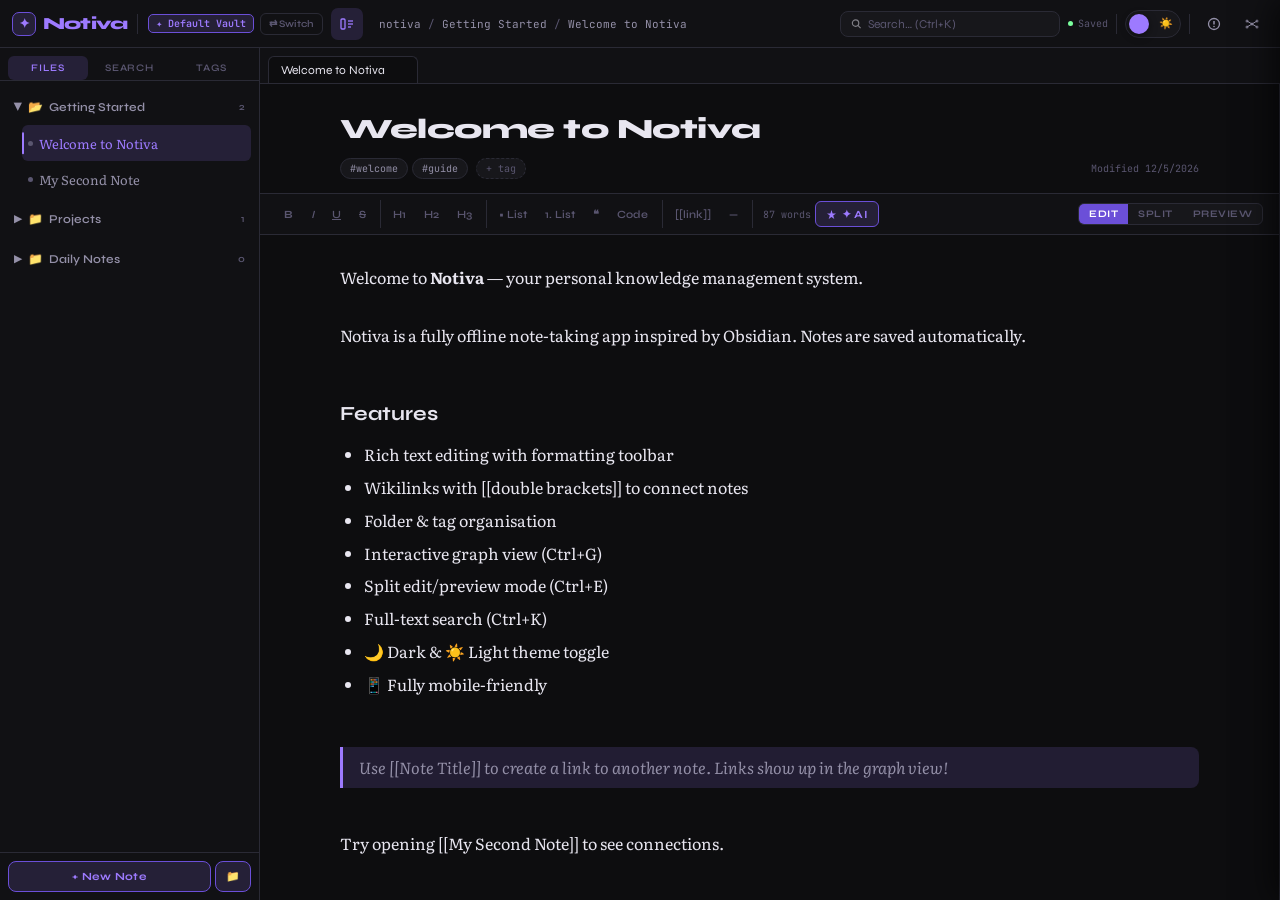
<file: index.html>
<!DOCTYPE html>
<html lang="en">
<head>
<meta charset="UTF-8">
<meta name="viewport" content="width=device-width, initial-scale=1.0, viewport-fit=cover">
<meta name="theme-color" content="#0d0d12">
<title>Notiva</title>
<link rel="manifest" href="manifest.json">
<link rel="apple-touch-icon" href="assets/icons/icon-192.png">
<link rel="icon" type="image/svg+xml" href="data:image/svg+xml,%3Csvg xmlns='http://www.w3.org/2000/svg' viewBox='0 0 32 32'%3E%3Crect width='32' height='32' rx='8' fill='%236b4fd8'/%3E%3Ctext x='50%25' y='54%25' dominant-baseline='central' text-anchor='middle' font-size='18' fill='white'%3E%E2%9C%A6%3C/text%3E%3C/svg%3E">
<style>
  body { margin:0; background:#0d0d12; display:flex; align-items:center; justify-content:center; height:100vh; }
  .splash { display:flex; flex-direction:column; align-items:center; gap:16px; }
  .splash-gem { width:64px; height:64px; border-radius:18px; background:linear-gradient(135deg,#7c6cf8,#5a4fd0); display:flex; align-items:center; justify-content:center; font-size:30px; box-shadow:0 12px 40px rgba(124,108,248,0.4); }
  .splash-title { font-family:system-ui,sans-serif; font-size:28px; font-weight:800; color:#f0effe; letter-spacing:-1px; }
  .splash-title span { color:#7c6cf8; }
</style>
</head>
<body>
<div class="splash">
  <div class="splash-gem">✦</div>
  <div class="splash-title">Noti<span>va</span></div>
</div>
<script>
(function() {
  // Detect: true mobile = narrow screen OR touch-only handheld
  var w = window.innerWidth;
  var hasTouch = 'ontouchstart' in window || navigator.maxTouchPoints > 0;
  var isMobile = w < 768 || (hasTouch && w < 1024);

  // Preserve any hash/search
  var qs = location.search || '';
  var hash = location.hash || '';

  if (isMobile) {
    location.replace('mobile.html' + qs + hash);
  } else {
    location.replace('desktop.html' + qs + hash);
  }
})();
</script>
</body>
</html>
</file>
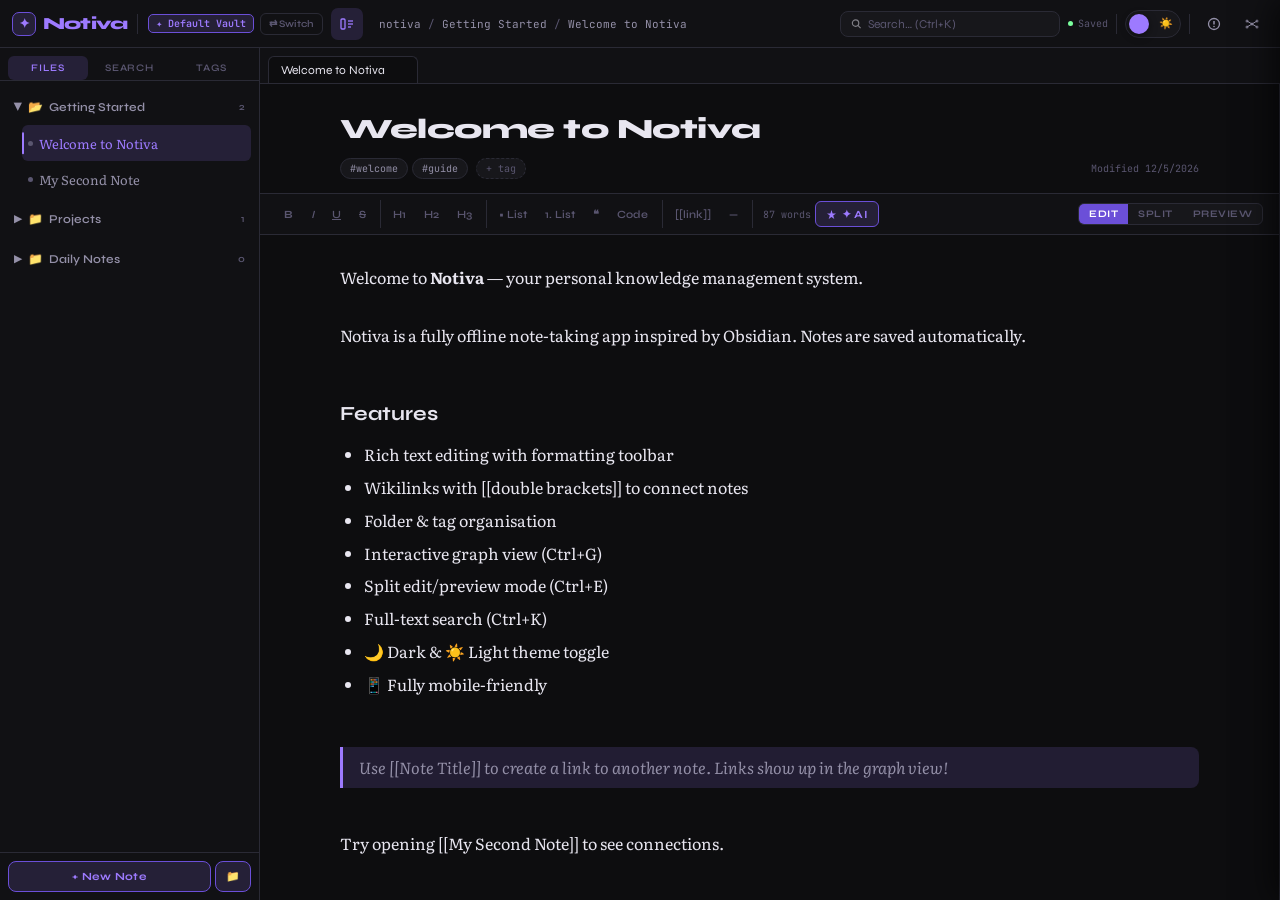
<file: desktop.html>
<!DOCTYPE html>
<html lang="en" data-theme="dark">
<head>
<meta charset="UTF-8">
<meta name="viewport" content="width=device-width, initial-scale=1.0, maximum-scale=1.0, user-scalable=no, viewport-fit=cover">
<meta name="description" content="Notiva — Your graph-based second brain. Offline-first note-taking.">
<meta name="theme-color" content="#111114" id="meta-theme-color">
<title>Notiva — Your Second Brain</title>
<link rel="icon" type="image/svg+xml" href="data:image/svg+xml,%3Csvg xmlns='http://www.w3.org/2000/svg' viewBox='0 0 32 32'%3E%3Crect width='32' height='32' rx='8' fill='%236b4fd8'/%3E%3Ctext x='50%25' y='50%25' dominant-baseline='central' text-anchor='middle' font-size='20' fill='white'%3E%E2%9C%A6%3C/text%3E%3C/svg%3E">
<link rel="preconnect" href="https://fonts.googleapis.com">
<link href="https://fonts.googleapis.com/css2?family=Literata:ital,wght@0,300;0,400;0,500;0,700;1,400&family=JetBrains+Mono:wght@300;400;500&family=Syne:wght@400;600;700;800&display=swap" rel="stylesheet">
<style>
/* =============================================
   theme.css — CSS custom properties
   Dark and Light theme tokens
   ============================================= */

:root,
[data-theme="dark"] {
  --bg-primary:    #0d0d0f;
  --bg-secondary:  #111114;
  --bg-tertiary:   #17171b;
  --bg-hover:      #1e1e24;
  --bg-active:     #252530;
  --border:        #2a2a35;
  --text-primary:  #e8e6f0;
  --text-secondary:#9490a8;
  --text-muted:    #5a5670;
  --accent:        #9d7aff;
  --accent-dim:    #6b4fd8;
  --accent-glow:   rgba(157,122,255,0.15);
  --accent-2:      #ff7ab8;
  --accent-3:      #7ae8ff;
  --accent-4:      #7aff9d;
  --gold:          #ffd97a;
  --shadow:        rgba(0,0,0,0.45);
  --shadow-lg:     rgba(0,0,0,0.65);
  --code-bg:       #17171b;
  --scrollbar:     #2a2a35;
  --tab-border:    #0d0d0f;
}

[data-theme="light"] {
  --bg-primary:    #f4f3f8;
  --bg-secondary:  #ffffff;
  --bg-tertiary:   #eceaf3;
  --bg-hover:      #e4e1f0;
  --bg-active:     #d8d4ec;
  --border:        #d4d0e8;
  --text-primary:  #1a1825;
  --text-secondary:#4e4868;
  --text-muted:    #9490a8;
  --accent:        #6b4fd8;
  --accent-dim:    #5038c0;
  --accent-glow:   rgba(107,79,216,0.12);
  --accent-2:      #c84090;
  --accent-3:      #0e8aaa;
  --accent-4:      #1a9850;
  --gold:          #a07800;
  --shadow:        rgba(0,0,0,0.10);
  --shadow-lg:     rgba(0,0,0,0.20);
  --code-bg:       #eceaf3;
  --scrollbar:     #ccc8dc;
  --tab-border:    #f4f3f8;
}

/* Apply smooth transitions on theme change */
*,
*::before,
*::after {
  box-sizing: border-box;
  margin: 0;
  padding: 0;
  transition:
    background-color 0.22s ease,
    border-color 0.22s ease,
    color 0.22s ease,
    box-shadow 0.22s ease;
}

/* Prevent transition on page load */
.no-transition * { transition: none !important; }
/* =============================================
   layout.css — Page structure and layout
   ============================================= */

html {
  -webkit-text-size-adjust: 100%;
  text-size-adjust: 100%;
}
html, body {
  height: 100%;
  height: 100dvh; /* dynamic viewport height for mobile */
}

body {
  background: var(--bg-primary);
  color: var(--text-primary);
  font-family: 'Literata', Georgia, serif;
  overflow: hidden;
  display: flex;
  flex-direction: column;
}

/* ── TOP BAR ── */
.topbar {
  height: 48px;
  background: var(--bg-secondary);
  border-bottom: 1px solid var(--border);
  display: flex;
  align-items: center;
  padding: 0 12px;
  gap: 8px;
  flex-shrink: 0;
  z-index: 200;
  /* safe area for notch */
  padding-left: max(12px, env(safe-area-inset-left));
  padding-right: max(12px, env(safe-area-inset-right));
}

.topbar-logo {
  font-family: 'Syne', sans-serif;
  font-weight: 800;
  font-size: 17px;
  color: var(--accent);
  letter-spacing: -0.8px;
  display: flex;
  align-items: center;
  gap: 7px;
  user-select: none;
  flex-shrink: 0;
}

.logo-gem {
  width: 24px; height: 24px;
  background: var(--accent-glow);
  border: 1.5px solid var(--accent-dim);
  border-radius: 7px;
  display: flex; align-items: center; justify-content: center;
  font-size: 13px;
}

.topbar-sep {
  width: 1px; height: 20px;
  background: var(--border);
  margin: 0 2px;
  flex-shrink: 0;
}

.topbar-crumb {
  flex: 1;
  font-family: 'JetBrains Mono', monospace;
  font-size: 11px;
  color: var(--text-muted);
  padding: 0 8px;
  white-space: nowrap;
  overflow: hidden;
  text-overflow: ellipsis;
}
.topbar-crumb span { color: var(--text-secondary); }

.topbar-search {
  display: flex; align-items: center; gap: 6px;
  background: var(--bg-tertiary);
  border: 1px solid var(--border);
  border-radius: 8px;
  padding: 5px 10px;
  width: 220px;
  flex-shrink: 0;
}
.topbar-search:focus-within {
  border-color: var(--accent-dim);
  box-shadow: 0 0 0 2px var(--accent-glow);
}
.topbar-search input {
  background: none; border: none; outline: none;
  color: var(--text-primary);
  font-family: 'Syne', sans-serif;
  font-size: 12px; width: 100%;
}
.topbar-search input::placeholder { color: var(--text-muted); }

.topbar-right {
  display: flex; align-items: center; gap: 6px;
  margin-left: auto;
}

/* ── WORKSPACE ── */
.workspace {
  flex: 1;
  display: flex;
  overflow: hidden;
  position: relative;
}

/* ── SIDEBAR ── */
.sidebar {
  width: 260px;
  background: var(--bg-secondary);
  border-right: 1px solid var(--border);
  display: flex;
  flex-direction: column;
  flex-shrink: 0;
  overflow: hidden;
  transition: width 0.22s ease;
}
.sidebar.collapsed { width: 0; }

.sidebar-header {
  display: flex; align-items: center;
  justify-content: space-between;
  padding: 12px 12px 8px;
  border-bottom: 1px solid var(--border);
}

.sidebar-tabs {
  display: flex;
  border-bottom: 1px solid var(--border);
  padding: 8px 8px 0;
  gap: 2px;
  flex-shrink: 0;
}
.sidebar-tab {
  flex: 1; padding: 6px 4px;
  border: none; background: none;
  color: var(--text-muted);
  font-family: 'Syne', sans-serif;
  font-size: 10px; font-weight: 600;
  letter-spacing: 0.8px; text-transform: uppercase;
  cursor: pointer; border-radius: 6px;
}
.sidebar-tab:hover { color: var(--text-secondary); background: var(--bg-hover); }
.sidebar-tab.active { color: var(--accent); background: var(--accent-glow); }

.sidebar-content {
  flex: 1; overflow-y: auto; padding: 8px;
}
.sidebar-content::-webkit-scrollbar { width: 3px; }
.sidebar-content::-webkit-scrollbar-thumb { background: var(--scrollbar); border-radius: 2px; }

.sidebar-actions {
  padding: 8px;
  border-top: 1px solid var(--border);
  display: flex; gap: 4px;
  flex-shrink: 0;
  padding-bottom: max(8px, env(safe-area-inset-bottom));
}

/* ── EDITOR AREA ── */
.editor-area {
  flex: 1;
  display: flex;
  flex-direction: column;
  overflow: hidden;
  background: var(--bg-primary);
}

.tabs-bar {
  height: 36px;
  background: var(--bg-secondary);
  border-bottom: 1px solid var(--border);
  display: flex;
  align-items: flex-end;
  padding: 0 8px;
  gap: 2px;
  overflow-x: auto;
  flex-shrink: 0;
}
.tabs-bar::-webkit-scrollbar { display: none; }

.editor-wrapper {
  flex: 1;
  display: flex;
  overflow: hidden;
}

.editor-container {
  flex: 1;
  display: flex;
  flex-direction: column;
  overflow: hidden;
}

/* ── RIGHT PANEL ── */
.right-panel {
  width: 260px;
  background: var(--bg-secondary);
  border-left: 1px solid var(--border);
  display: flex;
  flex-direction: column;
  flex-shrink: 0;
  overflow: hidden;
  transition: width 0.22s ease;
}
.right-panel.collapsed { width: 0; }
/* =============================================
   components.css — UI components
   ============================================= */

/* ── BUTTONS ── */
.topbar-btn {
  width: 32px; height: 32px;
  border-radius: 7px;
  border: none;
  background: transparent;
  color: var(--text-secondary);
  cursor: pointer;
  display: flex; align-items: center; justify-content: center;
  font-size: 14px;
  flex-shrink: 0;
  -webkit-tap-highlight-color: transparent;
}
.topbar-btn:hover { background: var(--bg-hover); color: var(--text-primary); }
.topbar-btn.active { background: var(--accent-glow); color: var(--accent); }
.topbar-btn:active { transform: scale(0.92); }

.btn-new {
  flex: 1; padding: 8px 6px;
  background: var(--accent-glow);
  border: 1px solid var(--accent-dim);
  border-radius: 8px;
  color: var(--accent);
  font-family: 'Syne', sans-serif;
  font-size: 11px; font-weight: 700;
  letter-spacing: 0.4px;
  cursor: pointer;
  display: flex; align-items: center; justify-content: center; gap: 4px;
  -webkit-tap-highlight-color: transparent;
}
.btn-new:hover { background: var(--accent-dim); color: #fff; }
.btn-new:active { transform: scale(0.97); }
.btn-new.btn-icon { flex: 0; padding: 8px 10px; }

.btn-primary {
  padding: 9px 18px; border-radius: 8px;
  background: var(--accent-dim); border: none;
  color: #fff; font-family: 'Syne', sans-serif;
  font-size: 13px; font-weight: 700;
  cursor: pointer;
  -webkit-tap-highlight-color: transparent;
}
.btn-primary:hover { background: var(--accent); }
.btn-primary:active { transform: scale(0.96); }

.btn-ghost {
  padding: 9px 18px; border-radius: 8px;
  background: transparent;
  border: 1px solid var(--border);
  color: var(--text-secondary);
  font-family: 'Syne', sans-serif;
  font-size: 13px; font-weight: 600;
  cursor: pointer;
  -webkit-tap-highlight-color: transparent;
}
.btn-ghost:hover { background: var(--bg-hover); color: var(--text-primary); }

/* ── THEME PILL ── */
.theme-pill {
  width: 56px; height: 28px;
  border-radius: 14px;
  border: 1.5px solid var(--border);
  background: var(--bg-tertiary);
  cursor: pointer; position: relative;
  display: flex; align-items: center; padding: 3px;
  flex-shrink: 0;
  -webkit-tap-highlight-color: transparent;
}
.theme-pill-thumb {
  width: 20px; height: 20px; border-radius: 50%;
  background: var(--accent);
  position: absolute; left: 3px;
  transition: transform 0.32s cubic-bezier(0.34,1.56,0.64,1), background 0.22s ease;
  box-shadow: 0 2px 8px var(--shadow);
}
[data-theme="light"] .theme-pill-thumb {
  transform: translateX(27px);
  background: var(--gold);
}
.theme-pill-bg {
  width: 100%;
  display: flex; justify-content: space-between;
  padding: 0 4px;
  font-size: 11px;
  pointer-events: none; user-select: none;
}

/* ── SAVING INDICATOR ── */
.saving-indicator {
  display: flex; align-items: center; gap: 5px;
  font-family: 'JetBrains Mono', monospace;
  font-size: 10px; color: var(--text-muted);
}
.saving-dot {
  width: 5px; height: 5px; border-radius: 50%;
  background: var(--accent-4); flex-shrink: 0;
}
@keyframes pulse { 0%,100%{opacity:1} 50%{opacity:0.35} }
.saving-dot.saving { animation: pulse 1s infinite; background: var(--gold); }

/* ── TABS ── */
.tab {
  display: flex; align-items: center; gap: 6px;
  padding: 6px 12px;
  border-radius: 6px 6px 0 0;
  cursor: pointer; white-space: nowrap;
  font-family: 'Syne', sans-serif;
  font-size: 12px; color: var(--text-muted);
  border: 1px solid transparent; border-bottom: none;
  background: transparent;
  -webkit-tap-highlight-color: transparent;
}
.tab:hover { color: var(--text-secondary); background: var(--bg-hover); }
.tab.active {
  color: var(--text-primary);
  background: var(--bg-primary);
  border-color: var(--border);
  border-bottom-color: var(--tab-border);
}
.tab-close {
  width: 14px; height: 14px;
  display: flex; align-items: center; justify-content: center;
  border-radius: 3px; font-size: 10px;
  opacity: 0; color: var(--text-muted);
}
.tab:hover .tab-close { opacity: 1; }
.tab-close:hover { background: var(--bg-hover); color: var(--accent-2); }

/* ── TREE / FILE LIST ── */
.tree-section { margin-bottom: 4px; }
.tree-folder {
  display: flex; align-items: center; gap: 6px;
  padding: 6px 6px; border-radius: 6px;
  cursor: pointer;
  font-family: 'Syne', sans-serif;
  font-size: 12px; font-weight: 600;
  color: var(--text-secondary);
  user-select: none;
  min-height: 36px;
  -webkit-tap-highlight-color: transparent;
}
.tree-folder:hover { background: var(--bg-hover); color: var(--text-primary); }
.tree-folder-icon { font-size: 10px; transition: transform 0.15s; flex-shrink: 0; }
.tree-folder.open .tree-folder-icon { transform: rotate(90deg); }
.tree-children { padding-left: 14px; }

.tree-item {
  display: flex; align-items: center; gap: 6px;
  padding: 6px 6px; border-radius: 6px;
  cursor: pointer;
  font-family: 'Literata', serif;
  font-size: 13px; color: var(--text-secondary);
  user-select: none; position: relative;
  min-height: 36px;
  -webkit-tap-highlight-color: transparent;
}
.tree-item:hover { background: var(--bg-hover); color: var(--text-primary); }
.tree-item.active { background: var(--accent-glow); color: var(--accent); }
.tree-item.active::before {
  content: ''; position: absolute; left: 0; top: 50%; transform: translateY(-50%);
  width: 2px; height: 60%; background: var(--accent); border-radius: 1px;
}
.tree-dot {
  width: 5px; height: 5px; border-radius: 50%;
  background: var(--text-muted); flex-shrink: 0;
}

/* ── PANEL ── */
.panel-tabs {
  display: flex; gap: 2px;
  padding: 8px 8px 0;
  border-bottom: 1px solid var(--border);
  flex-shrink: 0;
}
.ptab {
  padding: 5px 10px; border-radius: 6px 6px 0 0;
  border: 1px solid transparent; border-bottom: none;
  font-family: 'Syne', sans-serif;
  font-size: 10px; font-weight: 700;
  letter-spacing: 0.5px; text-transform: uppercase;
  cursor: pointer; color: var(--text-muted);
}
.ptab:hover { color: var(--text-secondary); }
.ptab.active {
  color: var(--accent);
  border-color: var(--border);
  border-bottom-color: var(--bg-secondary);
  background: var(--bg-secondary);
}
.panel-body {
  flex: 1; overflow-y: auto; padding-bottom: env(safe-area-inset-bottom);
}
.panel-body::-webkit-scrollbar { width: 3px; }
.panel-body::-webkit-scrollbar-thumb { background: var(--scrollbar); }
.panel-section { padding: 12px; border-bottom: 1px solid var(--border); }
.panel-section-title {
  font-family: 'Syne', sans-serif;
  font-size: 10px; font-weight: 700;
  color: var(--text-muted);
  letter-spacing: 0.8px; text-transform: uppercase;
  margin-bottom: 8px;
}
.tag-cloud { display: flex; flex-wrap: wrap; gap: 4px; }
.tag-chip {
  padding: 3px 8px; border-radius: 20px;
  font-family: 'JetBrains Mono', monospace; font-size: 10px;
  cursor: pointer; border: 1px solid var(--border); color: var(--text-secondary);
}
.tag-chip:nth-child(3n+1) { color: var(--accent); border-color: var(--accent-dim); background: var(--accent-glow); }
.tag-chip:nth-child(3n+2) { color: var(--accent-2); border-color: rgba(200,64,144,0.3); background: rgba(200,64,144,0.06); }
.tag-chip:nth-child(3n+3) { color: var(--accent-3); border-color: rgba(14,138,170,0.3); background: rgba(14,138,170,0.06); }
.linked-note {
  display: flex; align-items: center; gap: 8px;
  padding: 7px 8px; border-radius: 6px;
  cursor: pointer; font-size: 12px;
  color: var(--text-secondary); font-family: 'Literata', serif;
  min-height: 36px;
}
.linked-note:hover { background: var(--bg-hover); color: var(--text-primary); }
.linked-dot { width: 4px; height: 4px; border-radius: 50%; background: var(--accent); flex-shrink: 0; }
.stats-grid { display: grid; grid-template-columns: 1fr 1fr; gap: 6px; }
.stat-box {
  background: var(--bg-tertiary); border: 1px solid var(--border);
  border-radius: 8px; padding: 10px; text-align: center;
}
.stat-val {
  font-family: 'Syne', sans-serif; font-size: 22px; font-weight: 800;
  color: var(--accent); line-height: 1;
}
.stat-label {
  font-family: 'JetBrains Mono', monospace; font-size: 9px;
  color: var(--text-muted); text-transform: uppercase;
  letter-spacing: 0.5px; margin-top: 3px;
}

/* ── MODALS ── */
.modal-overlay {
  position: fixed; inset: 0;
  background: rgba(0,0,0,0.6);
  backdrop-filter: blur(6px);
  -webkit-backdrop-filter: blur(6px);
  z-index: 1000;
  display: none; align-items: center; justify-content: center;
  padding: 16px;
}
.modal-overlay.open { display: flex; }
.modal {
  background: var(--bg-secondary);
  border: 1px solid var(--border);
  border-radius: 16px; padding: 24px;
  width: 100%; max-width: 420px;
  box-shadow: 0 24px 80px var(--shadow-lg);
  animation: mIn 0.2s ease;
}
@keyframes mIn {
  from { opacity:0; transform: scale(0.95) translateY(-8px); }
  to   { opacity:1; transform: scale(1) translateY(0); }
}
.modal-title {
  font-family: 'Syne', sans-serif; font-size: 16px; font-weight: 800;
  color: var(--text-primary); margin-bottom: 16px; letter-spacing: -0.3px;
}
.modal-input {
  width: 100%; background: var(--bg-tertiary);
  border: 1px solid var(--border); border-radius: 8px;
  padding: 11px 14px; color: var(--text-primary);
  font-family: 'Literata', serif; font-size: 16px;
  outline: none; margin-bottom: 12px;
  -webkit-appearance: none;
}
.modal-input:focus { border-color: var(--accent-dim); box-shadow: 0 0 0 2px var(--accent-glow); }
.modal-select {
  width: 100%; background: var(--bg-tertiary);
  border: 1px solid var(--border); border-radius: 8px;
  padding: 11px 14px; color: var(--text-primary);
  font-family: 'Syne', sans-serif; font-size: 13px;
  outline: none; margin-bottom: 12px; cursor: pointer;
  -webkit-appearance: none;
}
.modal-btns { display: flex; gap: 8px; justify-content: flex-end; }

/* ── CONTEXT MENU ── */
.ctx-menu {
  position: fixed; z-index: 500;
  background: var(--bg-secondary);
  border: 1px solid var(--border);
  border-radius: 10px; padding: 6px;
  min-width: 160px;
  box-shadow: 0 8px 32px var(--shadow-lg);
  display: none;
}
.ctx-menu.open { display: block; }
.ctx-item {
  padding: 9px 14px; border-radius: 6px;
  font-family: 'Syne', sans-serif; font-size: 13px;
  color: var(--text-secondary); cursor: pointer;
  display: flex; align-items: center; gap: 8px;
  min-height: 38px;
  -webkit-tap-highlight-color: transparent;
}
.ctx-item:hover { background: var(--bg-hover); color: var(--text-primary); }
.ctx-item.danger:hover { background: rgba(255,70,70,0.1); color: #ff4444; }
.ctx-sep { height: 1px; background: var(--border); margin: 4px 0; }

/* ── TOAST ── */
.toast {
  position: fixed; bottom: 24px; left: 50%;
  transform: translateX(-50%) translateY(10px);
  background: var(--bg-secondary);
  border: 1px solid var(--border);
  border-radius: 10px; padding: 10px 18px;
  font-family: 'Syne', sans-serif; font-size: 13px;
  color: var(--text-primary);
  box-shadow: 0 8px 32px var(--shadow-lg);
  z-index: 2000;
  display: flex; align-items: center; gap: 8px;
  pointer-events: none; opacity: 0;
  white-space: nowrap;
  bottom: max(24px, env(safe-area-inset-bottom, 24px));
}
.toast.show { opacity: 1; transform: translateX(-50%) translateY(0); }
@keyframes toastIn {
  from { opacity:0; transform: translateX(-50%) translateY(10px); }
  to { opacity:1; transform: translateX(-50%) translateY(0); }
}
.toast-dot { width: 6px; height: 6px; border-radius: 50%; background: var(--accent-4); flex-shrink: 0; }

/* ── EMPTY STATE ── */
.empty-state {
  padding: 24px; text-align: center;
  color: var(--text-muted);
  font-family: 'Literata', serif;
  font-size: 13px; font-style: italic;
}

/* ── SEARCH HIGHLIGHT ── */
mark {
  background: var(--accent-glow);
  color: var(--accent);
  border-radius: 2px;
  padding: 0 1px;
}

/* ── FAB (Floating Action Button) ── */
.fab {
  position: fixed;
  bottom: max(24px, env(safe-area-inset-bottom, 24px));
  right: max(20px, env(safe-area-inset-right, 20px));
  width: 56px; height: 56px;
  border-radius: 50%;
  background: var(--accent-dim);
  border: none; color: #fff;
  display: none; align-items: center; justify-content: center;
  box-shadow: 0 4px 20px rgba(107,79,216,0.5);
  cursor: pointer; z-index: 300;
  -webkit-tap-highlight-color: transparent;
  transition: transform 0.15s ease, box-shadow 0.15s ease !important;
}
.fab:hover { transform: scale(1.08); box-shadow: 0 6px 28px rgba(107,79,216,0.65); }
.fab:active { transform: scale(0.94); }
/* =============================================
   editor.css — Note editor, toolbar, preview,
                welcome screen, graph view
   ============================================= */

/* ── WELCOME SCREEN ── */
.welcome-screen {
  flex: 1;
  display: flex; align-items: center; justify-content: center;
  flex-direction: column; gap: 14px;
  padding: 32px 24px;
  overflow-y: auto;
}
.welcome-icon {
  width: 72px; height: 72px;
  background: var(--accent-glow);
  border: 1.5px solid var(--accent-dim);
  border-radius: 20px;
  display: flex; align-items: center; justify-content: center;
  font-size: 30px;
  box-shadow: 0 0 50px var(--accent-glow);
}
.welcome-title {
  font-family: 'Syne', sans-serif;
  font-size: clamp(20px, 4vw, 26px);
  font-weight: 800; color: var(--text-primary);
  letter-spacing: -0.8px; text-align: center;
}
.welcome-sub {
  font-family: 'Literata', serif;
  font-size: 14px; color: var(--text-muted);
  text-align: center; max-width: 320px;
  line-height: 1.6; font-style: italic;
}
.welcome-shortcuts {
  display: grid; grid-template-columns: auto 1fr;
  gap: 7px 20px;
  background: var(--bg-secondary);
  border: 1px solid var(--border);
  border-radius: 14px; padding: 16px 20px;
  max-width: 340px; width: 100%;
}
.sk {
  font-family: 'JetBrains Mono', monospace;
  font-size: 11px; color: var(--accent); white-space: nowrap;
}
.sd {
  font-family: 'Syne', sans-serif;
  font-size: 11px; color: var(--text-secondary);
}
.welcome-cta {
  margin-top: 6px;
  font-size: 13px; padding: 10px 20px;
}

/* ── NOTE TITLE ── */
.note-title-input {
  background: none; border: none; outline: none;
  font-family: 'Syne', sans-serif;
  font-size: clamp(20px, 4vw, 28px);
  font-weight: 800;
  color: var(--text-primary);
  width: 100%;
  padding: 28px 80px 8px;
  caret-color: var(--accent);
  letter-spacing: -0.5px;
  flex-shrink: 0;
}
.note-title-input::placeholder { color: var(--text-muted); }

/* ── NOTE META ── */
.note-meta {
  padding: 4px 80px 14px;
  display: flex; align-items: center; gap: 8px;
  border-bottom: 1px solid var(--border);
  margin-bottom: 0;
  flex-wrap: wrap;
  flex-shrink: 0;
}
.tags-row { display: flex; flex-wrap: wrap; gap: 4px; }
.note-tag {
  display: inline-flex; align-items: center; gap: 4px;
  padding: 3px 9px; border-radius: 20px;
  background: var(--bg-tertiary);
  border: 1px solid var(--border);
  font-family: 'JetBrains Mono', monospace;
  font-size: 10px; color: var(--text-secondary);
  cursor: pointer;
  -webkit-tap-highlight-color: transparent;
}
.note-tag:hover { border-color: var(--accent-dim); color: var(--accent); }
.note-tag.add { border-style: dashed; color: var(--text-muted); }
.note-date {
  font-family: 'JetBrains Mono', monospace;
  font-size: 10px; color: var(--text-muted);
  margin-left: auto;
}

/* ── TOOLBAR ── */
.editor-toolbar {
  padding: 6px 16px;
  display: flex; align-items: center; gap: 4px;
  border-bottom: 1px solid var(--border);
  background: var(--bg-secondary);
  flex-shrink: 0;
  flex-wrap: wrap;
  overflow-x: auto;
}
.editor-toolbar::-webkit-scrollbar { display: none; }

.toolbar-group {
  display: flex; gap: 2px;
  padding-right: 6px;
  border-right: 1px solid var(--border);
}
.toolbar-group:last-of-type { border-right: none; padding-right: 0; }

.tb-btn {
  padding: 5px 8px; border-radius: 5px;
  border: none; background: transparent;
  color: var(--text-muted);
  font-family: 'Syne', sans-serif;
  font-size: 11px; font-weight: 600;
  cursor: pointer;
  display: flex; align-items: center; gap: 3px;
  min-height: 28px;
  -webkit-tap-highlight-color: transparent;
  white-space: nowrap;
}
.tb-btn:hover { background: var(--bg-hover); color: var(--text-primary); }
.tb-btn:active { transform: scale(0.9); }

.mode-toggle {
  display: flex;
  background: var(--bg-tertiary);
  border: 1px solid var(--border);
  border-radius: 6px; overflow: hidden;
  margin-left: auto;
}
.mode-btn {
  padding: 4px 10px; border: none;
  background: transparent; color: var(--text-muted);
  font-family: 'Syne', sans-serif;
  font-size: 10px; font-weight: 700;
  letter-spacing: 0.5px; text-transform: uppercase;
  cursor: pointer;
}
.mode-btn.active { background: var(--accent-dim); color: #fff; }

.word-count {
  font-family: 'JetBrains Mono', monospace;
  font-size: 10px; color: var(--text-muted);
  margin-left: 6px; white-space: nowrap;
}

/* ── EDITOR ── */
.note-editor {
  flex: 1;
  padding: 28px 80px;
  overflow-y: auto;
  outline: none;
  font-family: 'Literata', Georgia, serif;
  font-size: 16px; line-height: 1.8;
  color: var(--text-primary);
  caret-color: var(--accent);
  background: var(--bg-primary);
  word-break: break-word;
}
.note-editor::-webkit-scrollbar { width: 4px; }
.note-editor::-webkit-scrollbar-thumb { background: var(--scrollbar); border-radius: 2px; }
.note-editor:empty::before {
  content: attr(data-placeholder);
  color: var(--text-muted);
  pointer-events: none;
  font-style: italic;
}

/* content styles inside editor */
.note-editor h1 { font-family: 'Syne', sans-serif; font-size: 24px; font-weight: 800; margin: 20px 0 10px; }
.note-editor h2 { font-family: 'Syne', sans-serif; font-size: 20px; font-weight: 700; margin: 18px 0 8px; }
.note-editor h3 { font-family: 'Syne', sans-serif; font-size: 16px; font-weight: 600; margin: 14px 0 6px; color: var(--text-secondary); }
.note-editor blockquote { border-left: 3px solid var(--accent); padding: 6px 16px; margin: 12px 0; background: var(--accent-glow); border-radius: 0 8px 8px 0; color: var(--text-secondary); font-style: italic; }
.note-editor code { font-family: 'JetBrains Mono', monospace; font-size: 13px; background: var(--code-bg); padding: 2px 6px; border-radius: 4px; color: var(--accent-3); }
.note-editor ul, .note-editor ol { padding-left: 24px; margin: 8px 0; }
.note-editor li { margin-bottom: 4px; }
.note-editor hr { border: none; border-top: 1px solid var(--border); margin: 20px 0; }
.note-editor .wikilink { color: var(--accent-3); border-bottom: 1px dashed var(--accent-3); cursor: pointer; }
.note-editor .wikilink:hover { color: var(--accent); border-bottom-color: var(--accent); }

/* ── EDITOR IMAGES ─────────────────────────────────────── */
.note-editor img {
  max-width: 100%;
  height: auto;
  border-radius: 6px;
  display: block;
  margin: 8px 0;
  cursor: pointer;
  transition: box-shadow 0.15s ease !important;
  -webkit-user-select: none; user-select: none;
}
.note-editor img:hover {
  box-shadow: 0 0 0 2px var(--accent-dim);
}

/* Image wrapper when selected */
.img-wrap {
  display: inline-block;
  position: relative;
  line-height: 0;
  margin: 8px 0;
  max-width: 100%;
}
.img-wrap.selected > img {
  box-shadow: 0 0 0 2px var(--accent), 0 0 0 4px var(--accent-glow);
  border-radius: 6px;
}

/* Resize toolbar that floats above image */
.img-toolbar {
  position: absolute;
  top: -36px; left: 50%;
  transform: translateX(-50%);
  display: flex; align-items: center; gap: 3px;
  background: var(--bg-secondary);
  border: 1px solid var(--border);
  border-radius: 8px;
  padding: 4px 6px;
  box-shadow: 0 4px 16px var(--shadow-lg);
  z-index: 50;
  white-space: nowrap;
  pointer-events: all;
}
.img-toolbar-btn {
  padding: 3px 8px; border-radius: 5px; border: none;
  background: transparent; color: var(--text-secondary);
  font-family: 'Syne', sans-serif; font-size: 10px; font-weight: 700;
  cursor: pointer; -webkit-tap-highlight-color: transparent;
  min-height: 26px; min-width: 32px;
  display: flex; align-items: center; justify-content: center;
}
.img-toolbar-btn:hover { background: var(--bg-hover); color: var(--text-primary); }
.img-toolbar-btn.active { background: var(--accent-glow); color: var(--accent); }
.img-toolbar-sep {
  width: 1px; height: 16px;
  background: var(--border); flex-shrink: 0; margin: 0 2px;
}
.img-toolbar-del {
  padding: 3px 7px; border-radius: 5px; border: none;
  background: transparent; color: var(--text-muted);
  font-size: 12px; cursor: pointer;
  -webkit-tap-highlight-color: transparent;
  min-height: 26px; display: flex; align-items: center; justify-content: center;
}
.img-toolbar-del:hover { background: rgba(255,70,70,0.1); color: #ff6060; }

/* SE drag handle */
.img-resize-handle {
  position: absolute;
  bottom: -5px; right: -5px;
  width: 14px; height: 14px;
  background: var(--accent);
  border: 2px solid var(--bg-primary);
  border-radius: 3px;
  cursor: se-resize;
  z-index: 51;
  -webkit-tap-highlight-color: transparent;
  touch-action: none;
}

/* Size label badge */
.img-size-badge {
  position: absolute;
  bottom: 6px; right: 6px;
  background: rgba(0,0,0,0.55);
  color: #fff;
  font-family: 'JetBrains Mono', monospace; font-size: 10px;
  padding: 2px 6px; border-radius: 4px;
  pointer-events: none;
  opacity: 0;
  transition: opacity 0.15s !important;
}
.img-wrap.resizing .img-size-badge,
.img-wrap.selected .img-size-badge { opacity: 1; }

/* Preview area images */
.preview-area img { max-width: 100%; height: auto; border-radius: 6px; margin: 8px 0; display: block; }


/* ── PREVIEW ── */
.preview-area {
  flex: 1; padding: 28px 80px;
  overflow-y: auto;
  display: none;
  background: var(--bg-primary);
  word-break: break-word;
}
.preview-area::-webkit-scrollbar { width: 4px; }
.preview-area::-webkit-scrollbar-thumb { background: var(--scrollbar); border-radius: 2px; }
.preview-area h1 { font-family: 'Syne', sans-serif; font-size: 24px; font-weight: 800; color: var(--text-primary); margin-bottom: 14px; }
.preview-area h2 { font-family: 'Syne', sans-serif; font-size: 20px; font-weight: 700; color: var(--text-primary); margin: 22px 0 10px; }
.preview-area h3 { font-family: 'Syne', sans-serif; font-size: 16px; font-weight: 600; color: var(--text-secondary); margin: 16px 0 8px; }
.preview-area p { margin-bottom: 14px; line-height: 1.8; }
.preview-area code { font-family: 'JetBrains Mono', monospace; font-size: 13px; background: var(--code-bg); padding: 2px 6px; border-radius: 4px; color: var(--accent-3); }
.preview-area pre { background: var(--code-bg); border: 1px solid var(--border); border-radius: 8px; padding: 16px; margin: 16px 0; overflow-x: auto; }
.preview-area pre code { background: none; padding: 0; }
.preview-area blockquote { border-left: 3px solid var(--accent); padding: 8px 16px; margin: 16px 0; background: var(--accent-glow); border-radius: 0 8px 8px 0; color: var(--text-secondary); font-style: italic; }
.preview-area ul, .preview-area ol { padding-left: 24px; margin-bottom: 14px; }
.preview-area li { margin-bottom: 6px; line-height: 1.7; }
.preview-area strong { color: var(--text-primary); font-weight: 700; }
.preview-area em { color: var(--accent-2); font-style: italic; }
.preview-area a { color: var(--accent); text-decoration: none; border-bottom: 1px solid var(--accent-dim); }
.preview-area hr { border: none; border-top: 1px solid var(--border); margin: 24px 0; }
.preview-area .wikilink { color: var(--accent-3); border-bottom: 1px dashed var(--accent-3); cursor: pointer; }

/* ── GRAPH ── */
.graph-header {
  padding: 10px 16px;
  border-bottom: 1px solid var(--border);
  background: var(--bg-secondary);
  display: flex; align-items: center; gap: 8px;
  font-family: 'Syne', sans-serif; font-size: 12px;
  flex-shrink: 0;
}
.graph-title { color: var(--accent); font-weight: 700; }
.graph-sub { color: var(--text-muted); }

.graph-container {
  flex: 1; overflow: hidden; position: relative;
}
[data-theme="dark"] .graph-container {
  background: radial-gradient(ellipse at center, #14131e 0%, #0d0d0f 72%);
}
[data-theme="light"] .graph-container {
  background: radial-gradient(ellipse at center, #eae6f8 0%, #f4f3f8 72%);
}
#graph-canvas { width: 100%; height: 100%; display: block; touch-action: none; }
/* =============================================
   mobile.css — Responsive + mobile-first styles
   ============================================= */

/* ── VISIBILITY HELPERS ── */
.mobile-only  { display: none !important; }
.desktop-only { display: flex !important; }

/* Mobile search bar */
.mobile-search-bar {
  display: none;
  position: fixed;
  top: 50px; left: 0; right: 0;
  z-index: 360;
  align-items: center; gap: 8px;
  padding: 10px 14px;
  background: var(--bg-secondary);
  border-bottom: 1px solid var(--border);
  box-shadow: 0 4px 16px var(--shadow-lg);
}
.mobile-search-bar input {
  flex: 1; background: none; border: none; outline: none;
  color: var(--text-primary);
  font-family: 'Syne', sans-serif; font-size: 16px;
}
.mobile-search-bar input::placeholder { color: var(--text-muted); }
.mobile-search-bar button {
  background: none; border: none; color: var(--text-muted);
  font-size: 14px; cursor: pointer; padding: 6px;
  -webkit-tap-highlight-color: transparent;
}
.mobile-search-bar.visible { display: flex; }

/* Mobile overlay for sidebar */
.mobile-overlay {
  display: none;
  position: fixed; inset: 0;
  background: rgba(0,0,0,0.55);
  z-index: 299;
  backdrop-filter: blur(2px);
  -webkit-backdrop-filter: blur(2px);
}
.mobile-overlay.visible { display: block; }

/* ─────────────────────────────────────────
   TABLET — max 900px
───────────────────────────────────────── */
@media (max-width: 900px) {
  .right-panel {
    position: fixed;
    top: 48px; right: 0; bottom: 0;
    z-index: 250;
    width: 280px;
    transform: translateX(100%);
    transition: transform 0.25s ease !important;
    box-shadow: -4px 0 24px var(--shadow-lg);
  }
  .right-panel.open {
    transform: translateX(0);
  }

  .tabs-bar { display: none; }

  .note-title-input { padding: 20px 24px 8px; }
  .note-meta { padding: 4px 24px 12px; }
  .note-editor { padding: 20px 24px; }
  .preview-area { padding: 20px 24px; }

  .welcome-shortcuts { display: none; }
}

/* ─────────────────────────────────────────
   MOBILE — max 640px
───────────────────────────────────────── */
@media (max-width: 640px) {
  /* ── Visibility helpers ── */
  .mobile-only  { display: flex !important; }
  .desktop-only { display: none !important; }

  /* ── Topbar: lean, only logo + theme + mobile-search ── */
  .topbar { padding: 0 12px; height: 50px; gap: 8px; }
  .logo-gem { width: 24px; height: 24px; font-size: 13px; flex-shrink: 0; }
  .logo-text { font-size: 15px; }
  .topbar-crumb { display: none; }            /* too cramped on mobile */
  .topbar-sep { display: none; }
  /* hide panel/graph/sidebar-toggle from topbar on mobile — handled by bottom nav */
  #btn-toggle-sidebar { display: none !important; }
  #btn-toggle-panel   { display: none !important; }
  #btn-graph          { display: none !important; }
  .saving-indicator   { display: none; }      /* no room, status isn't critical */

  /* ── Workspace ── */
  /* account for topbar (50px) + bottom nav (60px + safe area) */
  .workspace {
    height: calc(100dvh - 50px - 60px - env(safe-area-inset-bottom, 0px));
    overflow: hidden;
  }

  /* ── Sidebar: full-height slide-in drawer ── */
  .sidebar {
    position: fixed;
    top: 0; left: 0; bottom: 0; z-index: 350;
    width: 82vw; max-width: 300px;
    transform: translateX(-100%);
    transition: transform 0.26s cubic-bezier(0.4,0,0.2,1) !important;
    box-shadow: 6px 0 32px var(--shadow-lg);
    border-right: 1px solid var(--border);
  }
  .sidebar.mobile-open { transform: translateX(0); }
  .sidebar.collapsed   { width: 82vw; max-width: 300px; }

  /* ── Tabs bar ── */
  .tabs-bar { display: none; }

  /* ── Note editor padding ── */
  .note-title-input { padding: 16px 16px 6px; font-size: 20px; }
  .note-meta        { padding: 4px 16px 10px; }
  .note-editor      { padding: 14px 16px; font-size: 15px; }
  .preview-area     { padding: 14px 16px; font-size: 15px; }

  /* ── Toolbar: scrollable row, hide less-used groups ── */
  .editor-toolbar {
    padding: 4px 8px;
    gap: 3px;
    flex-wrap: nowrap;
    overflow-x: auto;
    -webkit-overflow-scrolling: touch;
    scrollbar-width: none;
  }
  .editor-toolbar::-webkit-scrollbar { display: none; }
  .toolbar-group { padding-right: 4px; flex-shrink: 0; }
  .tb-btn { padding: 6px 9px; min-height: 34px; font-size: 12px; flex-shrink: 0; }
  .tb-hide-xs { display: none !important; }
  .tb-hide-sm { display: none !important; }

  /* AI trigger in toolbar: compact, no text */
  .ai-trigger-btn { padding: 4px 8px; font-size: 11px; flex-shrink: 0; }

  /* Mode toggle: hide on mobile (use bottom nav Edit instead) */
  .mode-toggle    { display: none !important; }
  .split-dir-btn  { display: none !important; }
  .word-count     { display: none !important; }

  /* ── Right panel: bottom sheet ── */
  .right-panel {
    position: fixed;
    top: auto; bottom: calc(60px + env(safe-area-inset-bottom, 0px));
    left: 0; right: 0;
    width: 100%; height: auto; max-height: 65dvh;
    border-left: none; border-right: none;
    border-top: 1px solid var(--border);
    border-radius: 18px 18px 0 0;
    transform: translateY(100%);
    transition: transform 0.26s cubic-bezier(0.4,0,0.2,1) !important;
    z-index: 320;
    box-shadow: 0 -8px 40px var(--shadow-lg);
  }
  .right-panel.open, .right-panel.mobile-open {
    transform: translateY(0);
    display: flex;
  }
  .right-panel::before {
    content: '';
    display: block;
    width: 36px; height: 4px;
    background: var(--border);
    border-radius: 2px;
    margin: 10px auto 0;
    flex-shrink: 0;
  }

  /* ── Graph panel: full screen overlay on mobile ── */
  .graph-panel {
    position: fixed !important;
    top: 50px; left: 0; right: 0;
    bottom: calc(60px + env(safe-area-inset-bottom, 0px));
    width: 100% !important;
    border-left: none;
    z-index: 310;
  }
  .graph-resize-handle { display: none; }

  /* ── AI panel: full screen on mobile ── */
  .ai-panel {
    top: 50px;
    bottom: calc(60px + env(safe-area-inset-bottom, 0px));
    width: 100vw; max-width: 100vw;
    border-left: none;
  }
  .ai-quick-actions { gap: 5px; padding: 8px 12px; flex-wrap: wrap; }
  .ai-quick-btn     { padding: 6px 12px; font-size: 11px; }

  /* ── Welcome screen ── */
  .welcome-screen { padding: 28px 20px; gap: 14px; }
  .welcome-icon   { width: 56px; height: 56px; font-size: 24px; }
  .welcome-title  { font-size: 22px; }
  .welcome-shortcuts { display: none; }
  .welcome-cta    { width: 100%; justify-content: center; padding: 12px; font-size: 14px; }

  /* ── Modals: slide up from bottom ── */
  .modal-overlay { align-items: flex-end; padding: 0; }
  .modal {
    border-radius: 20px 20px 0 0;
    padding: 20px 20px max(20px, env(safe-area-inset-bottom));
    width: 100%; max-width: 100%;
    border-bottom: none;
  }
  .modal-input, .modal-select { font-size: 16px; padding: 12px 14px; }
  .modal-btns { gap: 10px; }
  .btn-primary, .btn-ghost {
    padding: 12px 20px; font-size: 14px;
    flex: 1; justify-content: center; display: flex;
  }

  /* ── Tree items ── */
  .tree-item, .tree-folder { min-height: 44px; padding: 8px; }

  /* ── Properties panel tabs ── */
  .panel-tabs { padding: 12px 12px 0; }
  .ptab { padding: 8px 14px; font-size: 11px; }

  /* ── Toast: sit above bottom nav ── */
  .toast { bottom: calc(72px + env(safe-area-inset-bottom, 0px)); font-size: 13px; }

  /* ── FAB: hidden, bottom nav replaces it ── */
  .fab { display: none !important; }

  /* ── Context menu ── */
  .ctx-menu {
    position: fixed;
    bottom: calc(68px + env(safe-area-inset-bottom, 0px));
    top: auto; left: 8px; right: 8px; width: auto;
    border-radius: 16px; padding: 8px;
  }
  .ctx-item { padding: 13px 14px; font-size: 14px; min-height: 50px; }

  /* ── Vault screen ── */
  .vault-screen { padding-top: 0; }
  .vault-card { padding: 12px 14px; }

  /* ── Theme pill ── */
  .theme-pill { width: 48px; height: 26px; }

  /* ── CRITICAL: All inputs must be >= 16px to prevent iOS auto-zoom ── */
  input, textarea, select,
  .modal-input, .modal-select,
  .note-title-input,
  .ai-key-input, .ai-chat-input,
  .vault-form-input, .vault-pw-input,
  .topbar-search input,
  .mobile-search-bar input,
  #side-search, #global-search,
  #new-vault-name, #new-vault-pw, #new-vault-pw2,
  #new-note-name, #new-folder-name, #new-tag-val, #rename-val,
  #mobile-search-input, #ai-key-input, #ai-chat-input {
    font-size: 16px !important;
  }
}

/* ─────────────────────────────────────────
   VERY SMALL — max 380px
───────────────────────────────────────── */
@media (max-width: 380px) {
  .topbar { gap: 4px; }
  .logo-gem { display: none; }
  .logo-text { font-size: 15px; }
  .theme-pill { width: 44px; }
  .theme-pill-bg { font-size: 9px; }
}

/* ─────────────────────────────────────────
   LANDSCAPE MOBILE
───────────────────────────────────────── */
@media (max-width: 900px) and (orientation: landscape) and (max-height: 500px) {
  .topbar { height: 42px; }
  .note-title-input { padding: 12px 16px 4px; font-size: 18px; }
  .editor-toolbar { padding: 2px 10px; }
  .tb-btn { min-height: 28px; padding: 4px 7px; }
  .welcome-screen { padding: 16px; gap: 8px; }
  .welcome-icon { width: 44px; height: 44px; font-size: 20px; }
  .welcome-title { font-size: 18px; }
  .welcome-sub { font-size: 12px; }
}

/* ─────────────────────────────────────────
   TOUCH DEVICE — remove hover flicker
───────────────────────────────────────── */
@media (hover: none) {
  .tab-close { opacity: 0.6; }
  .tb-btn:hover { background: transparent; color: var(--text-muted); }
  .tree-item:hover { background: transparent; color: var(--text-secondary); }
  .tree-folder:hover { background: transparent; color: var(--text-secondary); }
  .topbar-btn:hover { background: transparent; color: var(--text-secondary); }
}

/* ─────────────────────────────────────────
   PRINT
───────────────────────────────────────── */
@media print {
  .topbar, .sidebar, .tabs-bar,
  .editor-toolbar, .right-panel, .fab,
  .toast, .ctx-menu { display: none !important; }
  .workspace { display: block; }
  .editor-area, .editor-container, .note-view { display: block !important; overflow: visible; }
  .note-editor { padding: 0; font-size: 12pt; }
}

/* ── MOBILE BOTTOM NAV ── */
.mobile-bottom-nav {
  display: none;
  background: var(--bg-secondary);
  border-top: 1px solid var(--border);
  height: 60px;
  height: calc(60px + env(safe-area-inset-bottom));
  padding-bottom: env(safe-area-inset-bottom);
  flex-shrink: 0;
  z-index: 200;
}
.mbn-btn {
  flex: 1; display: flex; flex-direction: column; align-items: center;
  justify-content: center; gap: 3px; border: none; background: none;
  color: var(--text-muted); font-family: 'Syne', sans-serif;
  font-size: 9px; font-weight: 600; letter-spacing: 0.5px;
  text-transform: uppercase; cursor: pointer; padding: 6px 0;
  -webkit-tap-highlight-color: transparent;
}
.mbn-btn.active { color: var(--accent); }
.mbn-new-btn { color: var(--accent) !important; }
@media (max-width: 640px) {
  .mobile-bottom-nav { display: flex; justify-content: space-around; align-items: stretch; }
  .toast { bottom: calc(72px + env(safe-area-inset-bottom, 0px)); }
}
/* note-view flex */
#note-view { display: flex; flex: 1; flex-direction: column; overflow: hidden; }
.editor-split-wrapper { flex: 1; display: flex; overflow: hidden; min-height: 0; }
/* sidebar overlay */
#sidebar-overlay {
  display: none; position: fixed; inset: 0;
  background: rgba(0,0,0,0.55); z-index: 299;
  backdrop-filter: blur(2px); -webkit-backdrop-filter: blur(2px);
}
#sidebar-overlay.visible { display: block; }
/* right panel open state (desktop) */
.right-panel { transition: width 0.22s ease !important; }


/* ── SPLIT DIRECTION TOGGLE ── */
.split-dir-btn {
  padding: 4px 8px; border-radius: 5px; border: none;
  background: var(--bg-tertiary); border: 1px solid var(--border);
  color: var(--text-muted); font-family: 'Syne', sans-serif;
  font-size: 10px; font-weight: 700; cursor: pointer;
  display: flex; align-items: center; gap: 4px;
  letter-spacing: 0.3px; flex-shrink: 0;
  -webkit-tap-highlight-color: transparent;
}
.split-dir-btn:hover { background: var(--bg-hover); color: var(--text-primary); border-color: var(--accent-dim); }

/* Split vertical (side by side) — default */
.editor-split-wrapper.split-vertical { flex-direction: row; }
/* Split horizontal (top / bottom) */
.editor-split-wrapper.split-horizontal { flex-direction: column; }
.editor-split-wrapper.split-horizontal .note-editor { flex: 1; border-bottom: 1px solid var(--border); border-right: none; }
.editor-split-wrapper.split-horizontal .preview-area { border-left: none !important; border-top: 1px solid var(--border); }

/* ── VAULT SCREEN STYLES ── */
.vault-screen {
  position: fixed; inset: 0;
  background: var(--bg-primary);
  display: flex; align-items: center; justify-content: center;
  flex-direction: column;
  z-index: 9000;
  padding: 24px;
  overflow-y: auto;
}
.vault-screen.hidden { display: none; }

.vault-hero {
  display: flex; flex-direction: column; align-items: center; gap: 10px;
  margin-bottom: 28px;
}
.vault-hero-gem {
  width: 80px; height: 80px;
  background: var(--accent-glow);
  border: 2px solid var(--accent-dim);
  border-radius: 24px;
  display: flex; align-items: center; justify-content: center;
  font-size: 36px;
  box-shadow: 0 0 60px var(--accent-glow), 0 0 120px var(--accent-glow);
  animation: gemPulse 3s ease-in-out infinite;
}
@keyframes gemPulse {
  0%,100% { box-shadow: 0 0 60px var(--accent-glow), 0 0 120px var(--accent-glow); }
  50% { box-shadow: 0 0 80px var(--accent-glow), 0 0 160px var(--accent-glow); }
}
.vault-hero-title {
  font-family: 'Syne', sans-serif; font-size: 30px; font-weight: 800;
  color: var(--text-primary); letter-spacing: -1px;
}
.vault-hero-title span { color: var(--accent); }
.vault-hero-sub {
  font-family: 'Literata', serif; font-size: 14px;
  color: var(--text-muted); font-style: italic;
}

.vault-container {
  width: 100%; max-width: 480px;
}

.vault-section-title {
  font-family: 'Syne', sans-serif; font-size: 10px; font-weight: 700;
  color: var(--text-muted); letter-spacing: 1px; text-transform: uppercase;
  margin-bottom: 8px; padding: 0 2px;
}

.vault-list {
  display: flex; flex-direction: column; gap: 6px;
  margin-bottom: 16px;
}

.vault-card {
  display: flex; align-items: center; gap: 14px;
  padding: 14px 16px;
  background: var(--bg-secondary);
  border: 1px solid var(--border);
  border-radius: 12px;
  cursor: pointer;
  transition: border-color 0.15s ease, box-shadow 0.15s ease !important;
  -webkit-tap-highlight-color: transparent;
}
.vault-card:hover {
  border-color: var(--accent-dim);
  box-shadow: 0 0 0 2px var(--accent-glow);
}
.vault-card:active { transform: scale(0.98); }

.vault-card-icon {
  width: 40px; height: 40px; border-radius: 10px;
  background: var(--accent-glow);
  border: 1px solid var(--accent-dim);
  display: flex; align-items: center; justify-content: center;
  font-size: 18px; flex-shrink: 0;
}
.vault-card-info { flex: 1; min-width: 0; }
.vault-card-name {
  font-family: 'Syne', sans-serif; font-size: 14px; font-weight: 700;
  color: var(--text-primary); white-space: nowrap; overflow: hidden; text-overflow: ellipsis;
}
.vault-card-meta {
  font-family: 'JetBrains Mono', monospace; font-size: 10px;
  color: var(--text-muted); margin-top: 2px;
}
.vault-card-lock {
  font-size: 14px; flex-shrink: 0; opacity: 0.6;
}
.vault-card-arrow {
  color: var(--text-muted); font-size: 16px; flex-shrink: 0;
}

.vault-create-btn {
  width: 100%; padding: 14px 16px;
  background: var(--accent-glow);
  border: 1px dashed var(--accent-dim);
  border-radius: 12px;
  color: var(--accent);
  font-family: 'Syne', sans-serif; font-size: 13px; font-weight: 700;
  cursor: pointer; display: flex; align-items: center; justify-content: center; gap: 8px;
  -webkit-tap-highlight-color: transparent;
}
.vault-create-btn:hover { background: var(--accent-dim); color: #fff; border-color: var(--accent-dim); border-style: solid; }

/* Vault unlock screen */
.vault-unlock {
  width: 100%; max-width: 380px;
  background: var(--bg-secondary);
  border: 1px solid var(--border);
  border-radius: 20px;
  padding: 28px 24px;
  display: flex; flex-direction: column; gap: 14px;
  box-shadow: 0 24px 80px var(--shadow-lg);
  animation: mIn 0.22s ease;
}
.vault-unlock-icon {
  width: 56px; height: 56px; border-radius: 14px;
  background: var(--accent-glow); border: 1.5px solid var(--accent-dim);
  display: flex; align-items: center; justify-content: center;
  font-size: 24px; align-self: center;
}
.vault-unlock-name {
  font-family: 'Syne', sans-serif; font-size: 18px; font-weight: 800;
  color: var(--text-primary); text-align: center; letter-spacing: -0.3px;
}
.vault-unlock-hint {
  font-family: 'Literata', serif; font-size: 12px;
  color: var(--text-muted); text-align: center; font-style: italic;
}
.vault-pw-input {
  width: 100%; background: var(--bg-tertiary);
  border: 1px solid var(--border); border-radius: 10px;
  padding: 13px 16px; color: var(--text-primary);
  font-family: 'JetBrains Mono', monospace; font-size: 16px;
  outline: none; letter-spacing: 2px; text-align: center;
  -webkit-appearance: none;
}
.vault-pw-input:focus { border-color: var(--accent-dim); box-shadow: 0 0 0 2px var(--accent-glow); }
.vault-pw-input.error {
  border-color: var(--accent-2); box-shadow: 0 0 0 2px rgba(255,122,184,0.15);
  animation: shake 0.35s ease;
}
@keyframes shake {
  0%,100% { transform: translateX(0); }
  25% { transform: translateX(-8px); }
  75% { transform: translateX(8px); }
}
.vault-unlock-btns { display: flex; gap: 8px; }
.vault-back-btn {
  padding: 11px 16px; border-radius: 9px;
  background: transparent; border: 1px solid var(--border);
  color: var(--text-secondary); font-family: 'Syne', sans-serif;
  font-size: 13px; font-weight: 600; cursor: pointer;
  -webkit-tap-highlight-color: transparent;
}
.vault-back-btn:hover { background: var(--bg-hover); color: var(--text-primary); }
.vault-open-btn {
  flex: 1; padding: 11px 16px; border-radius: 9px;
  background: var(--accent-dim); border: none;
  color: #fff; font-family: 'Syne', sans-serif;
  font-size: 13px; font-weight: 700; cursor: pointer;
  -webkit-tap-highlight-color: transparent;
}
.vault-open-btn:hover { background: var(--accent); }

/* Vault create form */
.vault-create-form {
  width: 100%; max-width: 400px;
  background: var(--bg-secondary);
  border: 1px solid var(--border);
  border-radius: 20px;
  padding: 28px 24px;
  display: flex; flex-direction: column; gap: 12px;
  box-shadow: 0 24px 80px var(--shadow-lg);
  animation: mIn 0.22s ease;
}
.vault-create-form-title {
  font-family: 'Syne', sans-serif; font-size: 18px; font-weight: 800;
  color: var(--text-primary); margin-bottom: 4px;
}
.vault-form-label {
  font-family: 'Syne', sans-serif; font-size: 10px; font-weight: 700;
  color: var(--text-muted); text-transform: uppercase; letter-spacing: 0.8px;
  margin-bottom: -6px;
}
.vault-form-input {
  width: 100%; background: var(--bg-tertiary);
  border: 1px solid var(--border); border-radius: 9px;
  padding: 12px 14px; color: var(--text-primary);
  font-family: 'Literata', serif; font-size: 16px;
  outline: none; -webkit-appearance: none;
}
.vault-form-input:focus { border-color: var(--accent-dim); box-shadow: 0 0 0 2px var(--accent-glow); }
.vault-pw-toggle {
  display: flex; align-items: center; gap: 8px; cursor: pointer;
  font-family: 'Syne', sans-serif; font-size: 12px; color: var(--text-secondary);
  padding: 4px 0;
}
.vault-pw-toggle input[type=checkbox] { accent-color: var(--accent); width: 14px; height: 14px; }
.vault-emoji-row {
  display: flex; gap: 8px; flex-wrap: wrap;
}
.vault-emoji-opt {
  width: 36px; height: 36px; border-radius: 8px; border: 1.5px solid var(--border);
  background: var(--bg-tertiary); cursor: pointer; font-size: 18px;
  display: flex; align-items: center; justify-content: center;
  -webkit-tap-highlight-color: transparent;
}
.vault-emoji-opt.selected { border-color: var(--accent-dim); background: var(--accent-glow); }
.vault-hint {
  font-family: 'Literata', serif; font-size: 11px; color: var(--text-muted);
  font-style: italic; line-height: 1.5;
}
.vault-topbar-info {
  display: flex; align-items: center; gap: 6px;
  font-family: 'Syne', sans-serif; font-size: 11px;
  color: var(--text-secondary); flex-shrink: 0;
}
.vault-badge {
  padding: 2px 7px; border-radius: 5px;
  background: var(--accent-glow); border: 1px solid var(--accent-dim);
  color: var(--accent); font-family: 'JetBrains Mono', monospace;
  font-size: 10px; font-weight: 600;
}
.vault-switch-btn {
  padding: 4px 8px; border-radius: 6px; border: 1px solid var(--border);
  background: transparent; color: var(--text-muted);
  font-family: 'Syne', sans-serif; font-size: 10px; font-weight: 600;
  cursor: pointer; white-space: nowrap;
  -webkit-tap-highlight-color: transparent;
}
.vault-switch-btn:hover { background: var(--bg-hover); color: var(--text-primary); }


/* ── GRAPH SIDE PANEL ── */
.graph-panel {
  width: 320px;
  min-width: 220px;
  max-width: 480px;
  flex-shrink: 0;
  display: flex;
  flex-direction: column;
  background: var(--bg-secondary);
  border-left: 1px solid var(--border);
  overflow: hidden;
  transition: width 0.22s ease;
  position: relative;
}
.graph-panel.hidden { display: none !important; }

.graph-panel-header {
  height: 36px;
  display: flex; align-items: center; gap: 8px;
  padding: 0 12px;
  border-bottom: 1px solid var(--border);
  background: var(--bg-secondary);
  flex-shrink: 0;
}
.graph-panel-title {
  font-family: 'Syne', sans-serif; font-size: 11px; font-weight: 700;
  color: var(--accent); letter-spacing: 0.5px; text-transform: uppercase;
  flex: 1;
}
.graph-panel-sub {
  font-family: 'JetBrains Mono', monospace; font-size: 9px;
  color: var(--text-muted);
}
.graph-panel-close {
  width: 24px; height: 24px; border-radius: 5px; border: none;
  background: transparent; color: var(--text-muted);
  cursor: pointer; display: flex; align-items: center; justify-content: center;
  font-size: 12px; flex-shrink: 0;
  -webkit-tap-highlight-color: transparent;
}
.graph-panel-close:hover { background: var(--bg-hover); color: var(--text-primary); }

/* Resize handle between graph panel and editor */
.graph-resize-handle {
  position: absolute; top: 0; left: 0; width: 4px; height: 100%;
  cursor: col-resize; z-index: 10;
  background: transparent;
}
.graph-resize-handle:hover,
.graph-resize-handle.dragging { background: var(--accent-dim); }

/* On mobile graph takes full editor-container width */
@media (max-width: 640px) {
  .graph-panel {
    position: absolute; inset: 0; width: 100% !important;
    z-index: 10;
  }
  .graph-panel.hidden { display: none; }
}


/* ── AI ─────────────────────────────────────── */

/* Toolbar: single clean ✦ AI button */
.ai-trigger-btn {
  display: flex; align-items: center; gap: 5px;
  padding: 4px 10px; border-radius: 6px;
  border: 1px solid var(--accent-dim);
  background: var(--accent-glow);
  color: var(--accent);
  font-family: 'Syne', sans-serif; font-size: 11px; font-weight: 700;
  cursor: pointer; white-space: nowrap; min-height: 26px;
  letter-spacing: 0.2px;
  -webkit-tap-highlight-color: transparent;
  transition: background 0.15s, box-shadow 0.15s !important;
}
.ai-trigger-btn:hover { background: var(--accent-dim); color: #fff; box-shadow: 0 0 10px var(--accent-glow); }
.ai-trigger-btn:active { transform: scale(0.96); }
.ai-trigger-btn.active { background: var(--accent-dim); color: #fff; }
.ai-trigger-btn.loading { opacity: 0.5; pointer-events: none; }

/* AI Panel — slides in from right */
.ai-panel {
  position: fixed; top: 0; right: 0; bottom: 0;
  width: 340px; max-width: 95vw;
  background: var(--bg-secondary);
  border-left: 1px solid var(--border);
  display: flex; flex-direction: column;
  z-index: 500;
  transform: translateX(100%);
  transition: transform 0.26s cubic-bezier(0.4,0,0.2,1) !important;
  box-shadow: -6px 0 32px var(--shadow-lg);
}
.ai-panel.open { transform: translateX(0); }

/* Panel header */
.ai-panel-header {
  height: 48px; flex-shrink: 0;
  display: flex; align-items: center; gap: 10px;
  padding: 0 16px;
  border-bottom: 1px solid var(--border);
  background: var(--bg-secondary);
}
.ai-header-icon {
  width: 26px; height: 26px; border-radius: 7px;
  background: linear-gradient(135deg, var(--accent-dim), var(--accent));
  display: flex; align-items: center; justify-content: center;
  font-size: 13px; flex-shrink: 0;
}
.ai-panel-title {
  font-family: 'Syne', sans-serif; font-size: 13px; font-weight: 800;
  color: var(--text-primary); flex: 1; letter-spacing: -0.2px;
}
.ai-panel-key-btn {
  width: 26px; height: 26px; border-radius: 6px; border: 1px solid var(--border);
  background: transparent; color: var(--text-muted);
  cursor: pointer; display: flex; align-items: center; justify-content: center;
  font-size: 12px; flex-shrink: 0;
  -webkit-tap-highlight-color: transparent;
}
.ai-panel-key-btn:hover { border-color: var(--accent-dim); color: var(--accent); background: var(--accent-glow); }
.ai-panel-key-btn.has-key { border-color: var(--accent-4); color: var(--accent-4); }
.ai-panel-close {
  width: 26px; height: 26px; border-radius: 6px; border: none;
  background: transparent; color: var(--text-muted);
  cursor: pointer; display: flex; align-items: center; justify-content: center;
  font-size: 14px; flex-shrink: 0;
}
.ai-panel-close:hover { background: var(--bg-hover); color: var(--text-primary); }

/* Key settings — compact inline section */
.ai-key-section {
  padding: 14px 16px 12px;
  border-bottom: 1px solid var(--border);
  background: var(--bg-primary);
  flex-shrink: 0;
  display: flex; flex-direction: column; gap: 10px;
}
.ai-key-section-title {
  font-family: 'Syne', sans-serif; font-size: 11px; font-weight: 700;
  color: var(--text-muted); text-transform: uppercase; letter-spacing: 0.7px;
}
.ai-key-row {
  display: flex; gap: 7px; align-items: center;
}
.ai-key-input {
  flex: 1; background: var(--bg-tertiary); border: 1px solid var(--border);
  border-radius: 8px; padding: 9px 12px; color: var(--text-primary);
  font-family: 'JetBrains Mono', monospace; font-size: 14px; outline: none;
  -webkit-appearance: none; letter-spacing: 0.5px; min-width: 0;
}
.ai-key-input:focus { border-color: var(--accent-dim); box-shadow: 0 0 0 2px var(--accent-glow); }
.ai-key-eye {
  background: none; border: none; color: var(--text-muted);
  cursor: pointer; font-size: 13px; padding: 4px; flex-shrink: 0;
}
.ai-key-eye:hover { color: var(--text-primary); }
.ai-key-save {
  padding: 8px 14px; border-radius: 8px; border: none;
  background: var(--accent-dim); color: #fff;
  font-family: 'Syne', sans-serif; font-size: 11px; font-weight: 700;
  cursor: pointer; flex-shrink: 0;
}
.ai-key-save:hover { background: var(--accent); }
.ai-key-footer {
  display: flex; align-items: center; justify-content: space-between;
}
.ai-key-status {
  display: flex; align-items: center; gap: 5px;
  font-family: 'JetBrains Mono', monospace; font-size: 10px; color: var(--text-muted);
}
.ai-key-dot { width: 6px; height: 6px; border-radius: 50%; }
.ai-key-dot.set { background: var(--accent-4); }
.ai-key-dot.unset { background: var(--text-muted); }
.ai-key-remove {
  background: none; border: none; color: var(--text-muted);
  font-family: 'Syne', sans-serif; font-size: 10px; cursor: pointer; padding: 2px;
}
.ai-key-remove:hover { color: #ff6060; }

/* No-key placeholder */
.ai-setup-state {
  flex: 1; display: flex; flex-direction: column; align-items: center;
  justify-content: center; gap: 12px; padding: 32px 20px; text-align: center;
}
.ai-setup-icon { font-size: 40px; opacity: 0.8; }
.ai-setup-title {
  font-family: 'Syne', sans-serif; font-size: 15px; font-weight: 800;
  color: var(--text-primary); letter-spacing: -0.2px;
}
.ai-setup-sub {
  font-family: 'Literata', serif; font-size: 12px; color: var(--text-muted);
  font-style: italic; line-height: 1.6; max-width: 240px;
}
.ai-setup-btn {
  padding: 10px 24px; border-radius: 9px; border: none;
  background: var(--accent-dim); color: #fff;
  font-family: 'Syne', sans-serif; font-size: 12px; font-weight: 700;
  cursor: pointer; margin-top: 4px;
}
.ai-setup-btn:hover { background: var(--accent); }

/* Main AI interface */
.ai-main {
  flex: 1; display: none; flex-direction: column; overflow: hidden;
}
.ai-main.visible { display: flex; }

/* Quick actions row — horizontal pills */
.ai-quick-actions {
  display: flex; gap: 6px; padding: 10px 14px;
  border-bottom: 1px solid var(--border);
  flex-shrink: 0; flex-wrap: wrap;
}
.ai-quick-btn {
  display: flex; align-items: center; gap: 5px;
  padding: 6px 12px; border-radius: 20px;
  border: 1px solid var(--border); background: var(--bg-tertiary);
  color: var(--text-secondary);
  font-family: 'Syne', sans-serif; font-size: 11px; font-weight: 600;
  cursor: pointer; white-space: nowrap;
  -webkit-tap-highlight-color: transparent;
  transition: border-color 0.12s, background 0.12s, color 0.12s !important;
}
.ai-quick-btn:hover { border-color: var(--accent-dim); color: var(--accent); background: var(--accent-glow); }
.ai-quick-btn:active { transform: scale(0.95); }
.ai-quick-btn.loading { opacity: 0.45; pointer-events: none; }

/* Chat area */
.ai-chat-area {
  flex: 1; overflow-y: auto; padding: 12px 14px;
  display: flex; flex-direction: column; gap: 10px;
}
.ai-chat-area::-webkit-scrollbar { width: 3px; }
.ai-chat-area::-webkit-scrollbar-thumb { background: var(--scrollbar); border-radius: 2px; }

.ai-msg {
  border-radius: 10px; padding: 10px 13px;
  font-family: 'Literata', serif; font-size: 13px; line-height: 1.7;
  animation: msgIn 0.16s ease;
}
@keyframes msgIn { from { opacity:0; transform: translateY(5px); } to { opacity:1; transform: none; } }
.ai-msg.user {
  background: var(--accent-glow); border: 1px solid var(--accent-dim);
  color: var(--text-primary); align-self: flex-end; max-width: 88%;
}
.ai-msg.assistant {
  background: var(--bg-tertiary); border: 1px solid var(--border);
  color: var(--text-primary); width: 100%;
}
.ai-msg.error {
  background: rgba(255,70,70,0.07); border: 1px solid rgba(255,70,70,0.25);
  color: #ff7575;
}
.ai-msg-label {
  font-family: 'Syne', sans-serif; font-size: 9px; font-weight: 700;
  color: var(--text-muted); text-transform: uppercase; letter-spacing: 0.6px;
  margin-bottom: 5px;
}
.ai-msg-actions { display: flex; gap: 6px; margin-top: 8px; flex-wrap: wrap; }
.ai-msg-btn {
  padding: 4px 10px; border-radius: 6px;
  border: 1px solid var(--border); background: var(--bg-secondary);
  color: var(--text-secondary);
  font-family: 'Syne', sans-serif; font-size: 10px; font-weight: 600; cursor: pointer;
}
.ai-msg-btn:hover { border-color: var(--accent-dim); color: var(--accent); background: var(--accent-glow); }

/* Thinking dots */
.ai-thinking {
  display: flex; align-items: center; gap: 8px; padding: 10px 13px;
  background: var(--bg-tertiary); border: 1px solid var(--border);
  border-radius: 10px; color: var(--text-muted);
  font-family: 'Syne', sans-serif; font-size: 11px;
}
.ai-dots { display: flex; gap: 3px; }
.ai-dots span {
  width: 5px; height: 5px; border-radius: 50%; background: var(--accent);
  animation: dotBounce 1.1s ease-in-out infinite;
}
.ai-dots span:nth-child(2) { animation-delay: 0.18s; }
.ai-dots span:nth-child(3) { animation-delay: 0.36s; }
@keyframes dotBounce { 0%,60%,100%{transform:translateY(0);opacity:.4} 30%{transform:translateY(-5px);opacity:1} }

/* Chat input */
.ai-input-row {
  padding: 10px 14px;
  border-top: 1px solid var(--border);
  display: flex; gap: 8px; align-items: flex-end; flex-shrink: 0;
  padding-bottom: max(10px, env(safe-area-inset-bottom));
}
.ai-chat-input {
  flex: 1; background: var(--bg-tertiary); border: 1px solid var(--border);
  border-radius: 10px; padding: 9px 12px; color: var(--text-primary);
  font-family: 'Literata', serif; font-size: 16px; outline: none;
  resize: none; min-height: 38px; max-height: 110px; line-height: 1.5;
  -webkit-appearance: none;
}
.ai-chat-input:focus { border-color: var(--accent-dim); box-shadow: 0 0 0 2px var(--accent-glow); }
.ai-chat-input::placeholder { color: var(--text-muted); font-style: italic; }
.ai-send-btn {
  width: 36px; height: 36px; border-radius: 9px; border: none;
  background: var(--accent-dim); color: #fff; cursor: pointer;
  display: flex; align-items: center; justify-content: center; flex-shrink: 0;
}
.ai-send-btn:hover { background: var(--accent); }
.ai-send-btn:disabled { opacity: 0.4; pointer-events: none; }

@media (max-width: 640px) {
  .ai-panel { top: 0; width: 100vw; max-width: 100vw; border-left: none; }
  .ai-quick-actions { gap: 5px; padding: 8px 12px; }
  .ai-quick-btn { padding: 5px 10px; font-size: 10px; }
}

</style>
</head>
<body>

<!-- TOP BAR -->
<header class="topbar">
  <div class="topbar-logo" style="cursor:default">
    <button class="topbar-hamburger mobile-only" onclick="openMobileSidebar()" title="Notes" style="background:none;border:none;color:var(--text-secondary);cursor:pointer;padding:4px;display:flex;align-items:center;justify-content:center;border-radius:6px;">
      <svg width="18" height="14" viewBox="0 0 18 14" fill="none"><line x1="0" y1="1" x2="18" y2="1" stroke="currentColor" stroke-width="1.8" stroke-linecap="round"/><line x1="0" y1="7" x2="14" y2="7" stroke="currentColor" stroke-width="1.8" stroke-linecap="round"/><line x1="0" y1="13" x2="10" y2="13" stroke="currentColor" stroke-width="1.8" stroke-linecap="round"/></svg>
    </button>
    <div class="logo-gem desktop-only">✦</div>
    <span class="logo-text">Notiva</span>
  </div>
  <div class="topbar-sep"></div>
  <div class="vault-topbar-info" id="vault-topbar-info-bar" style="display:none">
    <span class="vault-badge" id="vault-topbar-badge-bar">Default</span>
    <button class="vault-switch-btn" onclick="switchVault()">⇄ Switch</button>
  </div>
  <button class="topbar-btn active" id="btn-toggle-sidebar" title="Toggle Sidebar (Ctrl+\\)">
    <svg width="14" height="14" viewBox="0 0 14 14" fill="none"><rect x="1" y="2" width="4" height="10" rx="1" stroke="currentColor" stroke-width="1.3" fill="none"/><line x1="8" y1="4" x2="13" y2="4" stroke="currentColor" stroke-width="1.3"/><line x1="8" y1="7" x2="13" y2="7" stroke="currentColor" stroke-width="1.3"/><line x1="8" y1="10" x2="11" y2="10" stroke="currentColor" stroke-width="1.3"/></svg>
  </button>
  <div class="topbar-crumb"><span>notiva</span> / <span id="bc-folder">—</span> / <span id="bc-note">No file open</span></div>
  <div class="topbar-search desktop-only">
    <svg width="12" height="12" viewBox="0 0 12 12" fill="none" opacity=".5"><circle cx="5" cy="5" r="3.5" stroke="currentColor" stroke-width="1.3"/><line x1="7.5" y1="7.5" x2="10.5" y2="10.5" stroke="currentColor" stroke-width="1.3"/></svg>
    <input type="search" id="global-search" placeholder="Search… (Ctrl+K)" autocomplete="off">
  </div>
  <div class="topbar-right">
    <div class="saving-indicator">
      <div class="saving-dot" id="save-dot"></div>
      <span id="save-status" class="desktop-only">Saved</span>
    </div>
    <div class="topbar-sep desktop-only"></div>
    <button class="theme-pill" id="theme-pill" title="Toggle theme" role="switch" aria-checked="false">
      <div class="theme-pill-bg"><span>🌙</span><span>☀️</span></div>
      <div class="theme-pill-thumb"></div>
    </button>
    <div class="topbar-sep"></div>
    <button class="topbar-btn mobile-only" id="btn-mobile-search" title="Search">
      <svg width="15" height="15" viewBox="0 0 15 15" fill="none"><circle cx="6.5" cy="6.5" r="4.5" stroke="currentColor" stroke-width="1.5"/><line x1="9.5" y1="9.5" x2="13" y2="13" stroke="currentColor" stroke-width="1.5"/></svg>
    </button>
    <button class="topbar-btn" id="btn-toggle-panel" title="Properties Panel">
      <svg width="14" height="14" viewBox="0 0 14 14" fill="none"><circle cx="7" cy="7" r="5.5" stroke="currentColor" stroke-width="1.3" fill="none"/><line x1="7" y1="4" x2="7" y2="7.5" stroke="currentColor" stroke-width="1.5"/><circle cx="7" cy="9.5" r=".8" fill="currentColor"/></svg>
    </button>
    <button class="topbar-btn" id="btn-graph" title="Graph View (Ctrl+G)">
      <svg width="14" height="14" viewBox="0 0 14 14" fill="none"><circle cx="7" cy="7" r="1.5" fill="currentColor" opacity=".7"/><circle cx="2" cy="4" r="1.5" fill="currentColor" opacity=".7"/><circle cx="12" cy="4" r="1.5" fill="currentColor" opacity=".7"/><circle cx="2" cy="10" r="1.5" fill="currentColor" opacity=".7"/><circle cx="12" cy="10" r="1.5" fill="currentColor" opacity=".7"/><line x1="7" y1="7" x2="2" y2="4" stroke="currentColor" stroke-width="1"/><line x1="7" y1="7" x2="12" y2="4" stroke="currentColor" stroke-width="1"/><line x1="7" y1="7" x2="2" y2="10" stroke="currentColor" stroke-width="1"/><line x1="7" y1="7" x2="12" y2="10" stroke="currentColor" stroke-width="1"/></svg>
    </button>
  </div>
</header>

<!-- MOBILE SEARCH BAR -->
<div id="mobile-search-bar" class="mobile-search-bar" aria-hidden="true">
  <svg width="14" height="14" viewBox="0 0 14 14" fill="none" style="flex-shrink:0;opacity:.5"><circle cx="6" cy="6" r="4" stroke="currentColor" stroke-width="1.3"/><line x1="9" y1="9" x2="13" y2="13" stroke="currentColor" stroke-width="1.3"/></svg>
  <input type="search" id="mobile-search-input" placeholder="Search notes…" autocomplete="off">
  <button id="btn-close-mobile-search">✕</button>
</div>

<!-- WORKSPACE -->
<div class="workspace" id="workspace">

  <!-- Sidebar overlay (mobile) -->
  <div id="sidebar-overlay" aria-hidden="true"></div>

  <!-- SIDEBAR -->
  <aside class="sidebar" id="sidebar">
    <div class="sidebar-tabs">
      <button class="sidebar-tab active" onclick="switchSideTab('files',this)">Files</button>
      <button class="sidebar-tab" onclick="switchSideTab('search',this)">Search</button>
      <button class="sidebar-tab" onclick="switchSideTab('tags',this)">Tags</button>
    </div>
    <div class="sidebar-content">
      <div id="tab-files"></div>
      <div id="tab-search" style="display:none">
        <div style="padding:6px 0">
          <input type="search" id="side-search" class="modal-input" style="margin-bottom:8px;" placeholder="Search or #tag…" autocomplete="off">
          <div id="search-results"></div>
        </div>
      </div>
      <div id="tab-tags" style="display:none">
        <div id="all-tags"></div>
      </div>
    </div>
    <div class="sidebar-actions">
      <button class="btn-new" id="btn-new-note">+ New Note</button>
      <button class="btn-new btn-icon" id="btn-new-folder" title="New Folder">📁</button>
    </div>
  </aside>

  <!-- EDITOR AREA -->
  <main class="editor-area">
    <div class="tabs-bar" id="tabs-bar"></div>
    <div class="editor-wrapper">

      <div class="editor-container" id="editor-container">

        <!-- Welcome -->
        <div class="welcome-screen" id="welcome-screen">
          <div class="welcome-icon">✦</div>
          <div class="welcome-title">Welcome to Notiva</div>
          <div class="welcome-sub">Your graph-based knowledge workspace. Connect ideas, build your second brain.</div>
          <div class="welcome-shortcuts">
            <span class="sk">Ctrl+N</span><span class="sd">New note</span>
            <span class="sk">Ctrl+K</span><span class="sd">Quick search</span>
            <span class="sk">Ctrl+E</span><span class="sd">Toggle preview</span>
            <span class="sk">Ctrl+G</span><span class="sd">Graph view</span>
            <span class="sk">Ctrl+S</span><span class="sd">Save</span>
            <span class="sk">[[Note]]</span><span class="sd">Link a note</span>
          </div>
          <button class="btn-new welcome-cta" id="welcome-new-btn" style="max-width:200px;margin-top:4px">+ Create First Note</button>
        </div>

        <!-- Note View -->
        <div id="note-view" style="display:none">
          <input type="text" id="note-title" class="note-title-input" placeholder="Untitled Note">
          <div class="note-meta">
            <div id="tags-display" class="tags-row"></div>
            <button class="note-tag add" id="btn-add-tag">+ tag</button>
            <span class="note-date" id="note-date"></span>
          </div>
          <div class="editor-toolbar">
            <div class="toolbar-group">
              <button class="tb-btn" onclick="fmt('bold')"><strong>B</strong></button>
              <button class="tb-btn" onclick="fmt('italic')"><em>I</em></button>
              <button class="tb-btn" onclick="fmt('underline')"><u>U</u></button>
              <button class="tb-btn tb-hide-sm" onclick="fmt('strikethrough')"><s>S</s></button>
            </div>
            <div class="toolbar-group">
              <button class="tb-btn" onclick="iBlock('h1')">H1</button>
              <button class="tb-btn" onclick="iBlock('h2')">H2</button>
              <button class="tb-btn tb-hide-xs" onclick="iBlock('h3')">H3</button>
            </div>
            <div class="toolbar-group tb-hide-sm">
              <button class="tb-btn" onclick="iBlock('ul')">• List</button>
              <button class="tb-btn" onclick="iBlock('ol')">1. List</button>
              <button class="tb-btn" onclick="iBlock('blockquote')">❝</button>
              <button class="tb-btn" onclick="iBlock('code')">Code</button>
            </div>
            <div class="toolbar-group tb-hide-sm">
              <button class="tb-btn" onclick="insertWikiLink()">[[link]]</button>
              <button class="tb-btn" onclick="insertHR()">—</button>
            </div>
            <span class="word-count" id="word-count">0 words</span>
            <button class="ai-trigger-btn" id="ai-trigger-btn" onclick="openAIPanel()" title="AI Assistant (✦)">
              <svg width="11" height="11" viewBox="0 0 11 11" fill="none"><path d="M5.5 1l1.1 3.4H10L7.2 6.5l1.1 3.4L5.5 8l-2.8 1.9 1.1-3.4L1 4.4h3.4z" fill="currentColor"/></svg>
              ✦ AI
            </button>
            <button class="split-dir-btn" id="split-dir-btn" onclick="toggleSplitDir()" title="Toggle split direction" style="display:none">
              <svg id="split-dir-icon" width="13" height="13" viewBox="0 0 13 13" fill="none"><rect x="1" y="1" width="5" height="11" rx="1" stroke="currentColor" stroke-width="1.2" fill="none"/><rect x="7" y="1" width="5" height="11" rx="1" stroke="currentColor" stroke-width="1.2" fill="none"/></svg>
              <span id="split-dir-label">Side</span>
            </button>
            <div class="mode-toggle">
              <button class="mode-btn active" id="m-edit" onclick="setMode('edit')">Edit</button>
              <button class="mode-btn" id="m-split" onclick="setMode('split')">Split</button>
              <button class="mode-btn" id="m-preview" onclick="setMode('preview')">Preview</button>
            </div>
          </div>
          <div class="editor-split-wrapper">
            <div contenteditable="true" id="note-editor" class="note-editor" data-placeholder="Start writing… use [[ for wikilinks" spellcheck="true"></div>
            <div id="preview-pane" class="preview-area"></div>
          </div>
        </div>

      </div><!-- /editor-container -->

      <!-- GRAPH PANEL (right side, alongside note) -->
      <div class="graph-panel hidden" id="graph-panel">
        <div class="graph-panel-header">
          <span class="graph-panel-title">✦ Graph</span>
          <span class="graph-panel-sub" id="graph-panel-sub">all connections</span>
          <button class="graph-panel-close" onclick="hideGraph()" title="Close graph">✕</button>
        </div>
        <div class="graph-container" id="graph-container" style="flex:1;overflow:hidden;position:relative">
          <canvas id="graph-canvas"></canvas>
        </div>
        <div class="graph-resize-handle" id="graph-resize-handle"></div>
      </div>

      <!-- Right Panel -->
      <aside class="right-panel collapsed" id="right-panel">
        <div class="panel-tabs">
          <button class="ptab active" onclick="switchPanelTab('info',this)">Info</button>
          <button class="ptab" onclick="switchPanelTab('links',this)">Links</button>
          <button class="ptab" onclick="switchPanelTab('stats',this)">Stats</button>
        </div>
        <div class="panel-body" id="panel-body"></div>
      </aside>

    </div><!-- /editor-wrapper -->
  </main>

</div><!-- /workspace -->

<!-- AI PANEL -->
<div class="ai-panel" id="ai-panel">

  <!-- Header -->
  <div class="ai-panel-header">
    <div class="ai-header-icon">✦</div>
    <div class="ai-panel-title">Notiva AI</div>
    <button id="desktop-model-badge" onclick="openDesktopModelModal()"
      style="display:flex;align-items:center;gap:4px;background:var(--bg-tertiary);border:1px solid var(--border);border-radius:8px;padding:4px 8px;cursor:pointer;flex-shrink:0;min-width:0">
      <span style="width:8px;height:8px;border-radius:50%;background:#7c6cf8;display:inline-block;margin-right:2px;flex-shrink:0"></span>
      <span style="font-size:11px;font-weight:700;color:var(--text-secondary);font-family:'Syne',sans-serif;white-space:nowrap">⚫ GPT-4o Mini</span>
      <span style="font-size:10px;color:var(--text-muted)">▾</span>
    </button>
    <button class="ai-panel-key-btn" id="ai-key-icon-btn" onclick="toggleAIKeyPanel()" title="API Key settings">🔑</button>
    <button class="ai-panel-close" onclick="closeAIPanel()" title="Close">✕</button>
  </div>

  <!-- Key section (collapsed by default) -->
  <div class="ai-key-section" id="ai-key-section" style="display:none">
    <div class="ai-key-section-title">API Key</div>
    <div class="ai-key-row">
      <input type="password" class="ai-key-input" id="ai-key-input"
             placeholder="Paste your AI agent key…"
             autocomplete="off" spellcheck="false">
      <button class="ai-key-eye" id="ai-key-vis-btn" onclick="toggleKeyVisibility()" title="Show/hide">👁</button>
      <button class="ai-key-save" onclick="saveAPIKey()">Save</button>
    </div>
    <div class="ai-key-footer">
      <div class="ai-key-status">
        <div class="ai-key-dot unset" id="ai-key-dot"></div>
        <span id="ai-key-status-text">No key saved</span>
      </div>
      <button class="ai-key-remove" id="ai-clear-btn" onclick="clearAPIKey()" style="display:none">Remove</button>
    </div>
  </div>

  <!-- No-key state -->
  <div class="ai-setup-state" id="ai-no-key-state">
    <div class="ai-setup-icon">✦</div>
    <div class="ai-setup-title">Connect your AI</div>
    <div class="ai-setup-sub">Add an API key to unlock AI features. Your key is stored only on your device — never visible to anyone else.</div>
    <button class="ai-setup-btn" onclick="showAIKeySection()">Add API Key</button>
  </div>

  <!-- Main interface -->
  <div class="ai-main" id="ai-main-interface">
    <!-- Quick action pills -->
    <div class="ai-quick-actions" id="ai-actions-grid">
      <button class="ai-quick-btn" onclick="aiAction('summarize')">📋 Summarize</button>
      <button class="ai-quick-btn" onclick="aiAction('continue')">✍️ Continue</button>
      <button class="ai-quick-btn" onclick="aiAction('autotag')">🏷️ Auto-Tag</button>
      <button class="ai-quick-btn" onclick="aiAction('related')">🔗 Related</button>
    </div>
    <!-- Chat -->
    <div class="ai-chat-area" id="ai-chat-area"></div>
    <!-- Input -->
    <div class="ai-input-row">
      <textarea class="ai-chat-input" id="ai-chat-input"
                placeholder="Ask anything about this note…" rows="1"></textarea>
      <button class="ai-send-btn" id="ai-send-btn" onclick="aiSendChat()" title="Send">
        <svg width="15" height="15" viewBox="0 0 15 15" fill="none"><path d="M13 7.5L2 2l2.5 5.5L2 13l11-5.5z" fill="currentColor"/></svg>
      </button>
    </div>
  </div>

</div>


<!-- MOBILE BOTTOM NAV -->
<nav class="mobile-bottom-nav" id="mobile-bottom-nav">
  <button class="mbn-btn active" id="mbn-notes" onclick="mobileSwitchView('notes')">
    <svg width="20" height="20" viewBox="0 0 20 20" fill="none"><rect x="3" y="2" width="14" height="16" rx="2" stroke="currentColor" stroke-width="1.5" fill="none"/><line x1="6" y1="7" x2="14" y2="7" stroke="currentColor" stroke-width="1.3"/><line x1="6" y1="10" x2="14" y2="10" stroke="currentColor" stroke-width="1.3"/><line x1="6" y1="13" x2="10" y2="13" stroke="currentColor" stroke-width="1.3"/></svg>
    <span>Notes</span>
  </button>
  <button class="mbn-btn" id="mbn-editor" onclick="mobileSwitchView('editor')">
    <svg width="20" height="20" viewBox="0 0 20 20" fill="none"><path d="M4 16l1.5-4 8-8 2.5 2.5-8 8L4 16z" stroke="currentColor" stroke-width="1.5" fill="none"/><line x1="11.5" y1="5.5" x2="14" y2="8" stroke="currentColor" stroke-width="1.5"/></svg>
    <span>Edit</span>
  </button>
  <button class="mbn-btn mbn-new-btn" onclick="openNewNoteModal()">
    <svg width="22" height="22" viewBox="0 0 22 22" fill="none"><circle cx="11" cy="11" r="10" fill="var(--accent-dim)"/><line x1="11" y1="6" x2="11" y2="16" stroke="white" stroke-width="2.2"/><line x1="6" y1="11" x2="16" y2="11" stroke="white" stroke-width="2.2"/></svg>
    <span>New</span>
  </button>
  <button class="mbn-btn" id="mbn-ai" onclick="mobileSwitchView('ai')">
    <svg width="20" height="20" viewBox="0 0 20 20" fill="none"><path d="M10 2l1.8 5.5H18l-4.9 3.5 1.8 5.5L10 13l-4.9 3.5 1.8-5.5L2 7.5h6.2z" fill="currentColor" opacity=".8"/></svg>
    <span>AI</span>
  </button>
  <button class="mbn-btn" id="mbn-graph" onclick="mobileSwitchView('graph')">
    <svg width="20" height="20" viewBox="0 0 20 20" fill="none"><circle cx="10" cy="10" r="2" fill="currentColor" opacity=".7"/><circle cx="3" cy="6" r="2" fill="currentColor" opacity=".7"/><circle cx="17" cy="6" r="2" fill="currentColor" opacity=".7"/><circle cx="3" cy="14" r="2" fill="currentColor" opacity=".7"/><circle cx="17" cy="14" r="2" fill="currentColor" opacity=".7"/><line x1="10" y1="10" x2="3" y2="6" stroke="currentColor" stroke-width="1.2"/><line x1="10" y1="10" x2="17" y2="6" stroke="currentColor" stroke-width="1.2"/><line x1="10" y1="10" x2="3" y2="14" stroke="currentColor" stroke-width="1.2"/><line x1="10" y1="10" x2="17" y2="14" stroke="currentColor" stroke-width="1.2"/></svg>
    <span>Graph</span>
  </button>
</nav>

<!-- MODALS -->
<div class="modal-overlay" id="modal-new">
  <div class="modal">
    <div class="modal-title">✦ Create New Note</div>
    <input type="text" id="new-note-name" class="modal-input" placeholder="Note title…" autocomplete="off">
    <select id="new-note-folder" class="modal-select"></select>
    <div class="modal-btns">
      <button class="btn-ghost" onclick="closeModal('modal-new')">Cancel</button>
      <button class="btn-primary" onclick="createNote()">Create</button>
    </div>
  </div>
</div>

<div class="modal-overlay" id="modal-folder">
  <div class="modal">
    <div class="modal-title">📁 New Folder</div>
    <input type="text" id="new-folder-name" class="modal-input" placeholder="Folder name…" autocomplete="off">
    <div class="modal-btns">
      <button class="btn-ghost" onclick="closeModal('modal-folder')">Cancel</button>
      <button class="btn-primary" onclick="createFolder()">Create</button>
    </div>
  </div>
</div>

<div class="modal-overlay" id="modal-tag">
  <div class="modal">
    <div class="modal-title"># Add Tag</div>
    <input type="text" id="new-tag-val" class="modal-input" placeholder="tag name…" autocomplete="off">
    <div class="modal-btns">
      <button class="btn-ghost" onclick="closeModal('modal-tag')">Cancel</button>
      <button class="btn-primary" onclick="addTag()">Add</button>
    </div>
  </div>
</div>

<div class="modal-overlay" id="modal-rename">
  <div class="modal">
    <div class="modal-title">✎ Rename Note</div>
    <input type="text" id="rename-val" class="modal-input" placeholder="New name…" autocomplete="off">
    <div class="modal-btns">
      <button class="btn-ghost" onclick="closeModal('modal-rename')">Cancel</button>
      <button class="btn-primary" onclick="doRename()">Rename</button>
    </div>
  </div>
</div>

<!-- Context Menu -->
<div class="ctx-menu" id="ctx-menu">
  <div class="ctx-item" onclick="ctxOpen()">📄 Open Note</div>
  <div class="ctx-item" onclick="ctxRename()">✎ Rename</div>
  <div class="ctx-sep"></div>
  <div class="ctx-item danger" onclick="ctxDelete()">✕ Delete</div>
</div>

<!-- Toast -->
<div class="toast" id="toast">
  <div class="toast-dot"></div>
  <span id="toast-msg">Saved!</span>
</div>


<!-- VAULT SCREEN -->
<div class="vault-screen" id="vault-screen">
  <div class="vault-hero">
    <div class="vault-hero-gem">✦</div>
    <div class="vault-hero-title">Noti<span>va</span></div>
    <div class="vault-hero-sub">Your personal knowledge vaults</div>
  </div>

  <!-- Vault list view -->
  <div class="vault-container" id="vault-list-view">
    <div class="vault-section-title">Your Vaults</div>
    <div class="vault-list" id="vault-list-cards"></div>
    <button class="vault-create-btn" onclick="showVaultCreateForm()">
      <svg width="16" height="16" viewBox="0 0 16 16" fill="none"><circle cx="8" cy="8" r="7" stroke="currentColor" stroke-width="1.5"/><line x1="8" y1="4.5" x2="8" y2="11.5" stroke="currentColor" stroke-width="2"/><line x1="4.5" y1="8" x2="11.5" y2="8" stroke="currentColor" stroke-width="2"/></svg>
      Create New Vault
    </button>
  </div>

  <!-- Unlock view -->
  <div id="vault-unlock-view" style="display:none;width:100%;max-width:380px">
    <div class="vault-unlock">
      <div class="vault-unlock-icon" id="unlock-icon">🔒</div>
      <div class="vault-unlock-name" id="unlock-name">Vault</div>
      <div class="vault-unlock-hint" id="unlock-hint">Enter your password to unlock</div>
      <input type="password" class="vault-pw-input" id="unlock-pw" placeholder="••••••••" autocomplete="current-password">
      <div style="font-size:11px;color:var(--accent-2);text-align:center;min-height:16px" id="unlock-error"></div>
      <div class="vault-unlock-btns">
        <button class="vault-back-btn" onclick="showVaultList()">← Back</button>
        <button class="vault-open-btn" onclick="attemptUnlock()">Unlock Vault</button>
      </div>
    </div>
  </div>

  <!-- Create vault form -->
  <div id="vault-create-view" style="display:none;width:100%;max-width:400px">
    <div class="vault-create-form">
      <div class="vault-create-form-title">✦ New Vault</div>
      <div class="vault-form-label">Vault Name</div>
      <input type="text" class="vault-form-input" id="new-vault-name" placeholder="My Vault" autocomplete="off" maxlength="32">
      <div class="vault-form-label">Icon</div>
      <div class="vault-emoji-row" id="vault-emoji-row">
        <div class="vault-emoji-opt selected" data-emoji="✦" onclick="selectVaultEmoji(this)">✦</div>
        <div class="vault-emoji-opt" data-emoji="📚" onclick="selectVaultEmoji(this)">📚</div>
        <div class="vault-emoji-opt" data-emoji="💡" onclick="selectVaultEmoji(this)">💡</div>
        <div class="vault-emoji-opt" data-emoji="🔬" onclick="selectVaultEmoji(this)">🔬</div>
        <div class="vault-emoji-opt" data-emoji="🎨" onclick="selectVaultEmoji(this)">🎨</div>
        <div class="vault-emoji-opt" data-emoji="🚀" onclick="selectVaultEmoji(this)">🚀</div>
        <div class="vault-emoji-opt" data-emoji="💼" onclick="selectVaultEmoji(this)">💼</div>
        <div class="vault-emoji-opt" data-emoji="🌿" onclick="selectVaultEmoji(this)">🌿</div>
        <div class="vault-emoji-opt" data-emoji="⚙️" onclick="selectVaultEmoji(this)">⚙️</div>
        <div class="vault-emoji-opt" data-emoji="🎯" onclick="selectVaultEmoji(this)">🎯</div>
      </div>
      <label class="vault-pw-toggle">
        <input type="checkbox" id="vault-has-password" onchange="toggleVaultPwField()">
        Lock vault with a password
      </label>
      <div id="vault-pw-fields" style="display:none;display:flex;flex-direction:column;gap:8px">
        <div class="vault-form-label">Password</div>
        <input type="password" class="vault-form-input" id="new-vault-pw" placeholder="Enter password" autocomplete="new-password">
        <div class="vault-form-label">Confirm Password</div>
        <input type="password" class="vault-form-input" id="new-vault-pw2" placeholder="Confirm password" autocomplete="new-password">
      </div>
      <div class="vault-hint">Notes are stored in your browser. Password protection uses a secure hash — if you forget it, the vault cannot be recovered.</div>
      <div style="font-size:11px;color:var(--accent-2);min-height:16px" id="create-vault-error"></div>
      <div style="display:flex;gap:8px;margin-top:4px">
        <button class="vault-back-btn" onclick="showVaultList()">← Back</button>
        <button class="vault-open-btn" style="flex:1" onclick="createVault()">Create Vault</button>
      </div>
    </div>
  </div>

  <!-- Theme toggle on vault screen -->
  <div style="position:fixed;top:16px;right:16px">
    <button class="theme-pill" id="vault-theme-pill" title="Toggle theme" role="switch" aria-checked="false">
      <div class="theme-pill-bg"><span>🌙</span><span>☀️</span></div>
      <div class="theme-pill-thumb"></div>
    </button>
  </div>
</div>

<!-- Vault topbar badge (shown when inside a vault) -->
<div class="vault-topbar-info" id="vault-topbar-info" style="display:none">
  <span class="vault-badge" id="vault-topbar-badge">Default</span>
  <button class="vault-switch-btn" onclick="switchVault()">⇄ Switch</button>
</div>

<script>

// === state.js ===
/* ═══════════════════════════════════════════════
   js/state.js  —  App state, vault data, persistence
   ═══════════════════════════════════════════════ */
'use strict';

const DEFAULT_VAULT = {
  folders: [
    { id: 'f1', name: 'Getting Started', open: true },
    { id: 'f2', name: 'Projects', open: false },
    { id: 'f3', name: 'Daily Notes', open: false }
  ],
  notes: [
    {
      id: 'n1', folderId: 'f1', title: 'Welcome to Notiva',
      content: `Welcome to <strong>Notiva</strong> — your personal knowledge management system.<br><br>
Notiva is a fully offline note-taking app inspired by Obsidian. Notes are saved automatically.<br><br>
<h2>Features</h2>
<ul>
<li>Rich text editing with formatting toolbar</li>
<li>Wikilinks with [[double brackets]] to connect notes</li>
<li>Folder &amp; tag organisation</li>
<li>Interactive graph view (Ctrl+G)</li>
<li>Split edit/preview mode (Ctrl+E)</li>
<li>Full-text search (Ctrl+K)</li>
<li>🌙 Dark &amp; ☀️ Light theme toggle</li>
<li>📱 Fully mobile-friendly</li>
</ul>
<br>
<blockquote>Use [[Note Title]] to create a link to another note. Links show up in the graph view!</blockquote>
<br>Try opening [[My Second Note]] to see connections.`,
      tags: ['welcome', 'guide'], created: Date.now()-86400000, modified: Date.now()
    },
    {
      id: 'n2', folderId: 'f1', title: 'My Second Note',
      content: `This note is linked from [[Welcome to Notiva]].<br><br>
Write in <strong>bold</strong>, <em>italic</em>, or add <code>inline code</code>.<br><br>
<h2>Formatting Tips</h2>
<ul>
<li>Use <strong>#tags</strong> in the tag bar to categorise notes</li>
<li>Use <strong>[[links]]</strong> to connect ideas</li>
<li>Open <strong>Graph View</strong> to explore your knowledge network</li>
</ul>`,
      tags: ['example'], created: Date.now()-43200000, modified: Date.now()-3600000
    },
    {
      id: 'n3', folderId: 'f2', title: 'Project Ideas',
      content: `<h2>Ideas Backlog</h2>
<ul>
<li>Build a web scraper</li>
<li>Learn Rust programming</li>
<li>Read [[Welcome to Notiva]]</li>
<li>Explore knowledge graphs</li>
</ul>`,
      tags: ['projects','ideas'], created: Date.now()-7200000, modified: Date.now()-1800000
    }
  ]
};

let vault = (function(){
  try { const s=localStorage.getItem('notiva_v3'); return s?JSON.parse(s):JSON.parse(JSON.stringify(DEFAULT_VAULT)); }
  catch(e){ return JSON.parse(JSON.stringify(DEFAULT_VAULT)); }
})();

let saveTimer=null;

function saveVault(){
  try{ localStorage.setItem('notiva_v3',JSON.stringify(vault)); }catch(e){}
  const dot=document.getElementById('save-dot');
  const st=document.getElementById('save-status');
  if(dot) dot.classList.remove('saving');
  if(st) st.textContent='Saved';
}

function markDirty(){
  const dot=document.getElementById('save-dot');
  const st=document.getElementById('save-status');
  if(dot) dot.classList.add('saving');
  if(st) st.textContent='Saving…';
  clearTimeout(saveTimer);
  saveTimer=setTimeout(saveVault,800);
}

let openTabs=[], activeTabId=null, ctxTargetId=null, currentMode='edit', panelTab='info';

const uid=()=>'id_'+Math.random().toString(36).slice(2,10);
const getNote=id=>vault.notes.find(n=>n.id===id);
const getFolder=id=>vault.folders.find(f=>f.id===id);

function showToast(msg){
  const t=document.getElementById('toast'), m=document.getElementById('toast-msg');
  if(!t||!m) return;
  m.textContent=msg; t.classList.add('show');
  clearTimeout(t._timer); t._timer=setTimeout(()=>t.classList.remove('show'),2600);
}
const closeModal=id=>{ const e=document.getElementById(id); if(e) e.classList.remove('open'); };

// === theme.js ===
/* ═══════════════════════════════════════════════
   js/theme.js  —  Light / dark theme toggle
   ═══════════════════════════════════════════════ */
'use strict';

(function(){
  let theme=localStorage.getItem('notiva_theme')||'dark';

  function applyTheme(t){
    theme=t;
    document.documentElement.setAttribute('data-theme',t);
    localStorage.setItem('notiva_theme',t);
    const m=document.getElementById('meta-theme-color');
    if(m) m.setAttribute('content',t==='dark'?'#111114':'#ffffff');
    const p=document.getElementById('theme-pill');
    if(p) p.setAttribute('aria-checked',t==='light'?'true':'false');
  }

  applyTheme(theme);

  document.addEventListener('DOMContentLoaded',function(){
    const pill=document.getElementById('theme-pill');
    if(!pill) return;
    pill.addEventListener('click',function(){
      const next=theme==='dark'?'light':'dark';
      applyTheme(next);
      showToast(next==='light'?'☀️ Light mode':'🌙 Dark mode');
      if(typeof graphAnim!=='undefined' && document.getElementById('graph-view') &&
         document.getElementById('graph-view').style.display!=='none'){
        cancelAnimationFrame(graphAnim); setTimeout(initGraph,60);
      }
    });
  });
})();

// === sidebar.js ===
/* ═══════════════════════════════════════════════
   js/sidebar.js  —  Sidebar: file tree, search, tags
   ═══════════════════════════════════════════════ */

'use strict';

// ─── RENDER SIDEBAR ───
function renderSidebar() {
  renderTree();
  renderAllTags();
}

// ─── FILE TREE ───
function renderTree() {
  const el = document.getElementById('tab-files');
  if (!el) return;

  let html = vault.folders.map(f => {
    const notes = vault.notes.filter(n => n.folderId === f.id);
    return `
      <div class="tree-section">
        <div class="tree-folder ${f.open ? 'open' : ''}" onclick="toggleFolder('${f.id}')" role="button" tabindex="0" aria-expanded="${f.open}">
          <span class="tree-folder-icon" aria-hidden="true">▶</span>
          <span aria-hidden="true">${f.open ? '📂' : '📁'}</span>
          <span style="flex:1">${escHtml(f.name)}</span>
          <span style="font-size:10px;color:var(--text-muted)">${notes.length}</span>
        </div>
        ${f.open ? `<div class="tree-children">${notes.map(noteTreeItem).join('')}</div>` : ''}
      </div>`;
  }).join('');

  // Uncategorized
  const uncat = vault.notes.filter(n => !vault.folders.find(f => f.id === n.folderId));
  if (uncat.length) {
    html += `
      <div class="tree-section">
        <div class="tree-folder open" role="button" tabindex="0">
          <span class="tree-folder-icon" style="transform:rotate(90deg)" aria-hidden="true">▶</span>
          <span aria-hidden="true">📄</span>
          <span>Uncategorized</span>
        </div>
        <div class="tree-children">${uncat.map(noteTreeItem).join('')}</div>
      </div>`;
  }

  el.innerHTML = html || '<div class="empty-state">No notes yet. Create your first note!</div>';
}

function noteTreeItem(n) {
  return `
    <div class="tree-item ${n.id === activeTabId ? 'active' : ''}"
         onclick="openNote('${n.id}')"
         oncontextmenu="showCtx(event,'${n.id}')"
         role="button" tabindex="0"
         aria-label="${escHtml(n.title || 'Untitled')}">
      <div class="tree-dot" aria-hidden="true"></div>
      <span style="flex:1;white-space:nowrap;overflow:hidden;text-overflow:ellipsis">${escHtml(n.title || 'Untitled')}</span>
    </div>`;
}

function toggleFolder(fid) {
  const f = getFolder(fid);
  if (f) { f.open = !f.open; saveVault(); renderTree(); }
}

// ─── SIDEBAR TABS ───
function switchSideTab(tab, btn) {
  document.querySelectorAll('.sidebar-tab').forEach(b => {
    b.classList.remove('active');
    b.setAttribute('aria-selected', 'false');
  });
  btn.classList.add('active');
  btn.setAttribute('aria-selected', 'true');

  ['files', 'search', 'tags'].forEach(t => {
    const el = document.getElementById('tab-' + t);
    if (el) el.style.display = t === tab ? '' : 'none';
  });

  if (tab === 'tags') renderAllTags();
  if (tab === 'search') {
    const inp = document.getElementById('side-search');
    if (inp) setTimeout(() => inp.focus(), 50);
  }
}

// ─── TAGS LIST ───
function renderAllTags() {
  const tc = {};
  vault.notes.forEach(n => (n.tags || []).forEach(t => { tc[t] = (tc[t] || 0) + 1; }));
  const el = document.getElementById('all-tags');
  if (!el) return;
  const keys = Object.keys(tc);
  el.innerHTML = keys.length
    ? keys.map(t =>
        `<div class="tree-item" onclick="filterTag('${escAttr(t)}')" role="button" tabindex="0">
          <span style="color:var(--accent)" aria-hidden="true">#</span>
          ${escHtml(t)}
          <span style="margin-left:auto;font-size:10px;color:var(--text-muted)">${tc[t]}</span>
        </div>`
      ).join('')
    : '<div class="empty-state">No tags yet.</div>';
}

function filterTag(tag) {
  switchSideTab('search', document.querySelectorAll('.sidebar-tab')[1]);
  const si = document.getElementById('side-search');
  if (si) { si.value = '#' + tag; doSearch(); }
}

// ─── SEARCH ───
document.addEventListener('DOMContentLoaded', function () {
  const si = document.getElementById('side-search');
  if (si) si.addEventListener('input', doSearch);
});

function doSearch() {
  const inp = document.getElementById('side-search');
  const res = document.getElementById('search-results');
  if (!inp || !res) return;
  const q = inp.value.toLowerCase().trim();
  if (!q) { res.innerHTML = ''; return; }

  let matches;
  if (q.startsWith('#')) {
    const tag = q.slice(1);
    matches = vault.notes.filter(n => (n.tags || []).some(t => t.toLowerCase().includes(tag)));
  } else {
    matches = vault.notes.filter(n =>
      n.title.toLowerCase().includes(q) ||
      (n.content || '').replace(/<[^>]+>/g, '').toLowerCase().includes(q)
    );
  }

  if (!matches.length) {
    res.innerHTML = '<div class="empty-state">No results found.</div>';
    return;
  }

  res.innerHTML = matches.map(n => {
    const excerpt = (n.content || '').replace(/<[^>]+>/g, '').slice(0, 80);
    return `<div class="tree-item" onclick="openNote('${n.id}')" role="button" tabindex="0">
      <div class="tree-dot"></div>
      <div style="min-width:0">
        <div style="font-size:12px;color:var(--text-primary);white-space:nowrap;overflow:hidden;text-overflow:ellipsis">${hlText(n.title, q)}</div>
        <div style="font-size:10px;color:var(--text-muted);margin-top:2px;white-space:nowrap;overflow:hidden;text-overflow:ellipsis">${hlText(excerpt, q)}</div>
      </div>
    </div>`;
  }).join('');
}

function hlText(txt, q) {
  if (!q || q.startsWith('#')) return escHtml(txt);
  const escaped = escHtml(txt);
  const re = new RegExp(`(${q.replace(/[.*+?^${}()|[\]\\]/g, '\\$&')})`, 'gi');
  return escaped.replace(re, '<mark>$1</mark>');
}

// Global search bar wires into sidebar search
document.addEventListener('DOMContentLoaded', function () {
  const gs = document.getElementById('global-search');
  if (gs) {
    gs.addEventListener('input', function (e) {
      const q = e.target.value;
      if (!q) return;
      switchSideTab('search', document.querySelectorAll('.sidebar-tab')[1]);
      const si = document.getElementById('side-search');
      if (si) { si.value = q; doSearch(); }
      // Open sidebar if collapsed
      const sidebar = document.getElementById('sidebar');
      if (sidebar && sidebar.classList.contains('collapsed')) {
        sidebar.classList.remove('collapsed');
        document.getElementById('btn-toggle-sidebar').classList.add('active');
      }
    });
  }
});

// ─── CREATE / DELETE / RENAME ───
function openNewNoteModal() {
  const sel = document.getElementById('new-note-folder');
  if (sel) sel.innerHTML = vault.folders.map(f => `<option value="${f.id}">${escHtml(f.name)}</option>`).join('');
  const inp = document.getElementById('new-note-name');
  if (inp) inp.value = '';
  const modal = document.getElementById('modal-new');
  if (modal) {
    modal.classList.add('open');
    setTimeout(() => inp && inp.focus(), 120);
  }
}

function createNote() {
  const nameEl = document.getElementById('new-note-name');
  const folderEl = document.getElementById('new-note-folder');
  const title = (nameEl ? nameEl.value.trim() : '') || 'Untitled Note';
  const folderId = folderEl ? folderEl.value : (vault.folders[0] ? vault.folders[0].id : null);
  const note = { id: uid(), folderId, title, content: '', tags: [], created: Date.now(), modified: Date.now() };
  vault.notes.push(note);
  saveVault();
  closeModal('modal-new');
  renderSidebar();
  openNote(note.id);
  setTimeout(() => { const t = document.getElementById('note-title'); if (t) t.focus(); }, 150);
  showToast('✦ Note created!');
}

function createFolder() {
  const nameEl = document.getElementById('new-folder-name');
  const name = nameEl ? nameEl.value.trim() : '';
  if (!name) return;
  vault.folders.push({ id: uid(), name, open: true });
  saveVault();
  closeModal('modal-folder');
  renderSidebar();
  showToast('📁 Folder created!');
}

// Context menu
function showCtx(e, id) {
  e.preventDefault();
  ctxTargetId = id;
  const menu = document.getElementById('ctx-menu');
  if (!menu) return;
  // Position carefully to avoid going off-screen
  const x = Math.min(e.clientX, window.innerWidth - 180);
  const y = Math.min(e.clientY, window.innerHeight - 140);
  menu.style.left = x + 'px';
  menu.style.top = y + 'px';
  menu.classList.add('open');
}

function hideCtx() {
  const menu = document.getElementById('ctx-menu');
  if (menu) menu.classList.remove('open');
}

function ctxOpen() { if (ctxTargetId) openNote(ctxTargetId); hideCtx(); }

function ctxRename() {
  if (!ctxTargetId) return;
  const n = getNote(ctxTargetId);
  if (!n) return;
  const inp = document.getElementById('rename-val');
  if (inp) inp.value = n.title;
  const modal = document.getElementById('modal-rename');
  if (modal) {
    modal.classList.add('open');
    setTimeout(() => inp && inp.focus(), 120);
  }
  hideCtx();
}

function doRename() {
  if (!ctxTargetId) return;
  const n = getNote(ctxTargetId);
  if (!n) return;
  const inp = document.getElementById('rename-val');
  n.title = (inp ? inp.value.trim() : '') || 'Untitled';
  n.modified = Date.now();
  saveVault();
  closeModal('modal-rename');
  renderSidebar();
  renderTabs();
  const titleEl = document.getElementById('note-title');
  if (activeTabId === ctxTargetId && titleEl) titleEl.value = n.title;
  updateBreadcrumb(n);
  showToast('✎ Renamed!');
}

function ctxDelete() {
  if (!ctxTargetId) return;
  if (!confirm('Delete this note? This cannot be undone.')) { hideCtx(); return; }
  vault.notes = vault.notes.filter(n => n.id !== ctxTargetId);
  openTabs = openTabs.filter(t => t.id !== ctxTargetId);
  if (activeTabId === ctxTargetId) {
    activeTabId = openTabs.length ? openTabs[openTabs.length - 1].id : null;
  }
  saveVault();
  hideCtx();
  renderSidebar();
  renderTabs();
  if (activeTabId) loadNote(activeTabId);
  else showWelcome();
  showToast('Note deleted');
}

// ─── HELPERS ───
function escHtml(str) {
  return String(str)
    .replace(/&/g, '&amp;')
    .replace(/</g, '&lt;')
    .replace(/>/g, '&gt;')
    .replace(/"/g, '&quot;');
}

function escAttr(str) {
  return String(str).replace(/'/g, "\\'");
}

// === tabs.js ===
/* ═══════════════════════════════════════════════
   js/tabs.js  —  Multi-tab note management
   ═══════════════════════════════════════════════ */

'use strict';

function renderTabs() {
  const bar = document.getElementById('tabs-bar');
  if (!bar) return;
  bar.innerHTML = openTabs.map(t => {
    const n = getNote(t.id);
    if (!n) return '';
    return `
      <div class="tab ${t.id === activeTabId ? 'active' : ''}"
           onclick="switchTab('${t.id}')"
           role="tab"
           aria-selected="${t.id === activeTabId}"
           aria-label="${escHtml(n.title || 'Untitled')}">
        <span>${escHtml((n.title || 'Untitled').slice(0, 22))}</span>
        ${t.dirty ? '<span style="color:var(--gold);margin-left:2px" aria-hidden="true">●</span>' : ''}
        <span class="tab-close" onclick="closeTab(event,'${t.id}')" aria-label="Close tab">✕</span>
      </div>`;
  }).join('');
}

function switchTab(id) {
  saveEditorToNote();
  activeTabId = id;
  renderTabs();
  loadNote(id);
  renderTree();
}

function closeTab(e, id) {
  e.stopPropagation();
  openTabs = openTabs.filter(t => t.id !== id);
  if (activeTabId === id) {
    activeTabId = openTabs.length ? openTabs[openTabs.length - 1].id : null;
  }
  renderTabs();
  if (activeTabId) loadNote(activeTabId);
  else showWelcome();
}

// === editor.js ===
/* ═══════════════════════════════════════════════
   js/editor.js  —  Note editor, formatting, preview
   ═══════════════════════════════════════════════ */

'use strict';

// ─── OPEN / LOAD ───
function openNote(id) {
  saveEditorToNote();
  if (!openTabs.find(t => t.id === id)) openTabs.push({ id, dirty: false });
  activeTabId = id;
  renderTabs();
  loadNote(id);
  renderTree();
  hideGraph();

  // On mobile: switch to editor view
  if (window.innerWidth <= 640) mobileSwitchView('editor');
}

function loadNote(id) {
  const n = getNote(id);
  if (!n) return;

  document.getElementById('welcome-screen').style.display = 'none';
  document.getElementById('note-view').style.display = 'flex';

  const titleEl = document.getElementById('note-title');
  const editorEl = document.getElementById('note-editor');
  const dateEl = document.getElementById('note-date');

  if (titleEl) titleEl.value = n.title || '';
  if (editorEl) editorEl.innerHTML = n.content || '';
    setTimeout(rewireEditorImages, 20);
  if (dateEl) dateEl.textContent = 'Modified ' + new Date(n.modified).toLocaleDateString();

  updateBreadcrumb(n);
  renderNoteTags(n);
  updateWC();
  updatePreview();
  updatePanel();
}

function showWelcome() {
  const ws = document.getElementById('welcome-screen');
  const nv = document.getElementById('note-view');
  const gv = document.getElementById('graph-view');
  if (ws) ws.style.display = '';
  if (nv) nv.style.display = 'none';
  if (gv) gv.style.display = 'none';
  document.getElementById('bc-folder').textContent = '—';
  document.getElementById('bc-note').textContent = 'No file open';
}

function updateBreadcrumb(n) {
  const f = getFolder(n.folderId);
  const bcFolder = document.getElementById('bc-folder');
  const bcNote = document.getElementById('bc-note');
  if (bcFolder) bcFolder.textContent = f ? f.name : 'notiva';
  if (bcNote) bcNote.textContent = n.title || 'Untitled';
}

// ─── SAVE ───
function saveEditorToNote() {
  if (!activeTabId) return;
  const n = getNote(activeTabId);
  if (!n) return;
  const editorEl = document.getElementById('note-editor');
  const titleEl = document.getElementById('note-title');
  if (editorEl) n.content = editorEl.innerHTML;
  if (titleEl) n.title = titleEl.value || 'Untitled';
  n.modified = Date.now();
}

// ─── AUTO-SAVE LISTENERS ───
document.addEventListener('DOMContentLoaded', function () {
  const editor = document.getElementById('note-editor');
  const titleInput = document.getElementById('note-title');

  if (editor) {
    editor.addEventListener('input', function () {
      if (!activeTabId) return;
      const n = getNote(activeTabId);
      if (n) { n.content = editor.innerHTML; n.modified = Date.now(); }
      markDirty();
      updateWC();
      if (currentMode !== 'edit') updatePreview();
      const tab = openTabs.find(t => t.id === activeTabId);
      if (tab) { tab.dirty = true; renderTabs(); }
    });
  }

  if (titleInput) {
    titleInput.addEventListener('input', function () {
      if (!activeTabId) return;
      const n = getNote(activeTabId);
      if (n) { n.title = titleInput.value; n.modified = Date.now(); }
      markDirty();
      renderTabs();
      renderTree();
      updateBreadcrumb(n || { title: titleInput.value });
      const tab = openTabs.find(t => t.id === activeTabId);
      if (tab) { tab.dirty = true; renderTabs(); }
    });
  }
});

// ─── WORD COUNT ───
function updateWC() {
  const el = document.getElementById('note-editor');
  const wc = document.getElementById('word-count');
  if (!el || !wc) return;
  const txt = el.innerText || '';
  const count = txt.trim() ? txt.trim().split(/\s+/).length : 0;
  wc.textContent = count + ' words';
}

// ─── FORMATTING ───
function fmt(cmd) {
  const ed = document.getElementById('note-editor');
  if (ed) ed.focus();
  document.execCommand(cmd, false, null);
}

function iBlock(type) {
  const ed = document.getElementById('note-editor');
  if (ed) ed.focus();
  const sel = window.getSelection ? window.getSelection().toString() : '';
  const text = sel || 'text';
  switch (type) {
    case 'h1': case 'h2': case 'h3': case 'blockquote':
      document.execCommand('formatBlock', false, type); break;
    case 'ul': document.execCommand('insertUnorderedList'); break;
    case 'ol': document.execCommand('insertOrderedList'); break;
    case 'code':
      document.execCommand('insertHTML', false, `<code>${text}</code>`); break;
  }
}

function insertWikiLink() {
  const title = prompt('Link to note (enter title):');
  if (!title) return;
  const ed = document.getElementById('note-editor');
  if (ed) ed.focus();
  document.execCommand('insertHTML', false,
    `<span class="wikilink" onclick="openByTitle('${escAttr(title)}')">[[${title}]]</span>`);
}

function insertHR() {
  const ed = document.getElementById('note-editor');
  if (ed) ed.focus();
  document.execCommand('insertHTML', false, '<hr>');
}

function openByTitle(title) {
  const note = vault.notes.find(n => n.title.toLowerCase() === title.toLowerCase());
  if (note) openNote(note.id);
  else showToast(`Note "${title}" not found`);
}

// ─── PREVIEW MODE ───
let splitDir = localStorage.getItem('notiva_splitdir') || 'vertical'; // 'vertical' | 'horizontal'

function setMode(mode) {
  currentMode = mode;
  const ed = document.getElementById('note-editor');
  const pre = document.getElementById('preview-pane');
  const wrapper = document.querySelector('.editor-split-wrapper');
  const dirBtn = document.getElementById('split-dir-btn');
  if (!ed || !pre) return;

  ['edit', 'split', 'preview'].forEach(m => {
    const btn = document.getElementById('m-' + m);
    if (btn) {
      btn.classList.toggle('active', m === mode);
      btn.setAttribute('aria-pressed', m === mode ? 'true' : 'false');
    }
  });

  if (mode === 'edit') {
    ed.style.display = '';
    pre.style.display = 'none';
    if (dirBtn) dirBtn.style.display = 'none';
    if (wrapper) { wrapper.classList.remove('split-vertical','split-horizontal'); }
  } else if (mode === 'split') {
    ed.style.display = '';
    pre.style.display = '';
    pre.style.flex = '1';
    if (dirBtn) dirBtn.style.display = 'flex';
    applySplitDir(wrapper, pre);
    updatePreview();
  } else { // preview
    ed.style.display = 'none';
    pre.style.display = '';
    pre.style.flex = '1';
    pre.style.borderLeft = 'none';
    if (dirBtn) dirBtn.style.display = 'none';
    if (wrapper) { wrapper.classList.remove('split-vertical','split-horizontal'); }
    updatePreview();
  }
}

function applySplitDir(wrapper, pre) {
  if (!wrapper || !pre) return;
  wrapper.classList.remove('split-vertical','split-horizontal');
  if (splitDir === 'horizontal') {
    wrapper.classList.add('split-horizontal');
    pre.style.borderLeft = 'none';
  } else {
    wrapper.classList.add('split-vertical');
    pre.style.borderLeft = '1px solid var(--border)';
  }
  updateSplitDirBtn();
}

function updateSplitDirBtn() {
  const btn = document.getElementById('split-dir-btn');
  const lbl = document.getElementById('split-dir-label');
  const icon = document.getElementById('split-dir-icon');
  if (!btn || !lbl || !icon) return;
  if (splitDir === 'horizontal') {
    lbl.textContent = 'Top/Bot';
    // top/bottom split icon
    icon.innerHTML = '<rect x="1" y="1" width="11" height="5" rx="1" stroke="currentColor" stroke-width="1.2" fill="none"/><rect x="1" y="7" width="11" height="5" rx="1" stroke="currentColor" stroke-width="1.2" fill="none"/>';
  } else {
    lbl.textContent = 'Side';
    // side by side icon
    icon.innerHTML = '<rect x="1" y="1" width="5" height="11" rx="1" stroke="currentColor" stroke-width="1.2" fill="none"/><rect x="7" y="1" width="5" height="11" rx="1" stroke="currentColor" stroke-width="1.2" fill="none"/>';
  }
}

function toggleSplitDir() {
  splitDir = splitDir === 'vertical' ? 'horizontal' : 'vertical';
  localStorage.setItem('notiva_splitdir', splitDir);
  const wrapper = document.querySelector('.editor-split-wrapper');
  const pre = document.getElementById('preview-pane');
  applySplitDir(wrapper, pre);
  showToast(splitDir === 'horizontal' ? '⬆⬇ Top/Bottom split' : '⬅➡ Side-by-side split');
}

function updatePreview() {
  const ed = document.getElementById('note-editor');
  const pre = document.getElementById('preview-pane');
  if (!ed || !pre) return;
  const html = ed.innerHTML.replace(/\[\[([^\]]+)\]\]/g, (_, t) =>
    `<span class="wikilink" onclick="openByTitle('${escAttr(t)}')">[[${t}]]</span>`
  );
  pre.innerHTML = html;
}

// ─── TAGS ───
function renderNoteTags(n) {
  const el = document.getElementById('tags-display');
  if (!el) return;
  el.innerHTML = (n.tags || []).map(t =>
    `<span class="note-tag" onclick="removeTag('${escAttr(t)}')" title="Click to remove" role="button">#${escHtml(t)}</span>`
  ).join('');
}

document.addEventListener('DOMContentLoaded', function () {
  const addTagBtn = document.getElementById('btn-add-tag');
  if (addTagBtn) {
    addTagBtn.addEventListener('click', function () {
      const inp = document.getElementById('new-tag-val');
      if (inp) inp.value = '';
      const modal = document.getElementById('modal-tag');
      if (modal) {
        modal.classList.add('open');
        setTimeout(() => inp && inp.focus(), 120);
      }
    });
  }
});

function addTag() {
  if (!activeTabId) return;
  const inp = document.getElementById('new-tag-val');
  const tag = inp ? inp.value.trim().replace(/\s+/g, '_').toLowerCase() : '';
  if (!tag) return;
  const n = getNote(activeTabId);
  if (!n) return;
  if (!n.tags) n.tags = [];
  if (!n.tags.includes(tag)) n.tags.push(tag);
  saveVault();
  renderNoteTags(n);
  renderAllTags();
  closeModal('modal-tag');
  showToast('#' + tag + ' added');
}

function removeTag(tag) {
  if (!activeTabId) return;
  const n = getNote(activeTabId);
  if (!n) return;
  n.tags = (n.tags || []).filter(t => t !== tag);
  saveVault();
  renderNoteTags(n);
  renderAllTags();
}

// === panel.js ===
/* ═══════════════════════════════════════════════
   js/panel.js  —  Right properties panel
   ═══════════════════════════════════════════════ */

'use strict';

function switchPanelTab(tab, btn) {
  panelTab = tab;
  document.querySelectorAll('.ptab').forEach(b => {
    b.classList.remove('active');
    b.setAttribute('aria-selected', 'false');
  });
  btn.classList.add('active');
  btn.setAttribute('aria-selected', 'true');
  updatePanel();
}

function updatePanel() {
  const body = document.getElementById('panel-body');
  if (!body) return;

  if (!activeTabId) {
    body.innerHTML = '<div class="empty-state">Open a note to view properties.</div>';
    return;
  }
  const n = getNote(activeTabId);
  if (!n) return;

  if (panelTab === 'info') {
    const f = getFolder(n.folderId);
    body.innerHTML = `
      <div class="panel-section">
        <div class="panel-section-title">Properties</div>
        <div style="font-size:11px;color:var(--text-secondary);line-height:2.2">
          ${propRow('Folder', f ? f.name : '—')}
          ${propRow('Created', new Date(n.created).toLocaleDateString())}
          ${propRow('Modified', new Date(n.modified).toLocaleDateString())}
          ${propRow('ID', `<span style="font-family:'JetBrains Mono',monospace;font-size:9px;color:var(--text-muted)">${n.id}</span>`)}
        </div>
      </div>
      <div class="panel-section">
        <div class="panel-section-title">Tags</div>
        <div class="tag-cloud">
          ${(n.tags || []).map(t => `<span class="tag-chip" onclick="filterTag('${escAttr(t)}')">#${escHtml(t)}</span>`).join('') ||
            '<span style="font-size:11px;color:var(--text-muted);font-style:italic">No tags yet</span>'}
        </div>
      </div>`;

  } else if (panelTab === 'links') {
    const wikilinks = [...(n.content || '').matchAll(/\[\[([^\]]+)\]\]/g)].map(m => m[1]);
    const incoming = vault.notes.filter(o => o.id !== n.id && (o.content || '').includes(`[[${n.title}]]`));

    body.innerHTML = `
      <div class="panel-section">
        <div class="panel-section-title">Outgoing Links (${wikilinks.length})</div>
        ${wikilinks.length
          ? wikilinks.map(w => {
              const target = vault.notes.find(x => x.title.toLowerCase() === w.toLowerCase());
              return `<div class="linked-note" onclick="${target ? `openNote('${target.id}')` : ''}" role="button" tabindex="0">
                <div class="linked-dot"></div>
                ${escHtml(w)}
                ${!target ? '<span style="color:var(--text-muted);font-size:10px;margin-left:4px">(missing)</span>' : ''}
              </div>`;
            }).join('')
          : '<div class="empty-state">No outgoing links</div>'}
      </div>
      <div class="panel-section">
        <div class="panel-section-title">Backlinks (${incoming.length})</div>
        ${incoming.length
          ? incoming.map(ln =>
              `<div class="linked-note" onclick="openNote('${ln.id}')" role="button" tabindex="0">
                <div class="linked-dot" style="background:var(--accent-2)"></div>
                ${escHtml(ln.title)}
              </div>`
            ).join('')
          : '<div class="empty-state">No backlinks yet</div>'}
      </div>`;

  } else { // stats
    const txt = (n.content || '').replace(/<[^>]+>/g, '');
    const words = txt.trim() ? txt.trim().split(/\s+/).length : 0;
    const chars = txt.length;
    const links = [...(n.content || '').matchAll(/\[\[/g)].length;
    const readTime = Math.max(1, Math.round(words / 200));

    body.innerHTML = `
      <div class="panel-section">
        <div class="panel-section-title">Note Statistics</div>
        <div class="stats-grid">
          <div class="stat-box"><div class="stat-val">${words}</div><div class="stat-label">Words</div></div>
          <div class="stat-box"><div class="stat-val">${chars}</div><div class="stat-label">Chars</div></div>
          <div class="stat-box"><div class="stat-val">${links}</div><div class="stat-label">Links</div></div>
          <div class="stat-box"><div class="stat-val">${readTime}m</div><div class="stat-label">Read Time</div></div>
        </div>
      </div>
      <div class="panel-section">
        <div class="panel-section-title">Vault Overview</div>
        <div class="stats-grid">
          <div class="stat-box"><div class="stat-val" style="color:var(--accent-3)">${vault.notes.length}</div><div class="stat-label">Notes</div></div>
          <div class="stat-box"><div class="stat-val" style="color:var(--accent-2)">${vault.folders.length}</div><div class="stat-label">Folders</div></div>
        </div>
      </div>`;
  }
}

function propRow(label, value) {
  return `<div style="display:flex;gap:8px;align-items:baseline">
    <span style="color:var(--text-muted);font-family:'JetBrains Mono',monospace;font-size:10px;min-width:64px;flex-shrink:0">${label}</span>
    <span>${value}</span>
  </div>`;
}

// === graph.js ===
/* ═══════════════════════════════════════════════
   js/graph.js  —  Interactive force-directed graph
   ═══════════════════════════════════════════════ */

'use strict';

let graphAnim = null;
let graphNodes = [];
let graphEdges = [];
let graphDrag = null;
let graphTouch = null; // for touch drag

function showGraph() {
  saveEditorToNote();
  const panel = document.getElementById('graph-panel');
  if (panel) panel.classList.remove('hidden');
  document.getElementById('btn-graph').classList.add('active');

  // Update sub-label with current note title
  const sub = document.getElementById('graph-panel-sub');
  if (sub && activeTabId) {
    const n = getNote(activeTabId);
    if (n) sub.textContent = n.title || 'all connections';
  } else if (sub) {
    sub.textContent = 'all connections';
  }

  // Ensure note view stays visible
  if (activeTabId) {
    document.getElementById('note-view').style.display = 'flex';
    document.getElementById('welcome-screen').style.display = 'none';
  }

  setTimeout(initGraph, 60);
}

function hideGraph() {
  const panel = document.getElementById('graph-panel');
  if (panel) panel.classList.add('hidden');
  document.getElementById('btn-graph').classList.remove('active');
  if (graphAnim) { cancelAnimationFrame(graphAnim); graphAnim = null; }
}

function isGraphVisible() {
  const p = document.getElementById('graph-panel');
  return p && !p.classList.contains('hidden');
}

function initGraph() {
  const canvas = document.getElementById('graph-canvas');
  const container = document.getElementById('graph-container');
  if (!canvas || !container) return;

  // Set canvas pixel size
  const dpr = window.devicePixelRatio || 1;
  const W = container.clientWidth;
  const H = container.clientHeight;
  canvas.width = W * dpr;
  canvas.height = H * dpr;
  canvas.style.width = W + 'px';
  canvas.style.height = H + 'px';

  const ctx = canvas.getContext('2d');
  ctx.scale(dpr, dpr);
  const cx = W / 2, cy = H / 2;

  // Build nodes
  graphNodes = vault.notes.map((n, i) => {
    const angle = (i / vault.notes.length) * Math.PI * 2;
    const r = Math.min(W, H) * 0.3;
    return {
      id: n.id,
      title: n.title,
      x: cx + r * Math.cos(angle) + (Math.random() - 0.5) * 60,
      y: cy + r * Math.sin(angle) + (Math.random() - 0.5) * 60,
      vx: 0, vy: 0,
      r: n.id === activeTabId ? 11 : 7
    };
  });

  // Build edges from wikilinks
  graphEdges = [];
  vault.notes.forEach(n => {
    const links = [...(n.content || '').matchAll(/\[\[([^\]]+)\]\]/g)].map(m => m[1]);
    links.forEach(lt => {
      const target = vault.notes.find(x => x.title.toLowerCase() === lt.toLowerCase());
      if (target) graphEdges.push({ from: n.id, to: target.id });
    });
  });

  // ─── Mouse events ───
  canvas.onmousedown = e => {
    const rect = canvas.getBoundingClientRect();
    const mx = e.clientX - rect.left, my = e.clientY - rect.top;
    graphDrag = graphNodes.find(n => Math.hypot(n.x - mx, n.y - my) < n.r + 6) || null;
  };
  canvas.onmousemove = e => {
    if (!graphDrag) return;
    const rect = canvas.getBoundingClientRect();
    graphDrag.x = e.clientX - rect.left;
    graphDrag.y = e.clientY - rect.top;
    graphDrag.vx = 0; graphDrag.vy = 0;
  };
  canvas.onmouseup = e => {
    if (graphDrag) {
      const rect = canvas.getBoundingClientRect();
      const mx = e.clientX - rect.left, my = e.clientY - rect.top;
      if (Math.hypot(graphDrag.x - mx, graphDrag.y - my) < 4) openNote(graphDrag.id);
      graphDrag = null;
    }
  };
  canvas.onmouseleave = () => { graphDrag = null; };

  // ─── Touch events ───
  canvas.ontouchstart = e => {
    e.preventDefault();
    const touch = e.touches[0];
    const rect = canvas.getBoundingClientRect();
    const mx = touch.clientX - rect.left, my = touch.clientY - rect.top;
    graphTouch = { startX: mx, startY: my, time: Date.now() };
    graphDrag = graphNodes.find(n => Math.hypot(n.x - mx, n.y - my) < n.r + 10) || null;
  };
  canvas.ontouchmove = e => {
    e.preventDefault();
    if (!graphDrag) return;
    const touch = e.touches[0];
    const rect = canvas.getBoundingClientRect();
    graphDrag.x = touch.clientX - rect.left;
    graphDrag.y = touch.clientY - rect.top;
    graphDrag.vx = 0; graphDrag.vy = 0;
  };
  canvas.ontouchend = e => {
    e.preventDefault();
    if (graphDrag && graphTouch) {
      const elapsed = Date.now() - graphTouch.time;
      const touch = e.changedTouches[0];
      const rect = canvas.getBoundingClientRect();
      const mx = touch.clientX - rect.left, my = touch.clientY - rect.top;
      const moved = Math.hypot(graphDrag.x - mx, graphDrag.y - my);
      // Tap (not drag): open note
      if (moved < 8 && elapsed < 400) openNote(graphDrag.id);
    }
    graphDrag = null;
    graphTouch = null;
  };

  if (graphAnim) cancelAnimationFrame(graphAnim);

  function tick() {
    const dark = document.documentElement.getAttribute('data-theme') === 'dark';

    // Physics
    graphNodes.forEach(a => {
      graphNodes.forEach(b => {
        if (a === b) return;
        const dx = a.x - b.x, dy = a.y - b.y;
        const d = Math.max(1, Math.hypot(dx, dy));
        const f = 2400 / (d * d);
        a.vx += (dx / d) * f;
        a.vy += (dy / d) * f;
      });
      a.vx += (cx - a.x) * 0.003;
      a.vy += (cy - a.y) * 0.003;
    });

    graphEdges.forEach(edge => {
      const a = graphNodes.find(n => n.id === edge.from);
      const b = graphNodes.find(n => n.id === edge.to);
      if (!a || !b) return;
      const dx = b.x - a.x, dy = b.y - a.y;
      const d = Math.max(1, Math.hypot(dx, dy));
      const f = (d - 120) * 0.03;
      a.vx += (dx / d) * f; a.vy += (dy / d) * f;
      b.vx -= (dx / d) * f; b.vy -= (dy / d) * f;
    });

    graphNodes.forEach(n => {
      if (n === graphDrag) return;
      n.vx *= 0.84; n.vy *= 0.84;
      n.x += n.vx; n.y += n.vy;
      // Clamp to canvas
      n.x = Math.max(n.r + 2, Math.min(W - n.r - 2, n.x));
      n.y = Math.max(n.r + 2, Math.min(H - n.r - 2, n.y));
    });

    // Draw
    ctx.clearRect(0, 0, W, H);

    // Grid dots
    ctx.fillStyle = dark ? 'rgba(255,255,255,0.03)' : 'rgba(0,0,0,0.04)';
    for (let gx = 0; gx < W; gx += 40) {
      for (let gy = 0; gy < H; gy += 40) {
        ctx.beginPath(); ctx.arc(gx, gy, 1.2, 0, Math.PI * 2); ctx.fill();
      }
    }

    // Edges
    graphEdges.forEach(edge => {
      const a = graphNodes.find(n => n.id === edge.from);
      const b = graphNodes.find(n => n.id === edge.to);
      if (!a || !b) return;
      ctx.beginPath(); ctx.moveTo(a.x, a.y); ctx.lineTo(b.x, b.y);
      ctx.strokeStyle = dark ? 'rgba(157,122,255,0.2)' : 'rgba(107,79,216,0.18)';
      ctx.lineWidth = 1; ctx.stroke();
    });

    // Nodes
    graphNodes.forEach(n => {
      // Glow for active node
      if (n.id === activeTabId) {
        ctx.beginPath(); ctx.arc(n.x, n.y, n.r + 10, 0, Math.PI * 2);
        const grd = ctx.createRadialGradient(n.x, n.y, 0, n.x, n.y, n.r + 10);
        grd.addColorStop(0, 'rgba(157,122,255,0.35)');
        grd.addColorStop(1, 'rgba(157,122,255,0)');
        ctx.fillStyle = grd; ctx.fill();
      }

      ctx.beginPath(); ctx.arc(n.x, n.y, n.r, 0, Math.PI * 2);
      ctx.fillStyle = n.id === activeTabId ? '#9d7aff' : (dark ? '#2e2e48' : '#d0cce8');
      ctx.strokeStyle = n.id === activeTabId ? '#c4a6ff' : (dark ? '#5a5670' : '#a8a0c8');
      ctx.lineWidth = 1.5; ctx.fill(); ctx.stroke();

      // Label
      const label = n.title.slice(0, 20) + (n.title.length > 20 ? '…' : '');
      ctx.fillStyle = n.id === activeTabId
        ? (dark ? '#e8e6f0' : '#1a1825')
        : (dark ? '#9490a8' : '#4e4868');
      ctx.font = (n.id === activeTabId ? '600 ' : '') + '11px Syne, sans-serif';
      ctx.textAlign = 'center';
      ctx.fillText(label, n.x, n.y + n.r + 14);
    });

    graphAnim = requestAnimationFrame(tick);
  }

  tick();
}

// === mobile.js ===
/* ═══════════════════════════════════════════════
   js/mobile.js  —  Mobile UX: nav, drawers, touch
   ═══════════════════════════════════════════════ */

'use strict';

let mobileView = 'notes'; // 'notes' | 'editor' | 'graph' | 'info'

function isMobile() {
  return window.innerWidth <= 640;
}

// ─── BOTTOM NAV VIEW SWITCHER ───
function mobileSwitchView(view) {
  if (!isMobile()) return;
  mobileView = view;

  // Update nav button active states
  ['notes', 'editor', 'ai', 'graph'].forEach(v => {
    const btn = document.getElementById('mbn-' + v);
    if (btn) btn.classList.toggle('active', v === view);
  });

  // Always close sidebar unless going to notes
  if (view !== 'notes') closeMobileSidebar();
  // Always close AI panel unless going to AI
  if (view !== 'ai') closeAIPanel();
  // Always hide graph unless going to graph
  if (view !== 'graph') hideGraph();
  // Always close right panel
  closeMobilePanel();

  switch (view) {
    case 'notes':
      openMobileSidebar();
      break;

    case 'editor':
      if (activeTabId) {
        document.getElementById('note-view').style.display = 'flex';
        document.getElementById('welcome-screen').style.display = 'none';
      } else {
        document.getElementById('welcome-screen').style.display = '';
        document.getElementById('note-view').style.display = 'none';
      }
      break;

    case 'ai':
      openAIPanel();
      break;

    case 'graph':
      showGraph();
      break;
  }
}

// ─── SIDEBAR DRAWER ───
function openMobileSidebar() {
  if (!isMobile()) return;
  const sidebar = document.getElementById('sidebar');
  const overlay = document.getElementById('sidebar-overlay');
  if (sidebar) sidebar.classList.add('mobile-open');
  if (overlay) {
    overlay.classList.add('visible');
    overlay.setAttribute('aria-hidden', 'false');
  }
}

function closeMobileSidebar() {
  const sidebar = document.getElementById('sidebar');
  const overlay = document.getElementById('sidebar-overlay');
  if (sidebar) sidebar.classList.remove('mobile-open');
  if (overlay) {
    overlay.classList.remove('visible');
    overlay.setAttribute('aria-hidden', 'true');
  }
}

// ─── RIGHT PANEL BOTTOM SHEET ───
function openMobilePanel() {
  if (!isMobile()) return;
  const panel = document.getElementById('right-panel');
  if (panel) { panel.classList.add('mobile-open'); panel.classList.add('open'); }
  updatePanel();
}

function closeMobilePanel() {
  const panel = document.getElementById('right-panel');
  if (panel) { panel.classList.remove('mobile-open'); panel.classList.remove('open'); }
}

// ─── MOBILE SEARCH BAR ───
document.addEventListener('DOMContentLoaded', function () {
  const btnSearch = document.getElementById('btn-mobile-search');
  const searchBar = document.getElementById('mobile-search-bar');
  const closeSearch = document.getElementById('btn-close-mobile-search');
  const mobileInput = document.getElementById('mobile-search-input');

  if (btnSearch) {
    btnSearch.addEventListener('click', function () {
      if (!searchBar) return;
      searchBar.classList.add('open');
      searchBar.setAttribute('aria-hidden', 'false');
      if (mobileInput) setTimeout(() => mobileInput.focus(), 100);
    });
  }

  if (closeSearch) {
    closeSearch.addEventListener('click', function () {
      if (searchBar) {
        searchBar.classList.remove('open');
        searchBar.setAttribute('aria-hidden', 'true');
      }
    });
  }

  if (mobileInput) {
    mobileInput.addEventListener('input', function () {
      const q = mobileInput.value;
      // Mirror to sidebar search
      const sideSearch = document.getElementById('side-search');
      const gs = document.getElementById('global-search');
      if (sideSearch) { sideSearch.value = q; doSearch(); }
      if (gs) gs.value = q;
      // Open sidebar search tab
      if (q) switchSideTab('search', document.querySelectorAll('.sidebar-tab')[1]);
    });

    mobileInput.addEventListener('keydown', function (e) {
      if (e.key === 'Escape') {
        if (searchBar) {
          searchBar.classList.remove('open');
          searchBar.setAttribute('aria-hidden', 'true');
        }
      }
    });
  }

  // Overlay closes sidebar on mobile
  const overlay = document.getElementById('sidebar-overlay');
  if (overlay) {
    overlay.addEventListener('click', closeMobileSidebar);
  }

  // Panel close on swipe down (touch)
  const panel = document.getElementById('right-panel');
  if (panel) {
    let touchStartY = 0;
    panel.addEventListener('touchstart', function (e) {
      touchStartY = e.touches[0].clientY;
    }, { passive: true });
    panel.addEventListener('touchmove', function (e) {
      const dy = e.touches[0].clientY - touchStartY;
      if (dy > 60) closeMobilePanel();
    }, { passive: true });
  }

  // Sidebar toggle on desktop (existing button)
  const btnSidebar = document.getElementById('btn-toggle-sidebar');
  if (btnSidebar) {
    btnSidebar.addEventListener('click', function () {
      if (isMobile()) {
        // Toggle mobile drawer
        const sidebar = document.getElementById('sidebar');
        if (sidebar && sidebar.classList.contains('mobile-open')) {
          closeMobileSidebar();
        } else {
          openMobileSidebar();
        }
      } else {
        // Desktop collapse
        const sidebar = document.getElementById('sidebar');
        if (sidebar) sidebar.classList.toggle('collapsed');
        btnSidebar.classList.toggle('active', !sidebar.classList.contains('collapsed'));
      }
    });
  }

  // Right panel toggle
  const btnPanel = document.getElementById('btn-toggle-panel');
  if (btnPanel) {
    btnPanel.addEventListener('click', function () {
      if (isMobile()) {
        const panel = document.getElementById('right-panel');
        if (panel && panel.classList.contains('mobile-open')) {
          closeMobilePanel();
        } else {
          openMobilePanel();
          mobileView = 'info';
          document.querySelectorAll('.mbn-btn').forEach(b => b.classList.remove('active'));
          const infoBtn = document.getElementById('mbn-ai');
          if (infoBtn) infoBtn.classList.add('active');
        }
      } else {
        const panel = document.getElementById('right-panel');
        if (panel) panel.classList.toggle('collapsed');
        btnPanel.classList.toggle('active');
      }
    });
  }

  // Graph toggle button
  const btnGraph = document.getElementById('btn-graph');
  if (btnGraph) {
    btnGraph.addEventListener('click', function () {
      const gv = document.getElementById('graph-view');
      if (gv && gv.style.display !== 'none') {
        hideGraph();
        if (isMobile()) {
          mobileView = 'editor';
          mobileSwitchView('editor');
        }
      } else {
        showGraph();
        if (isMobile()) {
          mobileView = 'graph';
          document.querySelectorAll('.mbn-btn').forEach(b => b.classList.remove('active'));
          const graphBtn = document.getElementById('mbn-graph');
          if (graphBtn) graphBtn.classList.add('active');
        }
      }
    });
  }

  // Handle resize: clean up mobile state when going back to desktop
  window.addEventListener('resize', function () {
    if (!isMobile()) {
      closeMobileSidebar();
      closeMobilePanel();
      // Restore sidebar default
      const sidebar = document.getElementById('sidebar');
      if (sidebar) {
        sidebar.classList.remove('mobile-open');
        if (!sidebar.classList.contains('collapsed')) {
          sidebar.style.transform = '';
        }
      }
    }
  });

  // Welcome "Create First Note" button
  const wBtn = document.getElementById('welcome-new-btn');
  if (wBtn) wBtn.addEventListener('click', openNewNoteModal);
});

// === app.js ===
/* ═══════════════════════════════════════════════
   js/app.js  —  App init, keyboard shortcuts, glue
   ═══════════════════════════════════════════════ */

'use strict';

document.addEventListener('DOMContentLoaded', function () {

  // ─── MODAL DISMISS ───
  document.querySelectorAll('.modal-overlay').forEach(m => {
    m.addEventListener('click', function (e) {
      if (e.target === m) m.classList.remove('open');
    });
  });

  // ─── MODAL ENTER KEY ───
  const enterPairs = [
    ['new-note-name', createNote],
    ['new-folder-name', createFolder],
    ['new-tag-val', addTag],
    ['rename-val', doRename]
  ];
  enterPairs.forEach(([id, fn]) => {
    const el = document.getElementById(id);
    if (el) el.addEventListener('keydown', e => { if (e.key === 'Enter') fn(); });
  });

  // ─── NEW NOTE / FOLDER BUTTONS ───
  const btnNewNote = document.getElementById('btn-new-note');
  if (btnNewNote) btnNewNote.addEventListener('click', openNewNoteModal);

  const btnNewFolder = document.getElementById('btn-new-folder');
  if (btnNewFolder) {
    btnNewFolder.addEventListener('click', function () {
      const inp = document.getElementById('new-folder-name');
      if (inp) inp.value = '';
      const modal = document.getElementById('modal-folder');
      if (modal) {
        modal.classList.add('open');
        setTimeout(() => inp && inp.focus(), 120);
      }
    });
  }

  // ─── CONTEXT MENU DISMISS ───
  document.addEventListener('click', hideCtx);
  document.addEventListener('keydown', function (e) {
    if (e.key === 'Escape') {
      hideCtx();
      // Close any open modal
      document.querySelectorAll('.modal-overlay.open').forEach(m => m.classList.remove('open'));
      // Close mobile sidebar
      closeMobileSidebar();
      closeMobilePanel();
    }
  });

  // ─── KEYBOARD SHORTCUTS ───
  document.addEventListener('keydown', function (e) {
    const ctrl = e.ctrlKey || e.metaKey;
    if (!ctrl) return;

    switch (e.key.toLowerCase()) {
      case 'n':
        e.preventDefault();
        openNewNoteModal();
        break;

      case 'k':
        e.preventDefault();
        const gs = document.getElementById('global-search');
        if (gs) gs.focus();
        break;

      case 'e':
        e.preventDefault();
        const modes = ['edit', 'split', 'preview'];
        const next = modes[(modes.indexOf(currentMode) + 1) % modes.length];
        setMode(next);
        break;

      case 'g':
        e.preventDefault();
        if (isGraphVisible()) hideGraph();
        else showGraph();
        break;

      case 's':
        e.preventDefault();
        saveEditorToNote();
        saveVault();
        showToast('✦ Saved!');
        break;

      case '\\':
        e.preventDefault();
        if (!isMobile()) {
          const sidebar = document.getElementById('sidebar');
          if (sidebar) sidebar.classList.toggle('collapsed');
          const btn = document.getElementById('btn-toggle-sidebar');
          if (btn) btn.classList.toggle('active', !sidebar.classList.contains('collapsed'));
        }
        break;
    }
  });

  // ─── KEYBOARD ACCESSIBILITY: tree items ───
  document.addEventListener('keydown', function (e) {
    if (e.key === 'Enter' && e.target.classList.contains('tree-item')) {
      e.target.click();
    }
    if (e.key === 'Enter' && e.target.classList.contains('tree-folder')) {
      e.target.click();
    }
  });

  // ─── INIT ───
  // Boot is handled by vault system (enterVault)
  console.info('Notiva app.js DOMContentLoaded wired.');
});


// ══════════════════════════════════════════════
//  VAULT SYSTEM
// ══════════════════════════════════════════════

// Simple hash for password (not cryptographic, just obfuscation for localStorage)
function hashPassword(pw) {
  let h = 0x811c9dc5;
  for (let i = 0; i < pw.length; i++) {
    h ^= pw.charCodeAt(i);
    h = Math.imul(h, 0x01000193) >>> 0;
  }
  // second pass for length dependency
  for (let i = pw.length - 1; i >= 0; i--) {
    h ^= pw.charCodeAt(i) * 31;
    h = Math.imul(h, 0x01000193) >>> 0;
  }
  return 'h_' + h.toString(16).padStart(8,'0') + '_' + pw.length;
}

// Vault registry stored under a separate key
function loadVaultRegistry() {
  try {
    const r = localStorage.getItem('notiva_vaults_registry');
    if (r) return JSON.parse(r);
  } catch(e) {}
  // Auto-migrate: if notiva_v3 exists, wrap it as a "Default" vault
  const legacy = localStorage.getItem('notiva_v3');
  const defaultVault = {
    id: 'vault_default',
    name: 'Default Vault',
    emoji: '✦',
    hasPassword: false,
    passwordHash: null,
    created: Date.now(),
    noteCount: 0
  };
  const registry = { vaults: [defaultVault], lastVaultId: null };
  saveVaultRegistry(registry);
  return registry;
}

function saveVaultRegistry(registry) {
  try { localStorage.setItem('notiva_vaults_registry', JSON.stringify(registry)); } catch(e) {}
}

let vaultRegistry = loadVaultRegistry();
let currentVaultId = null;
let pendingUnlockVaultId = null;
let selectedVaultEmoji = '✦';

function getVaultDataKey(vaultId) {
  return 'notiva_vault_data_' + vaultId;
}

function loadVaultData(vaultId) {
  try {
    const key = getVaultDataKey(vaultId);
    const d = localStorage.getItem(key);
    if (d) return JSON.parse(d);
    // Migrate legacy notiva_v3 into the default vault
    if (vaultId === 'vault_default') {
      const leg = localStorage.getItem('notiva_v3');
      if (leg) {
        localStorage.setItem(key, leg);
        return JSON.parse(leg);
      }
    }
  } catch(e) {}
  return null;
}

function saveVaultData(vaultId, data) {
  try {
    localStorage.setItem(getVaultDataKey(vaultId), JSON.stringify(data));
    // Update note count
    const vaultMeta = vaultRegistry.vaults.find(v => v.id === vaultId);
    if (vaultMeta) { vaultMeta.noteCount = data.notes ? data.notes.length : 0; saveVaultRegistry(vaultRegistry); }
  } catch(e) {}
}

// Render vault list cards
function renderVaultCards() {
  const container = document.getElementById('vault-list-cards');
  if (!container) return;
  if (!vaultRegistry.vaults.length) {
    container.innerHTML = '<div style="padding:24px;text-align:center;color:var(--text-muted);font-family:Literata,serif;font-style:italic">No vaults yet. Create your first one!</div>';
    return;
  }
  container.innerHTML = vaultRegistry.vaults.map(v => `
    <div class="vault-card" onclick="openVaultCard('${v.id}')">
      <div class="vault-card-icon">${v.emoji || '✦'}</div>
      <div class="vault-card-info">
        <div class="vault-card-name">${escHtml(v.name)}</div>
        <div class="vault-card-meta">${v.noteCount || 0} notes · created ${new Date(v.created).toLocaleDateString()}</div>
      </div>
      <span class="vault-card-lock">${v.hasPassword ? '🔒' : '🔓'}</span>
      <span class="vault-card-arrow">›</span>
    </div>
  `).join('');
}

function showVaultList() {
  document.getElementById('vault-list-view').style.display = '';
  document.getElementById('vault-unlock-view').style.display = 'none';
  document.getElementById('vault-create-view').style.display = 'none';
  renderVaultCards();
  pendingUnlockVaultId = null;
}

function showVaultCreateForm() {
  document.getElementById('vault-list-view').style.display = 'none';
  document.getElementById('vault-unlock-view').style.display = 'none';
  document.getElementById('vault-create-view').style.display = '';
  document.getElementById('new-vault-name').value = '';
  document.getElementById('new-vault-pw').value = '';
  document.getElementById('new-vault-pw2').value = '';
  document.getElementById('vault-has-password').checked = false;
  document.getElementById('vault-pw-fields').style.display = 'none';
  document.getElementById('create-vault-error').textContent = '';
  selectedVaultEmoji = '✦';
  document.querySelectorAll('.vault-emoji-opt').forEach(e => e.classList.toggle('selected', e.dataset.emoji === '✦'));
  setTimeout(() => document.getElementById('new-vault-name').focus(), 120);
}

function selectVaultEmoji(el) {
  document.querySelectorAll('.vault-emoji-opt').forEach(e => e.classList.remove('selected'));
  el.classList.add('selected');
  selectedVaultEmoji = el.dataset.emoji;
}

function toggleVaultPwField() {
  const checked = document.getElementById('vault-has-password').checked;
  document.getElementById('vault-pw-fields').style.display = checked ? 'flex' : 'none';
}

function createVault() {
  const nameEl = document.getElementById('new-vault-name');
  const hasPw = document.getElementById('vault-has-password').checked;
  const pw1 = document.getElementById('new-vault-pw').value;
  const pw2 = document.getElementById('new-vault-pw2').value;
  const errEl = document.getElementById('create-vault-error');
  errEl.textContent = '';

  const name = nameEl.value.trim();
  if (!name) { errEl.textContent = 'Please enter a vault name.'; nameEl.focus(); return; }
  if (hasPw) {
    if (pw1.length < 4) { errEl.textContent = 'Password must be at least 4 characters.'; return; }
    if (pw1 !== pw2) { errEl.textContent = 'Passwords do not match.'; return; }
  }

  const vaultId = 'vault_' + Date.now() + '_' + Math.random().toString(36).slice(2,6);
  const newVault = {
    id: vaultId, name, emoji: selectedVaultEmoji,
    hasPassword: hasPw,
    passwordHash: hasPw ? hashPassword(pw1) : null,
    created: Date.now(), noteCount: 0
  };

  // Create empty vault data
  const emptyData = {
    folders: [{ id: uid(), name: 'Notes', open: true }],
    notes: []
  };
  saveVaultData(vaultId, emptyData);

  vaultRegistry.vaults.push(newVault);
  saveVaultRegistry(vaultRegistry);
  enterVault(vaultId);
}

function openVaultCard(vaultId) {
  const vaultMeta = vaultRegistry.vaults.find(v => v.id === vaultId);
  if (!vaultMeta) return;
  if (vaultMeta.hasPassword) {
    showUnlockScreen(vaultId);
  } else {
    enterVault(vaultId);
  }
}

function showUnlockScreen(vaultId) {
  const vaultMeta = vaultRegistry.vaults.find(v => v.id === vaultId);
  if (!vaultMeta) return;
  pendingUnlockVaultId = vaultId;
  document.getElementById('vault-list-view').style.display = 'none';
  document.getElementById('vault-unlock-view').style.display = '';
  document.getElementById('vault-create-view').style.display = 'none';
  document.getElementById('unlock-icon').textContent = vaultMeta.emoji || '🔒';
  document.getElementById('unlock-name').textContent = vaultMeta.name;
  document.getElementById('unlock-hint').textContent = 'Enter password to unlock "' + vaultMeta.name + '"';
  const pwEl = document.getElementById('unlock-pw');
  pwEl.value = '';
  pwEl.classList.remove('error');
  document.getElementById('unlock-error').textContent = '';
  setTimeout(() => pwEl.focus(), 150);
}

function attemptUnlock() {
  const pw = document.getElementById('unlock-pw').value;
  const vaultMeta = vaultRegistry.vaults.find(v => v.id === pendingUnlockVaultId);
  if (!vaultMeta) return;
  if (hashPassword(pw) === vaultMeta.passwordHash) {
    enterVault(pendingUnlockVaultId);
  } else {
    const pwEl = document.getElementById('unlock-pw');
    pwEl.classList.add('error');
    document.getElementById('unlock-error').textContent = 'Incorrect password. Please try again.';
    setTimeout(() => pwEl.classList.remove('error'), 600);
    pwEl.select();
  }
}

function enterVault(vaultId) {
  currentVaultId = vaultId;
  vaultRegistry.lastVaultId = vaultId;
  saveVaultRegistry(vaultRegistry);

  // Load vault data
  const savedData = loadVaultData(vaultId);
  if (savedData) {
    vault = savedData;
  } else {
    vault = JSON.parse(JSON.stringify(DEFAULT_VAULT));
  }

  // Override saveVault to target this vault
  window._origSaveVault = window._origSaveVault || saveVault;

  // Update vault topbar badge
  const vaultMeta = vaultRegistry.vaults.find(v => v.id === vaultId);
  const badge = document.getElementById('vault-topbar-badge-bar');
  if (badge && vaultMeta) badge.textContent = (vaultMeta.emoji || '✦') + ' ' + vaultMeta.name;

  // Hide vault screen, show app
  document.getElementById('vault-screen').classList.add('hidden');
  document.getElementById('vault-topbar-info-bar').style.display = 'flex';

  // Boot app
  openTabs = [];
  activeTabId = null;
  renderSidebar();
  updatePanel();
  if (vault.notes.length > 0) openNote(vault.notes[0].id);
  else showWelcome();
  if (typeof isMobile === 'function' && isMobile()) mobileSwitchView('notes');
}

// Patch saveVault to always use current vault
const _origSaveVault = saveVault;
function saveVault() {
  if (currentVaultId) {
    try { saveVaultData(currentVaultId, vault); } catch(e) {}
    const dot = document.getElementById('save-dot');
    const st = document.getElementById('save-status');
    if (dot) dot.classList.remove('saving');
    if (st) st.textContent = 'Saved';
  } else {
    _origSaveVault();
  }
}

function switchVault() {
  // Save current state before switching
  saveEditorToNote();
  if (currentVaultId) saveVault();
  // Reset app state
  openTabs = []; activeTabId = null; currentVaultId = null;
  vault = JSON.parse(JSON.stringify(DEFAULT_VAULT));
  // Show vault screen
  document.getElementById('vault-screen').classList.remove('hidden');
  document.getElementById('vault-topbar-info-bar').style.display = 'none';
  showVaultList();
}

// Wire up Enter key in unlock input
document.addEventListener('DOMContentLoaded', function() {
  const unlockPw = document.getElementById('unlock-pw');
  if (unlockPw) {
    unlockPw.addEventListener('keydown', function(e) {
      if (e.key === 'Enter') attemptUnlock();
    });
  }
  const newVaultName = document.getElementById('new-vault-name');
  if (newVaultName) {
    newVaultName.addEventListener('keydown', function(e) {
      if (e.key === 'Enter') createVault();
    });
  }
  const newVaultPw2 = document.getElementById('new-vault-pw2');
  if (newVaultPw2) {
    newVaultPw2.addEventListener('keydown', function(e) {
      if (e.key === 'Enter') createVault();
    });
  }

  // Wire vault theme pill
  const vaultPill = document.getElementById('vault-theme-pill');
  if (vaultPill) {
    vaultPill.addEventListener('click', function() {
      const cur = document.documentElement.getAttribute('data-theme');
      const next = cur === 'dark' ? 'light' : 'dark';
      document.documentElement.setAttribute('data-theme', next);
      localStorage.setItem('notiva_theme', next);
      const metaT = document.getElementById('meta-theme-color');
      if (metaT) metaT.setAttribute('content', next === 'dark' ? '#111114' : '#ffffff');
    });
  }

  // Auto-open last vault if only one and no password
  const reg = loadVaultRegistry();
  if (reg.vaults.length === 1 && !reg.vaults[0].hasPassword) {
    enterVault(reg.vaults[0].id);
    return;
  }
  // If had a last vault (no password), auto-open
  if (reg.lastVaultId) {
    const lastV = reg.vaults.find(v => v.id === reg.lastVaultId);
    if (lastV && !lastV.hasPassword) {
      enterVault(lastV.id);
      return;
    }
  }
  // Otherwise show vault screen
  showVaultList();
});


// ── GRAPH PANEL RESIZE ──────────────────────────────────────────────────
(function() {
  document.addEventListener('DOMContentLoaded', function() {
    const handle = document.getElementById('graph-resize-handle');
    const panel  = document.getElementById('graph-panel');
    if (!handle || !panel) return;

    let dragging = false, startX = 0, startW = 0;

    handle.addEventListener('mousedown', function(e) {
      dragging = true; startX = e.clientX; startW = panel.offsetWidth;
      handle.classList.add('dragging');
      document.body.style.cursor = 'col-resize';
      document.body.style.userSelect = 'none';
    });

    document.addEventListener('mousemove', function(e) {
      if (!dragging) return;
      const delta = startX - e.clientX;
      const newW = Math.max(180, Math.min(600, startW + delta));
      panel.style.width = newW + 'px';
    });

    document.addEventListener('mouseup', function() {
      if (!dragging) return;
      dragging = false;
      handle.classList.remove('dragging');
      document.body.style.cursor = '';
      document.body.style.userSelect = '';
      // Re-init graph to fit new size
      if (typeof initGraph === 'function' && typeof isGraphVisible === 'function' && isGraphVisible()) {
        setTimeout(initGraph, 30);
      }
    });

    // Touch resize
    handle.addEventListener('touchstart', function(e) {
      dragging = true; startX = e.touches[0].clientX; startW = panel.offsetWidth;
      handle.classList.add('dragging');
    }, { passive: true });
    document.addEventListener('touchmove', function(e) {
      if (!dragging) return;
      const delta = startX - e.touches[0].clientX;
      const newW = Math.max(180, Math.min(500, startW + delta));
      panel.style.width = newW + 'px';
    }, { passive: true });
    document.addEventListener('touchend', function() {
      if (!dragging) return;
      dragging = false;
      handle.classList.remove('dragging');
      if (typeof initGraph === 'function' && typeof isGraphVisible === 'function' && isGraphVisible()) {
        setTimeout(initGraph, 30);
      }
    });
  });
})();



// ══════════════════════════════════════════════════════════════
//  NOTIVA AI  —  API key obfuscation + AI features
//  Key is XOR-encoded with a device fingerprint so it cannot
//  be read by other users, browser extensions, or devtools
//  as plain text.
// ══════════════════════════════════════════════════════════════

const AI_KEY_STORAGE = 'notiva_ai_enc';
const AI_ENDPOINT    = 'https://models.inference.ai.azure.com/chat/completions';
const AI_MODEL       = 'gpt-4o-mini';

// ── Key obfuscation ──────────────────────────────────────────
// Produces a fingerprint string unique per browser/device
// so the encoded key is useless on any other machine.
function getFingerprint() {
  const parts = [
    navigator.userAgent,
    navigator.language,
    screen.colorDepth,
    new Date().getTimezoneOffset(),
    navigator.hardwareConcurrency || 4,
    screen.width + 'x' + screen.height
  ];
  // Simple but deterministic hash
  let h = 0xdeadbeef;
  const str = parts.join('|');
  for (let i = 0; i < str.length; i++) {
    h = Math.imul(h ^ str.charCodeAt(i), 0x9e3779b9);
    h = ((h << 13) | (h >>> 19)) >>> 0;
  }
  // Expand into a repeating key stream
  let seed = h;
  const stream = [];
  for (let i = 0; i < 512; i++) {
    seed = Math.imul(seed ^ (seed >>> 16), 0x45d9f3b) >>> 0;
    seed = Math.imul(seed ^ (seed >>> 16), 0x45d9f3b) >>> 0;
    stream.push(seed & 0xff);
  }
  return stream;
}

function encodeKey(plainKey) {
  const stream = getFingerprint();
  const bytes = Array.from(plainKey).map((c, i) => c.charCodeAt(0) ^ stream[i % stream.length]);
  return btoa(String.fromCharCode(...bytes));
}

function decodeKey(encoded) {
  try {
    const stream = getFingerprint();
    const bytes = Array.from(atob(encoded)).map((c, i) => c.charCodeAt(0) ^ stream[i % stream.length]);
    return String.fromCharCode(...bytes);
  } catch(e) { return null; }
}

// ── Key management ───────────────────────────────────────────
function getAPIKey() {
  const enc = localStorage.getItem(AI_KEY_STORAGE);
  if (!enc) return null;
  return decodeKey(enc);
}

function hasAPIKey() { return !!localStorage.getItem(AI_KEY_STORAGE); }

function saveAPIKey() {
  const input = document.getElementById('ai-key-input');
  const raw = input ? input.value.trim() : '';
  if (!raw) { showToast('⚠ Please paste an API key first.'); return; }
  if (raw.length < 20) { showToast('⚠ That doesn\'t look like a valid key.'); return; }
  const encoded = encodeKey(raw);
  localStorage.setItem(AI_KEY_STORAGE, encoded);
  input.value = '';
  // Auto-detect provider from key prefix
  const detected = detectProvider(raw);
  if (detected) {
    localStorage.setItem(AI_PROVIDER_STORAGE, detected.id);
    localStorage.setItem(AI_MODEL_STORAGE, detected.defaultModel);
    showToast('🔑 ' + detected.icon + ' ' + detected.name + ' detected & saved!');
  } else {
    showToast('🔑 API key saved securely!');
  }
  updateAIKeyUI();
  updateDesktopModelBadge();
  showAIMainInterface();
}

function clearAPIKey() {
  if (!confirm('Remove your saved API key?')) return;
  localStorage.removeItem(AI_KEY_STORAGE);
  updateAIKeyUI();
  showAINoKeyState();
  showToast('API key removed.');
}

function toggleKeyVisibility() {
  const inp = document.getElementById('ai-key-input');
  const btn = document.getElementById('ai-key-vis-btn');
  if (!inp || !btn) return;
  if (inp.type === 'password') { inp.type = 'text'; btn.textContent = '🙈'; }
  else { inp.type = 'password'; btn.textContent = '👁'; }
}

function updateAIKeyUI() {
  const has = hasAPIKey();
  const dot = document.getElementById('ai-key-dot');
  const statusText = document.getElementById('ai-key-status-text');
  const clearBtn = document.getElementById('ai-clear-btn');
  const keyBtn = document.getElementById('ai-key-icon-btn');
  const triggerBtn = document.getElementById('ai-trigger-btn');
  if (dot) { dot.className = 'ai-key-dot ' + (has ? 'set' : 'unset'); }
  if (statusText) statusText.textContent = has ? '✓ Key saved' : 'No key saved';
  if (clearBtn) clearBtn.style.display = has ? '' : 'none';
  if (keyBtn) keyBtn.classList.toggle('has-key', has);
  if (triggerBtn) triggerBtn.classList.toggle('active', has);
}


// ════════════════════════════════════════════════════════════
//  AI PROVIDER + MODEL CONFIG
// ════════════════════════════════════════════════════════════
const AI_PROVIDERS = [
  { id:'openai',    name:'ChatGPT (OpenAI)',   icon:'🟢', color:'#10a37f',
    endpoint:'https://api.openai.com/v1/chat/completions',
    models:['gpt-4o','gpt-4o-mini','gpt-4-turbo','gpt-3.5-turbo'], defaultModel:'gpt-4o-mini',
    hint:'Starts with sk-  •  platform.openai.com/api-keys' },
  { id:'anthropic', name:'Claude (Anthropic)', icon:'🟠', color:'#c96442',
    endpoint:'https://api.anthropic.com/v1/messages',
    models:['claude-sonnet-4-5','claude-3-5-haiku-20241022','claude-3-opus-20240229'], defaultModel:'claude-3-5-haiku-20241022',
    hint:'Starts with sk-ant-  •  console.anthropic.com' },
  { id:'github',    name:'GitHub Models',      icon:'⚫', color:'#7c6cf8',
    endpoint:'https://models.inference.ai.azure.com/chat/completions',
    models:['gpt-4o','gpt-4o-mini','Meta-Llama-3.1-70B-Instruct','Mistral-large-2407','DeepSeek-R1'], defaultModel:'gpt-4o-mini',
    hint:'Starts with github_pat_  •  github.com/marketplace/models' },
  { id:'deepseek',  name:'DeepSeek',           icon:'🔵', color:'#4d8bff',
    endpoint:'https://api.deepseek.com/chat/completions',
    models:['deepseek-chat','deepseek-reasoner'], defaultModel:'deepseek-chat',
    hint:'Starts with sk-  •  platform.deepseek.com/api_keys' },
  { id:'groq',      name:'Groq (Fast LLMs)',   icon:'🟣', color:'#f55036',
    endpoint:'https://api.groq.com/openai/v1/chat/completions',
    models:['llama-3.3-70b-versatile','llama-3.1-8b-instant','mixtral-8x7b-32768','gemma2-9b-it'], defaultModel:'llama-3.3-70b-versatile',
    hint:'Starts with gsk_  •  console.groq.com/keys' },
  { id:'mistral',   name:'Mistral AI',         icon:'🟡', color:'#fa810e',
    endpoint:'https://api.mistral.ai/v1/chat/completions',
    models:['mistral-large-latest','mistral-small-latest','open-mixtral-8x7b'], defaultModel:'mistral-small-latest',
    hint:'console.mistral.ai/api-keys' }
];
const AI_MODEL_STORAGE    = 'notiva_ai_model';
const AI_PROVIDER_STORAGE = 'notiva_ai_provider';

function detectProvider(key) {
  if (!key) return null;
  if (key.startsWith('github_pat_')) return AI_PROVIDERS.find(p => p.id === 'github');
  if (key.startsWith('sk-ant-'))     return AI_PROVIDERS.find(p => p.id === 'anthropic');
  if (key.startsWith('gsk_'))        return AI_PROVIDERS.find(p => p.id === 'groq');
  if (key.startsWith('sk-'))         return AI_PROVIDERS.find(p => p.id === 'openai');
  return null;
}
function getActiveProvider() {
  const savedId = localStorage.getItem(AI_PROVIDER_STORAGE);
  if (savedId) { const p = AI_PROVIDERS.find(x => x.id === savedId); if (p) return p; }
  const detected = detectProvider(getAPIKey ? getAPIKey() : null);
  return detected || AI_PROVIDERS.find(p => p.id === 'github');
}
function getActiveModel() {
  const saved = localStorage.getItem(AI_MODEL_STORAGE);
  const p = getActiveProvider();
  if (saved && p.models.includes(saved)) return saved;
  return p.defaultModel;
}
function friendlyModelName(id) {
  const n = {
    'gpt-4o':'GPT-4o','gpt-4o-mini':'GPT-4o Mini','gpt-4-turbo':'GPT-4 Turbo','gpt-3.5-turbo':'GPT-3.5 Turbo',
    'claude-sonnet-4-5':'Claude Sonnet 4.5','claude-3-5-haiku-20241022':'Claude 3.5 Haiku','claude-3-opus-20240229':'Claude 3 Opus',
    'deepseek-chat':'DeepSeek Chat','deepseek-reasoner':'DeepSeek R1',
    'llama-3.3-70b-versatile':'Llama 3.3 70B','llama-3.1-8b-instant':'Llama 3.1 8B',
    'mixtral-8x7b-32768':'Mixtral 8x7B','gemma2-9b-it':'Gemma 2 9B',
    'mistral-large-latest':'Mistral Large','mistral-small-latest':'Mistral Small','open-mixtral-8x7b':'Open Mixtral 8x7B',
    'Meta-Llama-3.1-70B-Instruct':'Llama 3.1 70B','Mistral-large-2407':'Mistral Large','DeepSeek-R1':'DeepSeek R1'
  };
  return n[id] || id;
}

// ── Panel visibility ─────────────────────────────────────────
let aiPanelOpen = false;
let aiKeyPanelOpen = false;

function openAIPanel() {
  const panel = document.getElementById('ai-panel');
  if (!panel) return;
  panel.classList.add('open');
  aiPanelOpen = true;
  updateAIKeyUI();
  if (hasAPIKey()) showAIMainInterface();
  else showAINoKeyState();
  aiKeyPanelOpen = false;
  const ks = document.getElementById('ai-key-section');
  if (ks) ks.style.display = 'none';
  // Update model badge safely
  try { updateDesktopModelBadge(); } catch(e) {}
}

function closeAIPanel() {
  const panel = document.getElementById('ai-panel');
  if (panel) panel.classList.remove('open');
  aiPanelOpen = false;
}

function toggleAIKeyPanel() {
  if (!aiPanelOpen) openAIPanel();
  aiKeyPanelOpen = !aiKeyPanelOpen;
  const ks = document.getElementById('ai-key-section');
  if (ks) ks.style.display = aiKeyPanelOpen ? '' : 'none';
}

function showAIKeySection() {
  const ks = document.getElementById('ai-key-section');
  if (ks) ks.style.display = '';
  aiKeyPanelOpen = true;
}

function showAINoKeyState() {
  document.getElementById('ai-no-key-state').style.display = '';
  document.getElementById('ai-main-interface').classList.remove('visible');
}

function showAIMainInterface() {
  document.getElementById('ai-no-key-state').style.display = 'none';
  const mi = document.getElementById('ai-main-interface');
  mi.classList.add('visible');
}

// ── Get current note context ─────────────────────────────────
function getNoteContext() {
  if (!activeTabId) return { title: '', text: '', html: '' };
  const n = getNote(activeTabId);
  if (!n) return { title: '', text: '', html: '' };
  const editorEl = document.getElementById('note-editor');
  const html = editorEl ? editorEl.innerHTML : n.content || '';
  const text = (editorEl ? editorEl.innerText : html.replace(/<[^>]+>/g, '')) || '';
  return { title: n.title || 'Untitled', text: text.trim(), html };
}

// ── AI API call ───────────────────────────────────────────────
async function callAI(messages, onChunk) {
  const key = getAPIKey();
  if (!key) { showToast('⚠ No API key set. Click 🔑 to add one.'); return null; }

  const provider = getActiveProvider();
  const model = getActiveModel();
  const res = await fetch(provider.endpoint, {
    method: 'POST',
    headers: {
      'Content-Type': 'application/json',
      'Authorization': 'Bearer ' + key
    },
    body: JSON.stringify({
      model,
      messages,
      max_tokens: 1024,
      temperature: 0.7,
      stream: false
    })
  });

  if (!res.ok) {
    const err = await res.json().catch(() => ({}));
    const msg = (err.error && err.error.message) || ('API error ' + res.status);
    throw new Error(msg);
  }

  const data = await res.json();
  return data.choices?.[0]?.message?.content || '';
}

// ── Chat UI helpers ───────────────────────────────────────────
let aiChatHistory = [];

function addAIMessage(role, content, actions) {
  const area = document.getElementById('ai-chat-area');
  if (!area) return;
  // Remove thinking indicator
  const thinking = area.querySelector('.ai-thinking');
  if (thinking) thinking.remove();

  const div = document.createElement('div');
  div.className = 'ai-msg ' + role;

  const label = document.createElement('div');
  label.className = 'ai-msg-label';
  label.textContent = role === 'user' ? 'You' : 'Notiva AI';
  div.appendChild(label);

  const body = document.createElement('div');
  // Render newlines
  body.innerHTML = content.replace(/\n\n/g, '<br><br>').replace(/\n/g, '<br>');
  div.appendChild(body);

  if (actions && actions.length) {
    const actRow = document.createElement('div');
    actRow.className = 'ai-msg-actions';
    actions.forEach(a => {
      const btn = document.createElement('button');
      btn.className = 'ai-msg-btn';
      btn.textContent = a.label;
      btn.onclick = a.fn;
      actRow.appendChild(btn);
    });
    div.appendChild(actRow);
  }

  area.appendChild(div);
  area.scrollTop = area.scrollHeight;
}

function showThinking() {
  const area = document.getElementById('ai-chat-area');
  if (!area) return;
  const div = document.createElement('div');
  div.className = 'ai-thinking';
  div.innerHTML = '<div class="ai-dots"><span></span><span></span><span></span></div><span>Thinking…</span>';
  area.appendChild(div);
  area.scrollTop = area.scrollHeight;
}

function setAIActionLoading(loading) {
  document.querySelectorAll('.ai-quick-btn').forEach(c => c.classList.toggle('loading', loading));
  document.querySelectorAll('.ai-trigger-btn').forEach(b => b.classList.toggle('loading', loading));
  const sendBtn = document.getElementById('ai-send-btn');
  if (sendBtn) sendBtn.disabled = loading;
}

// ── AI Actions ───────────────────────────────────────────────
async function aiAction(type) {
  if (!hasAPIKey()) { openAIPanel(); showAIKeySection(); return; }
  openAIPanel();
  showAIMainInterface();

  const ctx = getNoteContext();
  if (!ctx.text && type !== 'related') {
    addAIMessage('assistant', 'This note appears to be empty. Write something first, then I can help!');
    return;
  }

  let prompt = '';
  let userMsg = '';

  if (type === 'summarize') {
    userMsg = 'Summarize this note for me.';
    prompt = `You are a helpful note-taking assistant. Summarize the following note clearly and concisely in 3-5 bullet points, then write a 1-sentence TL;DR at the end.\n\nNote title: "${ctx.title}"\n\nContent:\n${ctx.text}`;
  } else if (type === 'continue') {
    userMsg = 'Continue writing from where I left off.';
    prompt = `You are a helpful writing assistant. Continue writing the following note naturally from where it ends. Match the tone, style, and format. Add 2-4 sentences or a short paragraph. Return ONLY the new text to append, with no preamble.\n\nNote title: "${ctx.title}"\n\nContent so far:\n${ctx.text}`;
  } else if (type === 'autotag') {
    userMsg = 'Suggest tags for this note.';
    prompt = `You are a note-taking assistant. Suggest 3-7 relevant tags for this note. Return only lowercase tags separated by commas, no # symbols, no explanations.\n\nNote title: "${ctx.title}"\n\nContent:\n${ctx.text}`;
  } else if (type === 'related') {
    userMsg = 'Find related notes in my vault.';
    const allTitles = vault.notes.filter(n => n.id !== activeTabId).map(n => n.title).join('\n');
    const allContent = vault.notes.filter(n => n.id !== activeTabId).map(n => `Title: ${n.title}\nPreview: ${(n.content||'').replace(/<[^>]+>/g,'').slice(0,200)}`).join('\n\n');
    if (!allTitles) { addAIMessage('assistant', 'You only have one note. Create more notes to find connections!'); return; }
    prompt = `You are a knowledge graph assistant. Given the current note and a list of other notes in the vault, identify which other notes are most related or connected in ideas.\n\nCurrent note: "${ctx.title}"\nCurrent content: ${ctx.text.slice(0, 600)}\n\nOther notes:\n${allContent}\n\nList the top 3-5 most related notes by title and explain in one sentence why each is related. Format each as: "**[Note Title]** — reason"`;
  }

  addAIMessage('user', userMsg);
  showThinking();
  setAIActionLoading(true);

  try {
    const response = await callAI([
      { role: 'system', content: 'You are Notiva AI, an intelligent assistant embedded in a note-taking app. Be concise, clear, and helpful.' },
      { role: 'user', content: prompt }
    ]);

    let actions = [];

    if (type === 'continue' && response) {
      actions = [{
        label: '➕ Append to note',
        fn: () => {
          const ed = document.getElementById('note-editor');
          if (ed) {
            ed.focus();
            const text = response.replace(/\n/g, '<br>');
            document.execCommand('insertHTML', false, ' ' + text);
            markDirty();
            showToast('✦ Text appended!');
          }
        }
      }, {
        label: '📋 Copy',
        fn: () => { navigator.clipboard.writeText(response); showToast('Copied!'); }
      }];
    } else if (type === 'autotag' && response) {
      const suggested = response.split(',').map(t => t.trim().replace(/[^a-z0-9_\-]/gi,'').toLowerCase()).filter(Boolean);
      actions = suggested.map(tag => ({
        label: '#' + tag,
        fn: () => {
          if (!activeTabId) return;
          const n = getNote(activeTabId);
          if (!n) return;
          if (!n.tags) n.tags = [];
          if (!n.tags.includes(tag)) { n.tags.push(tag); saveVault(); renderNoteTags(n); renderAllTags(); showToast('#' + tag + ' added!'); }
        }
      }));
    } else if (type === 'summarize') {
      actions = [{
        label: '📋 Copy summary',
        fn: () => { navigator.clipboard.writeText(response); showToast('Copied!'); }
      }];
    }

    addAIMessage('assistant', response || '(No response)', actions);
    aiChatHistory.push({ role: 'user', content: prompt });
    aiChatHistory.push({ role: 'assistant', content: response || '' });
  } catch(err) {
    addAIMessage('error', '⚠ ' + (err.message || 'Something went wrong. Check your API key.'));
  } finally {
    setAIActionLoading(false);
  }
}

// ── Chat send ─────────────────────────────────────────────────
async function aiSendChat() {
  const input = document.getElementById('ai-chat-input');
  const msg = input ? input.value.trim() : '';
  if (!msg) return;
  if (!hasAPIKey()) { openAIPanel(); showAIKeySection(); return; }

  input.value = '';
  input.style.height = 'auto';
  addAIMessage('user', msg);
  showThinking();
  setAIActionLoading(true);

  const ctx = getNoteContext();
  const systemPrompt = `You are Notiva AI, a smart note-taking assistant. The user is currently editing a note titled "${ctx.title}". Here is the note content:\n\n${ctx.text.slice(0, 2000)}\n\nHelp the user with their question about this note or their writing in general. Be concise and helpful.`;

  aiChatHistory.push({ role: 'user', content: msg });

  // Keep last 10 messages for context
  const history = aiChatHistory.slice(-10);

  try {
    const response = await callAI([
      { role: 'system', content: systemPrompt },
      ...history
    ]);
    const actions = [{
      label: '📋 Copy',
      fn: () => { navigator.clipboard.writeText(response); showToast('Copied!'); }
    }];
    addAIMessage('assistant', response || '(No response)', actions);
    aiChatHistory.push({ role: 'assistant', content: response || '' });
  } catch(err) {
    addAIMessage('error', '⚠ ' + (err.message || 'Request failed. Check your API key.'));
    aiChatHistory.pop(); // remove the failed user message from history
  } finally {
    setAIActionLoading(false);
  }
}

// ── Wire up AI panel inputs ───────────────────────────────────
document.addEventListener('DOMContentLoaded', function() {
  // Enter to send in chat (Shift+Enter for newline)
  const chatInput = document.getElementById('ai-chat-input');
  if (chatInput) {
    chatInput.addEventListener('keydown', function(e) {
      if (e.key === 'Enter' && !e.shiftKey) { e.preventDefault(); aiSendChat(); }
    });
    // Auto-resize textarea
    chatInput.addEventListener('input', function() {
      this.style.height = 'auto';
      this.style.height = Math.min(this.scrollHeight, 120) + 'px';
    });
  }

  // Enter to save API key
  const keyInput = document.getElementById('ai-key-input');
  if (keyInput) {
    keyInput.addEventListener('keydown', function(e) {
      if (e.key === 'Enter') saveAPIKey();
    });
  }

  // Escape closes AI panel
  document.addEventListener('keydown', function(e) {
    if (e.key === 'Escape' && aiPanelOpen) closeAIPanel();
  });

  // Init UI state
  updateAIKeyUI();
});



// ══════════════════════════════════════════════════════════════
//  IMAGE PASTE + RESIZE SYSTEM
// ══════════════════════════════════════════════════════════════

const IMG_MAX_PASTE_WIDTH = 480; // max px wide on paste
let selectedImgWrap = null;

// ── Paste handler ─────────────────────────────────────────────
document.addEventListener('DOMContentLoaded', function () {
  const editor = document.getElementById('note-editor');
  if (!editor) return;

  editor.addEventListener('paste', function (e) {
    const items = (e.clipboardData || e.originalEvent.clipboardData).items;
    let imageItem = null;
    for (const item of items) {
      if (item.type.startsWith('image/')) { imageItem = item; break; }
    }
    if (!imageItem) return; // let normal paste proceed

    e.preventDefault();
    const file = imageItem.getAsFile();
    if (!file) return;

    const reader = new FileReader();
    reader.onload = function (evt) {
      const dataUrl = evt.target.result;
      // Load image to get natural dimensions
      const tmp = new Image();
      tmp.onload = function () {
        // Cap initial width
        const naturalW = tmp.naturalWidth;
        const initialW = Math.min(naturalW, IMG_MAX_PASTE_WIDTH);
        insertImageIntoEditor(dataUrl, initialW);
      };
      tmp.src = dataUrl;
    };
    reader.readAsDataURL(file);
  });

  // Deselect image when clicking outside
  editor.addEventListener('mousedown', function (e) {
    if (!e.target.closest('.img-wrap')) deselectAllImages();
  });
  document.addEventListener('mousedown', function (e) {
    if (!e.target.closest('.img-wrap') && !e.target.closest('.img-toolbar')) {
      deselectAllImages();
    }
  });
});

// ── Insert image at cursor ────────────────────────────────────
function insertImageIntoEditor(src, width) {
  const editor = document.getElementById('note-editor');
  if (!editor) return;
  editor.focus();

  const imgId = 'img_' + Date.now() + '_' + Math.random().toString(36).slice(2,6);
  const html = buildImgWrapHTML(src, width, imgId);
  document.execCommand('insertHTML', false, html);

  // After insert, wire up the freshly inserted wrap
  setTimeout(() => {
    const wrap = editor.querySelector(`[data-imgid="${imgId}"]`);
    if (wrap) wireImgWrap(wrap);
    markDirty();
    // Auto-save
    if (activeTabId) {
      const n = getNote(activeTabId);
      if (n) { n.content = editor.innerHTML; n.modified = Date.now(); }
    }
  }, 30);
}

function buildImgWrapHTML(src, width, id) {
  return `<span class="img-wrap" data-imgid="${id}" contenteditable="false">` +
    `<img src="${src}" width="${width}" style="width:${width}px;max-width:100%;height:auto;" draggable="false">` +
    `<span class="img-size-badge">${width}px</span>` +
    `</span><br>`;
}

// ── Wire up resize/select on an img-wrap ─────────────────────
function wireImgWrap(wrap) {
  if (wrap._wired) return;
  wrap._wired = true;

  const img = wrap.querySelector('img');
  if (!img) return;

  // Click to select
  img.addEventListener('click', function (e) {
    e.stopPropagation();
    selectImage(wrap);
  });
  img.addEventListener('touchend', function (e) {
    e.stopPropagation();
    selectImage(wrap);
  }, { passive: true });

  // Build toolbar
  const toolbar = buildImgToolbar(wrap, img);
  wrap.insertBefore(toolbar, wrap.firstChild);

  // Build resize handle
  const handle = document.createElement('span');
  handle.className = 'img-resize-handle';
  wrap.appendChild(handle);

  // Wire resize handle — mouse
  handle.addEventListener('mousedown', function (e) {
    e.preventDefault(); e.stopPropagation();
    startImgResize(e.clientX, e.clientY, img, wrap, 'mouse');
  });
  // Wire resize handle — touch
  handle.addEventListener('touchstart', function (e) {
    e.preventDefault(); e.stopPropagation();
    const t = e.touches[0];
    startImgResize(t.clientX, t.clientY, img, wrap, 'touch');
  }, { passive: false });
}

// ── Toolbar ───────────────────────────────────────────────────
function buildImgToolbar(wrap, img) {
  const bar = document.createElement('span');
  bar.className = 'img-toolbar';

  const sizes = [
    { label: 'S', title: 'Small (200px)',  px: 200 },
    { label: 'M', title: 'Medium (360px)', px: 360 },
    { label: 'L', title: 'Large (520px)',  px: 520 },
    { label: '⤢', title: 'Full width',     px: '100%' },
  ];

  sizes.forEach(s => {
    const btn = document.createElement('button');
    btn.className = 'img-toolbar-btn';
    btn.textContent = s.label;
    btn.title = s.title;
    btn.type = 'button';
    btn.addEventListener('mousedown', function (e) { e.preventDefault(); e.stopPropagation(); });
    btn.addEventListener('click', function (e) {
      e.stopPropagation();
      applyImgSize(img, wrap, s.px);
      updateImgToolbarActive(bar, s.px);
    });
    bar.appendChild(btn);
  });

  // Separator
  const sep = document.createElement('span');
  sep.className = 'img-toolbar-sep';
  bar.appendChild(sep);

  // Delete button
  const del = document.createElement('button');
  del.className = 'img-toolbar-del';
  del.textContent = '🗑';
  del.title = 'Remove image';
  del.type = 'button';
  del.addEventListener('mousedown', function (e) { e.preventDefault(); e.stopPropagation(); });
  del.addEventListener('click', function (e) {
    e.stopPropagation();
    if (confirm('Remove this image?')) {
      wrap.remove();
      selectedImgWrap = null;
      markDirty();
      if (activeTabId) {
        const editor = document.getElementById('note-editor');
        const n = getNote(activeTabId);
        if (n && editor) { n.content = editor.innerHTML; n.modified = Date.now(); }
      }
    }
  });
  bar.appendChild(del);

  return bar;
}

function applyImgSize(img, wrap, px) {
  const editor = document.getElementById('note-editor');
  if (px === '100%') {
    img.style.width = '100%';
    img.removeAttribute('width');
    updateSizeBadge(wrap, 'Full');
  } else {
    img.style.width = px + 'px';
    img.setAttribute('width', px);
    updateSizeBadge(wrap, px + 'px');
  }
  img.style.height = 'auto';
  markDirty();
  if (activeTabId && editor) {
    const n = getNote(activeTabId);
    if (n) { n.content = editor.innerHTML; n.modified = Date.now(); }
  }
}

function updateImgToolbarActive(bar, activePx) {
  bar.querySelectorAll('.img-toolbar-btn').forEach((btn, i) => {
    const sizes = [200, 360, 520, '100%'];
    btn.classList.toggle('active', sizes[i] === activePx);
  });
}

function updateSizeBadge(wrap, label) {
  const badge = wrap.querySelector('.img-size-badge');
  if (badge) badge.textContent = label;
}

// ── Select / Deselect ─────────────────────────────────────────
function selectImage(wrap) {
  deselectAllImages();
  wrap.classList.add('selected');
  selectedImgWrap = wrap;
  // Highlight correct size button
  const img = wrap.querySelector('img');
  const bar = wrap.querySelector('.img-toolbar');
  if (img && bar) {
    const w = parseInt(img.style.width) || img.width;
    updateImgToolbarActive(bar, img.style.width === '100%' ? '100%' : w);
  }
}

function deselectAllImages() {
  document.querySelectorAll('.img-wrap.selected').forEach(w => w.classList.remove('selected'));
  selectedImgWrap = null;
}

// ── Drag-to-resize ────────────────────────────────────────────
function startImgResize(startX, startY, img, wrap, mode) {
  const startW = img.getBoundingClientRect().width;
  wrap.classList.add('selected', 'resizing');
  selectedImgWrap = wrap;

  function onMove(cx) {
    const delta = cx - startX;
    const newW = Math.max(60, Math.min(Math.round(startW + delta), 1200));
    img.style.width = newW + 'px';
    img.setAttribute('width', newW);
    img.style.height = 'auto';
    updateSizeBadge(wrap, newW + 'px');
  }

  function onEnd() {
    wrap.classList.remove('resizing');
    markDirty();
    if (activeTabId) {
      const editor = document.getElementById('note-editor');
      const n = getNote(activeTabId);
      if (n && editor) { n.content = editor.innerHTML; n.modified = Date.now(); }
    }
    if (mode === 'mouse') {
      document.removeEventListener('mousemove', mouseMoveHandler);
      document.removeEventListener('mouseup', mouseUpHandler);
    } else {
      document.removeEventListener('touchmove', touchMoveHandler);
      document.removeEventListener('touchend', touchEndHandler);
    }
    document.body.style.cursor = '';
    document.body.style.userSelect = '';
  }

  if (mode === 'mouse') {
    document.body.style.cursor = 'se-resize';
    document.body.style.userSelect = 'none';
    function mouseMoveHandler(e) { onMove(e.clientX); }
    function mouseUpHandler()    { onEnd(); }
    document.addEventListener('mousemove', mouseMoveHandler);
    document.addEventListener('mouseup',   mouseUpHandler);
  } else {
    function touchMoveHandler(e) { e.preventDefault(); onMove(e.touches[0].clientX); }
    function touchEndHandler()   { onEnd(); }
    document.addEventListener('touchmove', touchMoveHandler, { passive: false });
    document.addEventListener('touchend',  touchEndHandler);
  }
}

// ── Re-wire images after note load (saved notes) ─────────────
function rewireEditorImages() {
  const editor = document.getElementById('note-editor');
  if (!editor) return;
  // Existing plain <img> tags (from old saves) — wrap them
  editor.querySelectorAll('img:not(.img-wrap img)').forEach(img => {
    const wrap = document.createElement('span');
    wrap.className = 'img-wrap';
    wrap.setAttribute('contenteditable', 'false');
    wrap.setAttribute('data-imgid', 'img_legacy_' + Date.now() + '_' + Math.random().toString(36).slice(2,5));
    // Cap large legacy images
    if (!img.style.width && (!img.width || img.width > IMG_MAX_PASTE_WIDTH)) {
      img.style.width = IMG_MAX_PASTE_WIDTH + 'px';
      img.style.height = 'auto';
    }
    const badge = document.createElement('span');
    badge.className = 'img-size-badge';
    badge.textContent = (img.style.width || img.width || '?');
    img.parentNode.insertBefore(wrap, img);
    wrap.appendChild(img);
    wrap.appendChild(badge);
  });
  // Wire all img-wraps
  editor.querySelectorAll('.img-wrap').forEach(wrap => {
    if (!wrap._wired) wireImgWrap(wrap);
  });
}


// ── Desktop model selector ────────────────────────────────
function openDesktopModelModal() {
  let modal = document.getElementById('desktop-model-modal');
  if (!modal) {
    modal = document.createElement('div');
    modal.id = 'desktop-model-modal';
    modal.style.cssText = 'position:fixed;inset:0;z-index:800;background:rgba(0,0,0,0.6);backdrop-filter:blur(4px);display:flex;align-items:center;justify-content:center;padding:24px';
    modal.onclick = function(e) { if(e.target===modal) closeDesktopModelModal(); };
    document.body.appendChild(modal);
  }
  const ap = getActiveProvider(), am = getActiveModel();
  let html = `<div style="background:var(--bg-secondary);border:1px solid var(--border);border-radius:18px;width:100%;max-width:520px;max-height:80vh;overflow:hidden;display:flex;flex-direction:column;box-shadow:0 24px 80px var(--shadow-lg)">
    <div style="padding:18px 20px 14px;border-bottom:1px solid var(--border);display:flex;align-items:center;justify-content:space-between;flex-shrink:0">
      <div style="font-family:'Syne',sans-serif;font-size:16px;font-weight:800;color:var(--text-primary)">✦ Choose AI Model</div>
      <button onclick="closeDesktopModelModal()" style="background:var(--bg-tertiary);border:none;border-radius:8px;width:30px;height:30px;cursor:pointer;color:var(--text-secondary);font-size:14px">✕</button>
    </div>
    <div style="overflow-y:auto;padding:8px">`;
  AI_PROVIDERS.forEach(prov => {
    html += `<div style="padding:8px 4px 2px">
      <div style="display:flex;align-items:center;gap:8px;padding:8px 10px 3px">
        <div style="width:9px;height:9px;border-radius:50%;background:${prov.color};flex-shrink:0"></div>
        <span style="font-family:'Syne',sans-serif;font-size:11px;font-weight:700;color:var(--text-secondary);text-transform:uppercase;letter-spacing:0.5px">${prov.icon} ${prov.name}</span>
      </div>
      <div style="font-size:11px;color:var(--text-muted);font-family:'JetBrains Mono',monospace;padding:0 10px 6px;line-height:1.4">${prov.hint}</div>`;
    prov.models.forEach(m => {
      const active = prov.id===ap.id && m===am;
      html += `<button onclick="selectDesktopModel('${prov.id}','${m}')"
        style="display:flex;align-items:center;gap:12px;padding:10px 14px;border-radius:10px;margin:0 4px 2px;cursor:pointer;border:${active?'1px solid var(--accent-dim)':'none'};background:${active?'var(--accent-glow)':'transparent'};width:calc(100% - 8px);text-align:left;font-family:'Syne',sans-serif">
        <span style="font-size:16px">${prov.icon}</span>
        <div style="flex:1;min-width:0">
          <div style="font-size:13px;font-weight:600;color:var(--text-primary)">${friendlyModelName(m)}</div>
          <div style="font-size:11px;color:var(--text-muted);font-family:'JetBrains Mono',monospace">${m}</div>
        </div>
        <span style="color:var(--accent);font-size:14px;opacity:${active?1:0}">✓</span>
      </button>`;
    });
    html += '</div>';
  });
  html += '</div></div>';
  modal.innerHTML = html;
  modal.style.display = 'flex';
}

function closeDesktopModelModal() {
  const modal = document.getElementById('desktop-model-modal');
  if (modal) modal.style.display = 'none';
}

function selectDesktopModel(providerId, modelId) {
  localStorage.setItem(AI_PROVIDER_STORAGE, providerId);
  localStorage.setItem(AI_MODEL_STORAGE, modelId);
  updateDesktopModelBadge();
  closeDesktopModelModal();
  showToast('✦ Model: ' + friendlyModelName(modelId));
}

function updateDesktopModelBadge() {
  const p = getActiveProvider(), m = getActiveModel();
  const badge = document.getElementById('desktop-model-badge');
  if (badge) {
    badge.innerHTML = `<span style="width:8px;height:8px;border-radius:50%;background:${p.color};display:inline-block;margin-right:6px;flex-shrink:0"></span>
      <span style="font-size:11px;font-weight:700;color:var(--text-secondary)">${p.icon} ${friendlyModelName(m)}</span>
      <span style="font-size:10px;color:var(--text-muted);margin-left:4px">▾</span>`;
  }
}

</script>
</body>
</html>
</file>
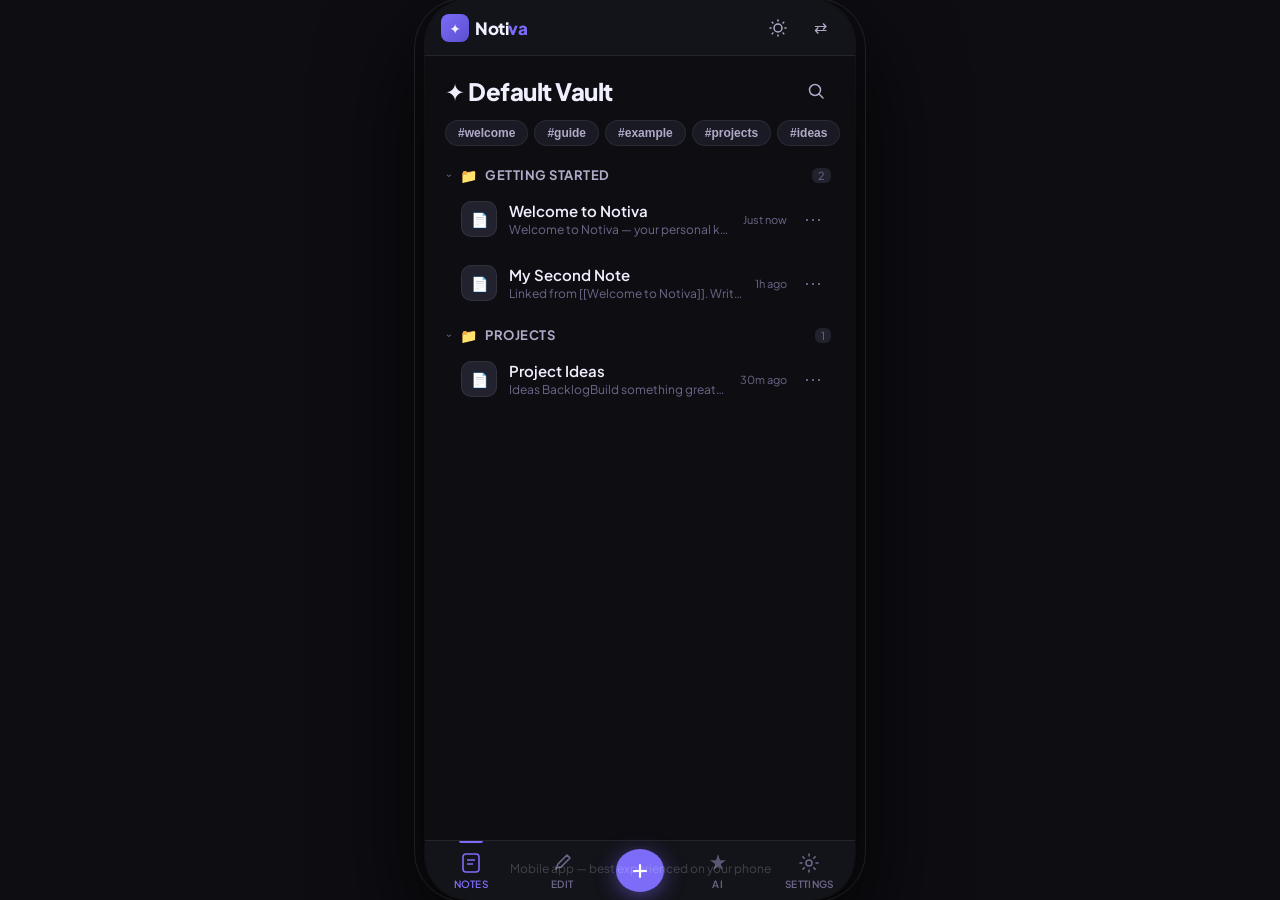
<file: mobile.html>
<!DOCTYPE html>
<html lang="en" data-theme="dark">
<head>
<meta charset="UTF-8">
<meta name="viewport" content="width=device-width, initial-scale=1.0, maximum-scale=1.0, user-scalable=no, viewport-fit=cover">
<meta name="apple-mobile-web-app-capable" content="yes">
<meta name="apple-mobile-web-app-status-bar-style" content="black-translucent">
<meta name="apple-mobile-web-app-title" content="Notiva">
<meta name="mobile-web-app-capable" content="yes">
<meta name="theme-color" content="#0d0d12" id="meta-theme-color">
<title>Notiva</title>
<link rel="manifest" href="manifest.json">
<link rel="apple-touch-icon" href="assets/icons/icon-192.png">
<link rel="icon" type="image/svg+xml" href="data:image/svg+xml,%3Csvg xmlns='http://www.w3.org/2000/svg' viewBox='0 0 32 32'%3E%3Crect width='32' height='32' rx='8' fill='%236b4fd8'/%3E%3Ctext x='50%25' y='54%25' dominant-baseline='central' text-anchor='middle' font-size='18' fill='white'%3E%E2%9C%A6%3C/text%3E%3C/svg%3E">
<link rel="preconnect" href="https://fonts.googleapis.com">
<link href="https://fonts.googleapis.com/css2?family=Plus+Jakarta+Sans:ital,wght@0,300;0,400;0,500;0,600;0,700;0,800;1,400&family=Instrument+Serif:ital@0;1&family=JetBrains+Mono:wght@400;500&display=swap" rel="stylesheet">
<style>
/* ════════════════════════════════════════════════════════════
   NOTIVA MOBILE APP — Complete redesign for mobile-first use
   ════════════════════════════════════════════════════════════ */

/* ── Reset ── */
*, *::before, *::after {
  box-sizing: border-box; margin: 0; padding: 0;
  -webkit-tap-highlight-color: transparent;
}
html {
  -webkit-text-size-adjust: 100%; text-size-adjust: 100%;
  font-size: 16px;
}
html, body { height: 100%; height: 100dvh; overflow: hidden; }

/* ══════════════════════════════════════════════════════
   DESKTOP: center the app as a phone-sized frame
   On mobile it stays full-screen as intended.
══════════════════════════════════════════════════════ */
@media (min-width: 520px) {
  body {
    background: #07070d;
    display: flex;
    align-items: center;
    justify-content: center;
    overflow: hidden;
  }
  body::before {
    content: 'Mobile app — best experienced on your phone';
    position: fixed;
    bottom: 24px; left: 50%;
    transform: translateX(-50%);
    font-family: 'Plus Jakarta Sans', sans-serif;
    font-size: 12px; color: rgba(255,255,255,0.2);
    white-space: nowrap; pointer-events: none; z-index: 9999;
  }
  /* Phone shell */
  body::after {
    content: '';
    position: fixed;
    width: 452px; height: calc(min(900px, 100dvh) + 4px);
    border-radius: 50px;
    border: 1.5px solid rgba(255,255,255,0.09);
    pointer-events: none; z-index: 9998;
  }
  .vault-screen {
    position: fixed !important;
    width: 430px !important; max-width: 430px !important;
    height: min(900px, 100dvh) !important;
    left: 50% !important; top: 50% !important;
    transform: translate(-50%, -50%) !important;
    border-radius: 44px !important;
    overflow: hidden !important;
    box-shadow: 0 40px 100px rgba(0,0,0,0.85), 0 0 0 1px rgba(255,255,255,0.06) !important;
  }
  .app {
    position: fixed !important;
    width: 430px !important; max-width: 430px !important;
    height: min(900px, 100dvh) !important;
    left: 50% !important; top: 50% !important;
    transform: translate(-50%, -50%) !important;
    border-radius: 44px !important;
    overflow: hidden !important;
    box-shadow: 0 40px 100px rgba(0,0,0,0.85), 0 0 0 1px rgba(255,255,255,0.06) !important;
  }
  .topbar { border-radius: 44px 44px 0 0; }
  .bottom-nav { border-radius: 0 0 44px 44px; }
  /* Modals/sheets contained within the phone frame */
  .modal-overlay, .ctx-sheet {
    position: absolute !important;
    border-radius: 44px !important;
    overflow: hidden;
  }
  .toast {
    position: absolute !important;
    left: 50% !important;
    transform: translateX(-50%) translateY(0) !important;
  }
  .toast.show {
    transform: translateX(-50%) translateY(0) !important;
  }
  .vault-theme-toggle { position: absolute !important; }
  .drawer-overlay { position: absolute !important; border-radius: 44px !important; }
}

/* ── Design Tokens ── */
:root {
  /* Brand */
  --accent:        #7c6cf8;
  --accent-dim:    rgba(124,108,248,0.35);
  --accent-glow:   rgba(124,108,248,0.10);
  --accent-2:      #e879a0;
  --accent-3:      #5bc8f5;
  --accent-4:      #6effa0;

  /* Typography */
  --font-ui:       'Plus Jakarta Sans', system-ui, sans-serif;
  --font-body:     'Instrument Serif', Georgia, serif;
  --font-mono:     'JetBrains Mono', monospace;

  /* Safe areas */
  --sat: env(safe-area-inset-top, 0px);
  --sab: env(safe-area-inset-bottom, 0px);
  --sal: env(safe-area-inset-left, 0px);
  --sar: env(safe-area-inset-right, 0px);

  /* Nav heights */
  --topbar-h: 56px;
  --nav-h: 60px;
  --nav-total: calc(var(--nav-h) + var(--sab));
}

[data-theme="dark"] {
  --bg-0:    #0d0d12;
  --bg-1:    #13131a;
  --bg-2:    #1a1a24;
  --bg-3:    #22222e;
  --bg-4:    #2a2a38;
  --border:  rgba(255,255,255,0.07);
  --border2: rgba(255,255,255,0.12);
  --text-1:  #f0effe;
  --text-2:  #b0aac8;
  --text-3:  #6e688a;
  --shadow:  rgba(0,0,0,0.6);
  --code-bg: rgba(124,108,248,0.08);
  --overlay: rgba(0,0,0,0.7);
}
[data-theme="light"] {
  --bg-0:    #f2f0fb;
  --bg-1:    #ffffff;
  --bg-2:    #f8f7fe;
  --bg-3:    #edeaf8;
  --bg-4:    #e4e0f5;
  --border:  rgba(0,0,0,0.07);
  --border2: rgba(0,0,0,0.12);
  --text-1:  #1a1728;
  --text-2:  #4a4568;
  --text-3:  #8e88aa;
  --shadow:  rgba(100,90,150,0.15);
  --code-bg: rgba(124,108,248,0.06);
  --overlay: rgba(0,0,0,0.4);
}

/* ── App shell ── */
body {
  background: var(--bg-0);
  color: var(--text-1);
  font-family: var(--font-ui);
  display: flex;
  flex-direction: column;
  position: fixed; inset: 0;
}

/* ════════════════════════════════════════════
   VAULT SCREEN
   ════════════════════════════════════════════ */
.vault-screen {
  position: fixed; inset: 0;
  display: flex; flex-direction: column;
  align-items: center; justify-content: center;
  background: var(--bg-0);
  z-index: 900;
  padding: calc(var(--sat) + 20px) 24px calc(var(--sab) + 20px);
  gap: 0;
  overflow-y: auto;
}
.vault-screen.hidden { display: none !important; }

.vault-hero {
  display: flex; flex-direction: column; align-items: center;
  gap: 8px; margin-bottom: 32px;
}
.vault-hero-gem {
  width: 64px; height: 64px; border-radius: 20px;
  background: linear-gradient(135deg, var(--accent), #5a4fd0);
  display: flex; align-items: center; justify-content: center;
  font-size: 28px;
  box-shadow: 0 12px 40px rgba(124,108,248,0.4);
  margin-bottom: 4px;
}
.vault-hero-title {
  font-family: var(--font-ui); font-size: 32px; font-weight: 800;
  color: var(--text-1); letter-spacing: -1px;
}
.vault-hero-title span { color: var(--accent); }
.vault-hero-sub {
  font-size: 14px; color: var(--text-3); font-weight: 400;
}

.vault-container {
  width: 100%; max-width: 400px;
  display: flex; flex-direction: column; gap: 12px;
}
.vault-section-label {
  font-size: 11px; font-weight: 700; color: var(--text-3);
  text-transform: uppercase; letter-spacing: 1px;
  padding: 0 4px; margin-bottom: -4px;
}
.vault-list { display: flex; flex-direction: column; gap: 8px; }

.vault-card {
  display: flex; align-items: center; gap: 14px;
  background: var(--bg-1); border: 1px solid var(--border);
  border-radius: 16px; padding: 16px;
  cursor: pointer;
  transition: all 0.15s ease !important;
  position: relative; overflow: hidden;
}
.vault-card::before {
  content: ''; position: absolute; inset: 0;
  background: linear-gradient(135deg, var(--accent-glow), transparent);
  opacity: 0; transition: opacity 0.15s !important;
}
.vault-card:active::before { opacity: 1; }
.vault-card:active { transform: scale(0.98); }
.vault-card-icon {
  width: 46px; height: 46px; border-radius: 13px;
  background: var(--accent-glow); border: 1px solid var(--accent-dim);
  display: flex; align-items: center; justify-content: center;
  font-size: 22px; flex-shrink: 0;
}
.vault-card-body { flex: 1; min-width: 0; }
.vault-card-name {
  font-size: 16px; font-weight: 700; color: var(--text-1);
  white-space: nowrap; overflow: hidden; text-overflow: ellipsis;
}
.vault-card-meta { font-size: 12px; color: var(--text-3); margin-top: 2px; }
.vault-card-right {
  display: flex; align-items: center; gap: 8px; flex-shrink: 0;
}
.vault-card-lock { font-size: 16px; }
.vault-card-chevron { font-size: 18px; color: var(--text-3); }

.vault-create-btn {
  display: flex; align-items: center; justify-content: center; gap: 8px;
  width: 100%; padding: 16px;
  background: transparent; border: 2px dashed var(--border2);
  border-radius: 16px; color: var(--text-3);
  font-family: var(--font-ui); font-size: 15px; font-weight: 600;
  cursor: pointer;
  transition: all 0.15s !important;
}
.vault-create-btn:active { background: var(--accent-glow); border-color: var(--accent-dim); color: var(--accent); }

/* Vault unlock */
.vault-unlock-card {
  width: 100%; max-width: 400px;
  background: var(--bg-1); border: 1px solid var(--border);
  border-radius: 24px; padding: 28px 24px;
  display: flex; flex-direction: column; gap: 16px;
  align-items: center; text-align: center;
}
.vault-unlock-icon { font-size: 44px; }
.vault-unlock-name { font-size: 22px; font-weight: 800; color: var(--text-1); }
.vault-unlock-hint { font-size: 14px; color: var(--text-3); }
.vault-pw-input {
  width: 100%; background: var(--bg-2); border: 1.5px solid var(--border2);
  border-radius: 14px; padding: 15px 18px;
  color: var(--text-1); font-family: var(--font-mono); font-size: 18px;
  outline: none; text-align: center; letter-spacing: 4px;
  -webkit-appearance: none;
}
.vault-pw-input:focus { border-color: var(--accent); box-shadow: 0 0 0 3px var(--accent-glow); }
.vault-pw-input.error {
  border-color: var(--accent-2);
  animation: shake 0.35s ease;
}
@keyframes shake { 0%,100%{transform:translateX(0)} 25%{transform:translateX(-10px)} 75%{transform:translateX(10px)} }
.vault-unlock-err { font-size: 12px; color: var(--accent-2); min-height: 16px; }
.vault-unlock-btns { display: flex; gap: 10px; width: 100%; }
.vault-back-btn {
  flex: 0 0 auto; padding: 14px 18px; border-radius: 13px;
  background: var(--bg-3); border: 1px solid var(--border);
  color: var(--text-2); font-family: var(--font-ui);
  font-size: 15px; font-weight: 600; cursor: pointer;
}
.vault-open-btn {
  flex: 1; padding: 14px; border-radius: 13px;
  background: var(--accent); border: none;
  color: #fff; font-family: var(--font-ui);
  font-size: 15px; font-weight: 700; cursor: pointer;
}
.vault-open-btn:active { opacity: 0.85; }

/* Vault create form */
.vault-form-card {
  width: 100%; max-width: 400px;
  background: var(--bg-1); border: 1px solid var(--border);
  border-radius: 24px; padding: 24px 20px;
  display: flex; flex-direction: column; gap: 14px;
}
.vault-form-title {
  font-size: 20px; font-weight: 800; color: var(--text-1);
}
.vault-form-label {
  font-size: 11px; font-weight: 700; color: var(--text-3);
  text-transform: uppercase; letter-spacing: 0.8px;
  margin-bottom: -8px;
}
.vault-form-input {
  width: 100%; background: var(--bg-2); border: 1.5px solid var(--border);
  border-radius: 12px; padding: 14px 16px;
  color: var(--text-1); font-family: var(--font-ui); font-size: 16px;
  outline: none; -webkit-appearance: none;
}
.vault-form-input:focus { border-color: var(--accent); box-shadow: 0 0 0 3px var(--accent-glow); }
.vault-emoji-row {
  display: flex; gap: 8px; flex-wrap: wrap;
}
.vault-emoji-opt {
  width: 44px; height: 44px; border-radius: 12px;
  background: var(--bg-2); border: 1.5px solid var(--border);
  display: flex; align-items: center; justify-content: center;
  font-size: 20px; cursor: pointer;
  transition: all 0.12s !important;
}
.vault-emoji-opt.selected {
  background: var(--accent-glow); border-color: var(--accent);
}
.vault-emoji-opt:active { transform: scale(0.9); }
.vault-pw-toggle {
  display: flex; align-items: center; gap: 10px;
  font-size: 14px; color: var(--text-2); cursor: pointer;
}
.vault-pw-toggle input[type=checkbox] { accent-color: var(--accent); width: 18px; height: 18px; }
.vault-hint {
  font-size: 12px; color: var(--text-3); line-height: 1.5;
  background: var(--bg-2); border-radius: 10px; padding: 10px 12px;
}
.vault-form-err { font-size: 12px; color: var(--accent-2); min-height: 16px; }

/* Theme toggle on vault screen */
.vault-theme-toggle {
  position: fixed; top: calc(var(--sat) + 14px); right: 16px; z-index: 10;
}
.theme-pill {
  display: flex; align-items: center;
  background: var(--bg-2); border: 1px solid var(--border);
  border-radius: 100px; padding: 3px;
  cursor: pointer; position: relative;
  width: 68px; height: 32px; overflow: hidden;
}
.theme-pill-icons {
  display: flex; align-items: center; justify-content: space-around;
  width: 100%; position: absolute; font-size: 14px;
  pointer-events: none;
}
.theme-pill-thumb {
  position: absolute; left: 3px; top: 3px;
  width: 26px; height: 26px; border-radius: 100px;
  background: var(--accent); transition: left 0.22s cubic-bezier(0.4,0,0.2,1) !important;
}
[data-theme="light"] .theme-pill-thumb { left: calc(100% - 29px); }

/* ════════════════════════════════════════════
   MAIN APP SHELL
   ════════════════════════════════════════════ */
.app {
  display: none; flex-direction: column;
  height: 100dvh; width: 100%;
  position: relative; overflow: hidden;
}
.app.visible { display: flex; }

/* ── Top Bar ── */
.topbar {
  display: flex; align-items: center;
  height: calc(var(--topbar-h) + var(--sat));
  padding-top: var(--sat);
  padding-left: calc(16px + var(--sal));
  padding-right: calc(16px + var(--sar));
  gap: 10px;
  background: var(--bg-1);
  border-bottom: 1px solid var(--border);
  flex-shrink: 0;
  z-index: 100;
}
.topbar-logo {
  display: flex; align-items: center; gap: 6px; flex-shrink: 0;
}
.topbar-gem {
  width: 28px; height: 28px; border-radius: 8px;
  background: linear-gradient(135deg, var(--accent), #5a4fd0);
  display: flex; align-items: center; justify-content: center;
  font-size: 14px; flex-shrink: 0;
}
.topbar-logo-text {
  font-size: 17px; font-weight: 800; color: var(--text-1);
  letter-spacing: -0.5px;
}
.topbar-logo-text span { color: var(--accent); }

.topbar-center { flex: 1; min-width: 0; }
.topbar-note-title {
  font-size: 15px; font-weight: 600; color: var(--text-1);
  white-space: nowrap; overflow: hidden; text-overflow: ellipsis;
  display: none;
}
.topbar-note-title.visible { display: block; }

.topbar-actions { display: flex; align-items: center; gap: 4px; flex-shrink: 0; }
.topbar-btn {
  width: 38px; height: 38px; border-radius: 10px; border: none;
  background: transparent; color: var(--text-2);
  display: flex; align-items: center; justify-content: center;
  cursor: pointer; font-size: 18px;
}
.topbar-btn:active { background: var(--bg-3); }
.topbar-btn.accent { color: var(--accent); }
.topbar-save-dot {
  width: 7px; height: 7px; border-radius: 50%;
  background: var(--accent-4); opacity: 0;
  transition: opacity 0.3s !important;
  flex-shrink: 0;
}
.topbar-save-dot.dirty { opacity: 1; }

/* ── Content area ── */
.content {
  flex: 1; overflow: hidden; display: flex;
  flex-direction: column; position: relative;
}

/* ── Bottom Navigation ── */
.bottom-nav {
  display: flex; align-items: stretch;
  background: var(--bg-1); border-top: 1px solid var(--border);
  height: var(--nav-total);
  padding-bottom: var(--sab);
  flex-shrink: 0; z-index: 100;
}
.nav-btn {
  flex: 1; display: flex; flex-direction: column;
  align-items: center; justify-content: center;
  gap: 4px; border: none; background: transparent;
  color: var(--text-3); cursor: pointer;
  font-family: var(--font-ui); font-size: 10px; font-weight: 600;
  letter-spacing: 0.3px; text-transform: uppercase;
  padding: 8px 0;
  position: relative;
  transition: color 0.15s !important;
}
.nav-btn svg { flex-shrink: 0; }
.nav-btn.active { color: var(--accent); }
.nav-btn.active::before {
  content: ''; position: absolute; top: 0; left: 50%;
  transform: translateX(-50%);
  width: 24px; height: 2px; border-radius: 0 0 2px 2px;
  background: var(--accent);
}
.nav-btn-new {
  flex: 0 0 64px;
  position: relative;
}
.nav-btn-new-pill {
  width: 48px; height: 48px; border-radius: 50%;
  background: var(--accent);
  display: flex; align-items: center; justify-content: center;
  box-shadow: 0 4px 20px rgba(124,108,248,0.5);
  transition: transform 0.15s, box-shadow 0.15s !important;
}
.nav-btn-new:active .nav-btn-new-pill {
  transform: scale(0.9);
  box-shadow: 0 2px 10px rgba(124,108,248,0.3);
}

/* ════════════════════════════════════════════
   VIEWS
   ════════════════════════════════════════════ */
.view { display: none; flex: 1; overflow: hidden; flex-direction: column; }
.view.active { display: flex; }

/* ── NOTES VIEW (list) ── */
.notes-view-header {
  padding: 16px 20px 10px;
  display: flex; align-items: center; gap: 12px;
  flex-shrink: 0;
}
.notes-view-heading {
  font-size: 24px; font-weight: 800; color: var(--text-1);
  letter-spacing: -0.5px; flex: 1;
}
.search-bar {
  display: flex; align-items: center; gap: 10px;
  background: var(--bg-2); border: 1px solid var(--border);
  border-radius: 14px; padding: 10px 16px;
  margin: 0 20px 12px; flex-shrink: 0;
}
.search-bar svg { flex-shrink: 0; color: var(--text-3); }
.search-input {
  flex: 1; background: transparent; border: none; outline: none;
  color: var(--text-1); font-family: var(--font-ui); font-size: 16px;
}
.search-input::placeholder { color: var(--text-3); }

/* Folder/note list */
.notes-list { flex: 1; overflow-y: auto; padding: 0 16px 8px; }
.notes-list::-webkit-scrollbar { display: none; }

.folder-section { margin-bottom: 4px; }
.folder-header {
  display: flex; align-items: center; gap: 8px;
  padding: 8px 8px 4px; cursor: pointer;
  border-radius: 10px;
}
.folder-header:active { background: var(--bg-2); }
.folder-icon { font-size: 14px; color: var(--text-3); }
.folder-chevron {
  font-size: 11px; color: var(--text-3);
  transition: transform 0.2s !important;
}
.folder-chevron.open { transform: rotate(90deg); }
.folder-name {
  font-size: 13px; font-weight: 700; color: var(--text-2);
  text-transform: uppercase; letter-spacing: 0.5px; flex: 1;
}
.folder-count {
  font-size: 11px; color: var(--text-3);
  background: var(--bg-3); border-radius: 6px;
  padding: 1px 6px;
}
.folder-notes { padding-left: 8px; }

.note-item {
  display: flex; align-items: center; gap: 12px;
  padding: 13px 12px; border-radius: 14px;
  cursor: pointer; margin-bottom: 2px;
  position: relative;
  transition: background 0.12s !important;
}
.note-item:active { background: var(--bg-2); }
.note-item.active {
  background: var(--accent-glow);
  border: 1px solid var(--accent-dim);
}
.note-item-icon {
  width: 36px; height: 36px; border-radius: 10px;
  background: var(--bg-3); border: 1px solid var(--border);
  display: flex; align-items: center; justify-content: center;
  font-size: 14px; flex-shrink: 0; color: var(--text-3);
}
.note-item.active .note-item-icon { background: var(--accent-glow); border-color: var(--accent-dim); }
.note-item-body { flex: 1; min-width: 0; }
.note-item-title {
  font-size: 15px; font-weight: 600; color: var(--text-1);
  white-space: nowrap; overflow: hidden; text-overflow: ellipsis;
}
.note-item-preview {
  font-size: 12px; color: var(--text-3); margin-top: 2px;
  white-space: nowrap; overflow: hidden; text-overflow: ellipsis;
}
.note-item-meta {
  font-size: 11px; color: var(--text-3); flex-shrink: 0; text-align: right;
}
.note-item-date { font-size: 11px; color: var(--text-3); }
.note-item-ctx {
  width: 28px; height: 28px; border-radius: 8px; border: none;
  background: transparent; color: var(--text-3);
  font-size: 18px; cursor: pointer; flex-shrink: 0;
  display: flex; align-items: center; justify-content: center;
}

.empty-state {
  display: flex; flex-direction: column; align-items: center;
  justify-content: center; gap: 12px; padding: 48px 24px;
  text-align: center; flex: 1;
}
.empty-state-icon { font-size: 48px; opacity: 0.4; }
.empty-state-title { font-size: 18px; font-weight: 700; color: var(--text-2); }
.empty-state-sub { font-size: 14px; color: var(--text-3); line-height: 1.5; }
.empty-state-btn {
  padding: 12px 24px; border-radius: 12px; border: none;
  background: var(--accent); color: #fff;
  font-family: var(--font-ui); font-size: 15px; font-weight: 700; cursor: pointer;
  margin-top: 4px;
}

/* Tags strip */
.tags-strip {
  display: flex; gap: 6px; padding: 0 20px 12px;
  overflow-x: auto; flex-shrink: 0;
}
.tags-strip::-webkit-scrollbar { display: none; }
.tag-pill {
  padding: 5px 12px; border-radius: 100px;
  border: 1px solid var(--border); background: var(--bg-2);
  color: var(--text-2); font-size: 12px; font-weight: 600;
  cursor: pointer; white-space: nowrap; flex-shrink: 0;
  transition: all 0.12s !important;
}
.tag-pill.active { background: var(--accent-glow); border-color: var(--accent-dim); color: var(--accent); }
.tag-pill:active { transform: scale(0.95); }

/* ── EDITOR VIEW ── */
.editor-view { background: var(--bg-0); }
.editor-topbar {
  display: flex; align-items: center; gap: 8px;
  padding: 12px 16px 8px; flex-shrink: 0;
}
.editor-back-btn {
  width: 36px; height: 36px; border-radius: 10px; border: none;
  background: var(--bg-2); color: var(--text-2);
  display: flex; align-items: center; justify-content: center;
  cursor: pointer; flex-shrink: 0; font-size: 18px;
}
.editor-back-btn:active { background: var(--bg-3); }
.note-title-input {
  flex: 1; background: transparent; border: none; outline: none;
  color: var(--text-1); font-family: var(--font-ui);
  font-size: 20px; font-weight: 800; letter-spacing: -0.4px;
  padding: 4px 0;
}
.note-title-input::placeholder { color: var(--text-3); }

/* Note meta row */
.note-meta-row {
  display: flex; align-items: center; gap: 6px;
  padding: 0 16px 8px; flex-shrink: 0; flex-wrap: wrap;
}
.note-tag-chip {
  display: flex; align-items: center; gap: 4px;
  padding: 4px 10px; border-radius: 8px;
  background: var(--accent-glow); border: 1px solid var(--accent-dim);
  color: var(--accent); font-size: 12px; font-weight: 600;
  cursor: pointer;
}
.note-tag-chip button {
  background: none; border: none; color: var(--accent);
  font-size: 14px; cursor: pointer; padding: 0; line-height: 1;
}
.note-add-tag {
  padding: 4px 10px; border-radius: 8px;
  border: 1px dashed var(--border2); background: transparent;
  color: var(--text-3); font-family: var(--font-ui);
  font-size: 12px; font-weight: 600; cursor: pointer;
}
.note-add-tag:active { background: var(--bg-2); }

/* Toolbar */
.editor-toolbar {
  display: flex; align-items: center; gap: 2px;
  padding: 6px 12px; overflow-x: auto;
  border-top: 1px solid var(--border);
  border-bottom: 1px solid var(--border);
  background: var(--bg-1); flex-shrink: 0;
}
.editor-toolbar::-webkit-scrollbar { display: none; }
.tb-btn {
  min-width: 36px; height: 36px; border-radius: 9px; border: none;
  background: transparent; color: var(--text-2);
  font-family: var(--font-ui); font-size: 13px; font-weight: 700;
  cursor: pointer; display: flex; align-items: center; justify-content: center;
  padding: 0 8px; flex-shrink: 0;
}
.tb-btn:active { background: var(--bg-3); color: var(--text-1); }
.tb-sep { width: 1px; height: 20px; background: var(--border2); margin: 0 2px; flex-shrink: 0; }

/* AI quick button in toolbar */
.tb-ai {
  display: flex; align-items: center; gap: 5px;
  padding: 0 10px; height: 30px; border-radius: 8px;
  background: var(--accent-glow); border: 1px solid var(--accent-dim);
  color: var(--accent); font-family: var(--font-ui);
  font-size: 11px; font-weight: 700;
  cursor: pointer; flex-shrink: 0; white-space: nowrap;
}
.tb-ai:active { background: var(--accent-dim); color: #fff; }

/* Editor content area */
.editor-scroll {
  flex: 1; overflow-y: auto; padding: 0 20px 40px;
  -webkit-overflow-scrolling: touch;
}
.editor-scroll::-webkit-scrollbar { display: none; }
.note-editor {
  min-height: 100%; outline: none;
  color: var(--text-1); font-family: var(--font-body);
  font-size: 17px; line-height: 1.8;
  caret-color: var(--accent);
  word-break: break-word;
  padding: 16px 0 80px;
}
.note-editor:empty::before {
  content: attr(data-placeholder);
  color: var(--text-3); font-style: italic; pointer-events: none;
}
.note-editor h1 { font-family: var(--font-ui); font-size: 26px; font-weight: 800; margin: 24px 0 12px; letter-spacing: -0.5px; }
.note-editor h2 { font-family: var(--font-ui); font-size: 20px; font-weight: 700; margin: 20px 0 10px; }
.note-editor h3 { font-family: var(--font-ui); font-size: 17px; font-weight: 600; margin: 16px 0 8px; color: var(--text-2); }
.note-editor blockquote {
  border-left: 3px solid var(--accent); padding: 8px 16px;
  margin: 16px 0; background: var(--accent-glow);
  border-radius: 0 10px 10px 0; color: var(--text-2); font-style: italic;
}
.note-editor code {
  font-family: var(--font-mono); font-size: 14px;
  background: var(--code-bg); padding: 2px 6px; border-radius: 5px;
  color: var(--accent-3);
}
.note-editor ul, .note-editor ol { padding-left: 22px; margin: 10px 0; }
.note-editor li { margin-bottom: 5px; }
.note-editor hr { border: none; border-top: 1px solid var(--border); margin: 24px 0; }
.note-editor .wikilink {
  color: var(--accent-3); border-bottom: 1px dashed var(--accent-3); cursor: pointer;
}
.note-editor img {
  max-width: 100%; height: auto; border-radius: 10px;
  display: block; margin: 12px 0; cursor: pointer;
}
.note-editor img:hover { box-shadow: 0 0 0 2px var(--accent-dim); }

/* ── GRAPH VIEW ── */
.graph-view { background: var(--bg-0); }
.graph-canvas { width: 100%; height: 100%; display: block; touch-action: none; }

/* ── AI VIEW ── */
.ai-view { background: var(--bg-0); }
.ai-view-inner {
  flex: 1; display: flex; flex-direction: column; overflow: hidden;
}
.ai-header {
  padding: 16px 20px 12px; flex-shrink: 0;
  border-bottom: 1px solid var(--border);
}
.ai-header-title {
  font-size: 22px; font-weight: 800; color: var(--text-1); letter-spacing: -0.5px;
  display: flex; align-items: center; gap: 8px;
}
.ai-header-gem {
  width: 32px; height: 32px; border-radius: 10px;
  background: linear-gradient(135deg, var(--accent), #5a4fd0);
  display: flex; align-items: center; justify-content: center;
  font-size: 15px;
}
.ai-context-pill {
  display: inline-flex; align-items: center; gap: 5px;
  background: var(--bg-2); border: 1px solid var(--border);
  border-radius: 8px; padding: 5px 10px;
  font-size: 12px; color: var(--text-2); margin-top: 6px;
  max-width: 100%; overflow: hidden; text-overflow: ellipsis; white-space: nowrap;
}

.ai-quick-row {
  display: flex; gap: 8px; padding: 12px 16px;
  overflow-x: auto; flex-shrink: 0;
}
.ai-quick-row::-webkit-scrollbar { display: none; }
.ai-quick-btn {
  flex-shrink: 0; display: flex; align-items: center; gap: 6px;
  padding: 9px 14px; border-radius: 100px;
  border: 1px solid var(--border); background: var(--bg-1);
  color: var(--text-2); font-family: var(--font-ui);
  font-size: 13px; font-weight: 600; cursor: pointer;
  white-space: nowrap;
}
.ai-quick-btn:active { background: var(--accent-glow); border-color: var(--accent-dim); color: var(--accent); }
.ai-quick-btn.loading { opacity: 0.45; pointer-events: none; }

.ai-chat-area {
  flex: 1; overflow-y: auto; padding: 12px 16px;
  display: flex; flex-direction: column; gap: 10px;
}
.ai-chat-area::-webkit-scrollbar { display: none; }

.ai-msg { border-radius: 16px; padding: 12px 16px; animation: msgIn 0.18s ease; }
@keyframes msgIn { from{opacity:0;transform:translateY(6px)} to{opacity:1;transform:none} }
.ai-msg-label {
  font-size: 10px; font-weight: 700; color: var(--text-3);
  text-transform: uppercase; letter-spacing: 0.6px; margin-bottom: 5px;
}
.ai-msg.user {
  background: var(--accent-glow); border: 1px solid var(--accent-dim);
  color: var(--text-1); align-self: flex-end; max-width: 85%;
  font-size: 15px; line-height: 1.6;
}
.ai-msg.assistant {
  background: var(--bg-1); border: 1px solid var(--border);
  color: var(--text-1); font-size: 15px; line-height: 1.7;
}
.ai-msg.error {
  background: rgba(232,121,160,0.07); border: 1px solid rgba(232,121,160,0.25);
  color: var(--accent-2);
}
.ai-msg-actions { display: flex; gap: 6px; margin-top: 10px; flex-wrap: wrap; }
.ai-msg-btn {
  padding: 6px 12px; border-radius: 8px;
  border: 1px solid var(--border); background: var(--bg-2);
  color: var(--text-2); font-family: var(--font-ui);
  font-size: 12px; font-weight: 600; cursor: pointer;
}
.ai-msg-btn:active { background: var(--accent-glow); border-color: var(--accent-dim); color: var(--accent); }

.ai-thinking {
  display: flex; align-items: center; gap: 10px;
  padding: 12px 16px; background: var(--bg-1);
  border: 1px solid var(--border); border-radius: 16px;
  font-size: 13px; color: var(--text-3);
}
.ai-dots { display: flex; gap: 4px; }
.ai-dots span {
  width: 6px; height: 6px; border-radius: 50%; background: var(--accent);
  animation: dot 1.1s ease-in-out infinite;
}
.ai-dots span:nth-child(2) { animation-delay: 0.18s; }
.ai-dots span:nth-child(3) { animation-delay: 0.36s; }
@keyframes dot { 0%,60%,100%{transform:translateY(0);opacity:.3} 30%{transform:translateY(-6px);opacity:1} }

.ai-no-key {
  flex: 1; display: flex; flex-direction: column;
  align-items: center; justify-content: center;
  gap: 14px; padding: 32px 24px; text-align: center;
}
.ai-no-key-icon { font-size: 52px; }
.ai-no-key-title { font-size: 20px; font-weight: 800; color: var(--text-1); }
.ai-no-key-sub { font-size: 14px; color: var(--text-3); line-height: 1.6; max-width: 280px; }
.ai-set-key-btn {
  padding: 14px 28px; border-radius: 14px; border: none;
  background: var(--accent); color: #fff;
  font-family: var(--font-ui); font-size: 15px; font-weight: 700; cursor: pointer;
}

.ai-key-form {
  margin: 0 16px; padding: 14px 16px;
  background: var(--bg-1); border: 1px solid var(--border);
  border-radius: 16px; display: none; flex-direction: column; gap: 10px;
  flex-shrink: 0;
}
.ai-key-form.visible { display: flex; }
.ai-key-form-title {
  font-size: 12px; font-weight: 700; color: var(--text-3);
  text-transform: uppercase; letter-spacing: 0.8px;
}
.ai-key-input-row { display: flex; gap: 8px; align-items: center; }
.ai-key-input {
  flex: 1; background: var(--bg-2); border: 1.5px solid var(--border);
  border-radius: 10px; padding: 11px 14px;
  color: var(--text-1); font-family: var(--font-mono); font-size: 14px;
  outline: none; -webkit-appearance: none; min-width: 0;
}
.ai-key-input:focus { border-color: var(--accent); box-shadow: 0 0 0 3px var(--accent-glow); }
.ai-key-eye {
  background: none; border: none; color: var(--text-3);
  font-size: 18px; cursor: pointer; flex-shrink: 0; padding: 4px;
}
.ai-key-save {
  padding: 10px 18px; border-radius: 10px; border: none;
  background: var(--accent); color: #fff;
  font-family: var(--font-ui); font-size: 13px; font-weight: 700; cursor: pointer;
  flex-shrink: 0;
}
.ai-key-status-row {
  display: flex; align-items: center; justify-content: space-between;
}
.ai-key-status { display: flex; align-items: center; gap: 6px; font-size: 12px; color: var(--text-3); }
.ai-key-dot { width: 7px; height: 7px; border-radius: 50%; }
.ai-key-dot.set { background: var(--accent-4); }
.ai-key-dot.unset { background: var(--text-3); }
.ai-key-remove {
  background: none; border: none; font-size: 12px; color: var(--text-3); cursor: pointer;
  font-family: var(--font-ui); font-weight: 600;
}
.ai-key-remove:active { color: var(--accent-2); }

.ai-chat-input-row {
  display: flex; align-items: flex-end; gap: 8px;
  padding: 10px 16px; border-top: 1px solid var(--border);
  background: var(--bg-1); flex-shrink: 0;
  padding-bottom: max(10px, calc(var(--sab) + 4px));
}
.ai-chat-input {
  flex: 1; background: var(--bg-2); border: 1.5px solid var(--border);
  border-radius: 14px; padding: 11px 14px;
  color: var(--text-1); font-family: var(--font-ui); font-size: 16px;
  outline: none; resize: none; min-height: 44px; max-height: 120px;
  line-height: 1.5; -webkit-appearance: none;
}
.ai-chat-input:focus { border-color: var(--accent); box-shadow: 0 0 0 3px var(--accent-glow); }
.ai-chat-input::placeholder { color: var(--text-3); }
.ai-send-btn {
  width: 44px; height: 44px; border-radius: 14px; border: none;
  background: var(--accent); color: #fff; cursor: pointer;
  display: flex; align-items: center; justify-content: center; flex-shrink: 0;
}
.ai-send-btn:active { opacity: 0.8; transform: scale(0.94); }
.ai-send-btn:disabled { opacity: 0.4; pointer-events: none; }

/* ── SETTINGS VIEW ── */
.settings-view { background: var(--bg-0); }
.settings-scroll { flex: 1; overflow-y: auto; padding: 8px 0 24px; }
.settings-scroll::-webkit-scrollbar { display: none; }
.settings-heading { font-size: 24px; font-weight: 800; color: var(--text-1); letter-spacing: -0.5px; padding: 16px 20px 12px; }
.settings-section {
  margin: 0 16px 20px;
  background: var(--bg-1); border: 1px solid var(--border); border-radius: 18px;
  overflow: hidden;
}
.settings-section-title {
  font-size: 11px; font-weight: 700; color: var(--text-3);
  text-transform: uppercase; letter-spacing: 1px;
  padding: 12px 16px 4px;
}
.settings-row {
  display: flex; align-items: center; gap: 12px;
  padding: 14px 16px; border-bottom: 1px solid var(--border);
  cursor: pointer;
}
.settings-row:last-child { border-bottom: none; }
.settings-row:active { background: var(--bg-2); }
.settings-row-icon {
  width: 36px; height: 36px; border-radius: 10px;
  display: flex; align-items: center; justify-content: center;
  font-size: 18px; flex-shrink: 0;
}
.settings-row-body { flex: 1; min-width: 0; }
.settings-row-label { font-size: 15px; font-weight: 600; color: var(--text-1); }
.settings-row-sub { font-size: 12px; color: var(--text-3); margin-top: 2px; }
.settings-row-right { font-size: 13px; color: var(--text-3); flex-shrink: 0; }

/* Toggle switch */
.toggle-switch {
  width: 48px; height: 28px; border-radius: 100px;
  background: var(--bg-4); border: 1px solid var(--border);
  position: relative; cursor: pointer; flex-shrink: 0;
  transition: background 0.2s !important;
}
.toggle-switch.on { background: var(--accent); border-color: var(--accent); }
.toggle-thumb {
  position: absolute; top: 3px; left: 3px;
  width: 20px; height: 20px; border-radius: 100px;
  background: #fff; transition: left 0.2s !important;
  box-shadow: 0 1px 4px rgba(0,0,0,0.3);
}
.toggle-switch.on .toggle-thumb { left: calc(100% - 23px); }

/* ════════════════════════════════════════════
   DRAWER (sidebar on mobile = slide-in)
   ════════════════════════════════════════════ */
.drawer-overlay {
  display: none; position: fixed; inset: 0; z-index: 300;
  background: var(--overlay); backdrop-filter: blur(2px);
}
.drawer-overlay.visible { display: block; }

/* ════════════════════════════════════════════
   MODALS
   ════════════════════════════════════════════ */
.modal-overlay {
  display: none; position: fixed; inset: 0; z-index: 500;
  background: var(--overlay); backdrop-filter: blur(4px);
  align-items: flex-end; justify-content: center;
  padding-bottom: 0;
}
.modal-overlay.visible { display: flex; }
.modal {
  width: 100%; max-width: 480px;
  background: var(--bg-1); border: 1px solid var(--border);
  border-radius: 24px 24px 0 0;
  padding: 8px 20px calc(max(20px, var(--sab)) + 20px);
  display: flex; flex-direction: column; gap: 14px;
  animation: sheetUp 0.25s cubic-bezier(0.4,0,0.2,1);
}
@keyframes sheetUp { from{transform:translateY(100%)} to{transform:none} }
.modal-handle {
  width: 36px; height: 4px; border-radius: 2px;
  background: var(--border2); margin: 10px auto 4px; flex-shrink: 0;
}
.modal-title { font-size: 18px; font-weight: 800; color: var(--text-1); }
.modal-input {
  width: 100%; background: var(--bg-2); border: 1.5px solid var(--border);
  border-radius: 14px; padding: 14px 16px;
  color: var(--text-1); font-family: var(--font-ui); font-size: 16px;
  outline: none; -webkit-appearance: none;
}
.modal-input:focus { border-color: var(--accent); box-shadow: 0 0 0 3px var(--accent-glow); }
.modal-select {
  width: 100%; background: var(--bg-2); border: 1.5px solid var(--border);
  border-radius: 14px; padding: 14px 16px;
  color: var(--text-1); font-family: var(--font-ui); font-size: 16px;
  outline: none; -webkit-appearance: none; cursor: pointer;
}
.modal-btns { display: flex; gap: 10px; }
.btn-cancel {
  flex: 1; padding: 15px; border-radius: 14px;
  background: var(--bg-3); border: none;
  color: var(--text-2); font-family: var(--font-ui);
  font-size: 15px; font-weight: 600; cursor: pointer;
}
.btn-primary {
  flex: 2; padding: 15px; border-radius: 14px;
  background: var(--accent); border: none;
  color: #fff; font-family: var(--font-ui);
  font-size: 15px; font-weight: 700; cursor: pointer;
}
.btn-cancel:active { background: var(--bg-4); }
.btn-primary:active { opacity: 0.85; }

/* Context action sheet */
.ctx-sheet {
  display: none; position: fixed; inset: 0; z-index: 500;
  background: var(--overlay); backdrop-filter: blur(4px);
  align-items: flex-end; justify-content: center;
}
.ctx-sheet.visible { display: flex; }
.ctx-sheet-inner {
  width: 100%; max-width: 480px;
  background: var(--bg-1); border: 1px solid var(--border);
  border-radius: 24px 24px 0 0;
  padding: 8px 12px calc(max(16px, var(--sab)) + 12px);
  animation: sheetUp 0.22s ease;
}
.ctx-sheet-title {
  font-size: 13px; font-weight: 700; color: var(--text-3);
  text-align: center; padding: 8px 0 12px;
  white-space: nowrap; overflow: hidden; text-overflow: ellipsis;
}
.ctx-item {
  display: flex; align-items: center; gap: 14px;
  padding: 16px; border-radius: 14px;
  font-size: 16px; font-weight: 500; color: var(--text-1);
  cursor: pointer; border: none; background: none; width: 100%;
  text-align: left; font-family: var(--font-ui);
}
.ctx-item:active { background: var(--bg-2); }
.ctx-item.danger { color: var(--accent-2); }
.ctx-item-icon { font-size: 20px; width: 28px; text-align: center; }

/* ════════════════════════════════════════════
   TOAST
   ════════════════════════════════════════════ */
.toast {
  position: fixed; bottom: calc(var(--nav-total) + 12px); left: 50%;
  transform: translateX(-50%) translateY(10px);
  background: var(--bg-3); border: 1px solid var(--border2);
  color: var(--text-1); border-radius: 12px;
  padding: 10px 18px; font-size: 13px; font-weight: 600;
  white-space: nowrap; z-index: 600; opacity: 0;
  transition: all 0.25s ease !important;
  pointer-events: none; max-width: calc(100vw - 40px);
  box-shadow: 0 8px 32px var(--shadow);
}
.toast.show { opacity: 1; transform: translateX(-50%) translateY(0); }

/* ════════════════════════════════════════════
   IMAGE RESIZE (same as before)
   ════════════════════════════════════════════ */
.img-wrap {
  display: inline-block; position: relative;
  line-height: 0; margin: 10px 0; max-width: 100%;
}
.img-wrap.selected > img {
  box-shadow: 0 0 0 2px var(--accent), 0 0 0 5px var(--accent-glow);
  border-radius: 10px;
}
.img-toolbar {
  position: absolute; top: -40px; left: 50%;
  transform: translateX(-50%);
  display: flex; align-items: center; gap: 3px;
  background: var(--bg-1); border: 1px solid var(--border);
  border-radius: 10px; padding: 5px 7px;
  box-shadow: 0 4px 20px var(--shadow);
  z-index: 50; white-space: nowrap; pointer-events: all;
}
.img-toolbar-btn {
  padding: 4px 10px; border-radius: 7px; border: none;
  background: transparent; color: var(--text-2);
  font-family: var(--font-ui); font-size: 11px; font-weight: 700;
  cursor: pointer; min-height: 28px; min-width: 32px;
}
.img-toolbar-btn:active, .img-toolbar-btn.active {
  background: var(--accent-glow); color: var(--accent);
}
.img-toolbar-sep { width: 1px; height: 18px; background: var(--border2); margin: 0 2px; }
.img-toolbar-del {
  padding: 4px 8px; border-radius: 7px; border: none;
  background: transparent; color: var(--text-3);
  font-size: 14px; cursor: pointer; min-height: 28px;
}
.img-toolbar-del:active { background: rgba(232,121,160,0.12); color: var(--accent-2); }
.img-resize-handle {
  position: absolute; bottom: -5px; right: -5px;
  width: 16px; height: 16px; border-radius: 4px;
  background: var(--accent); border: 2px solid var(--bg-0);
  cursor: se-resize; z-index: 51; touch-action: none;
}
.img-size-badge {
  position: absolute; bottom: 8px; right: 8px;
  background: rgba(0,0,0,0.6); color: #fff;
  font-family: var(--font-mono); font-size: 10px;
  padding: 2px 7px; border-radius: 5px;
  pointer-events: none; opacity: 0; transition: opacity 0.15s !important;
}
.img-wrap.selected .img-size-badge,
.img-wrap.resizing .img-size-badge { opacity: 1; }

/* ════════════════════════════════════════════
   UTILITIES
   ════════════════════════════════════════════ */
input, textarea, select { touch-action: manipulation; }
input:focus, textarea:focus { font-size: 16px; }

/* ── AI Model selector ── */
.ai-provider-badge {
  display: flex; align-items: center; gap: 10px;
  padding: 11px 16px; margin: 0 16px 0;
  background: var(--bg-1); border: 1px solid var(--border);
  border-radius: 14px; cursor: pointer; flex-shrink: 0;
}
.ai-provider-badge:active { background: var(--bg-2); }
.ai-provider-dot { width: 10px; height: 10px; border-radius: 50%; flex-shrink: 0; }
.ai-provider-info { flex: 1; min-width: 0; }
.ai-provider-name { font-size: 13px; font-weight: 700; color: var(--text-1); }
.ai-provider-model { font-size: 11px; color: var(--text-3); margin-top: 2px; font-family: var(--font-mono); white-space: nowrap; overflow: hidden; text-overflow: ellipsis; }
.ai-provider-change { font-size: 11px; color: var(--accent); font-weight: 600; flex-shrink: 0; }

.model-sheet { display: none; position: fixed; inset: 0; z-index: 600; background: var(--overlay); backdrop-filter: blur(4px); align-items: flex-end; justify-content: center; }
.model-sheet.visible { display: flex; }
.model-sheet-inner { width: 100%; max-width: 480px; background: var(--bg-1); border: 1px solid var(--border); border-radius: 28px 28px 0 0; padding: 0 0 max(16px, var(--sab)); max-height: 88dvh; overflow-y: auto; animation: sheetUp 0.22s ease; }
.model-sheet-inner::-webkit-scrollbar { display: none; }
.model-sheet-header { position: sticky; top: 0; background: var(--bg-1); padding: 14px 20px 12px; border-bottom: 1px solid var(--border); display: flex; align-items: center; justify-content: space-between; }
.model-sheet-handle { width: 36px; height: 4px; border-radius: 2px; background: var(--border2); margin: 12px auto 0; }
.model-sheet-title { font-size: 17px; font-weight: 800; color: var(--text-1); }
.model-sheet-close { width: 32px; height: 32px; border-radius: 10px; border: none; background: var(--bg-3); color: var(--text-2); font-size: 16px; cursor: pointer; display: flex; align-items: center; justify-content: center; }
.model-provider-section { padding: 8px 8px 4px; }
.model-provider-label { display: flex; align-items: center; gap: 8px; padding: 10px 12px 4px; }
.model-provider-label-dot { width: 9px; height: 9px; border-radius: 50%; }
.model-provider-label-name { font-size: 12px; font-weight: 700; color: var(--text-2); text-transform: uppercase; letter-spacing: 0.5px; }
.model-provider-hint { font-size: 11px; color: var(--text-3); font-family: var(--font-mono); padding: 0 12px 8px; line-height: 1.5; }
.model-row { display: flex; align-items: center; gap: 12px; padding: 11px 14px; border-radius: 12px; margin: 0 4px 2px; cursor: pointer; border: none; background: none; width: calc(100% - 8px); text-align: left; font-family: var(--font-ui); }
.model-row:active { background: var(--bg-2); }
.model-row.active-model { background: var(--accent-glow); border: 1px solid var(--accent-dim); }
.model-row-icon { font-size: 18px; flex-shrink: 0; }
.model-row-body { flex: 1; min-width: 0; }
.model-row-name { font-size: 14px; font-weight: 600; color: var(--text-1); }
.model-row-id { font-size: 11px; color: var(--text-3); font-family: var(--font-mono); margin-top: 1px; white-space: nowrap; overflow: hidden; text-overflow: ellipsis; }
.model-row-check { font-size: 16px; color: var(--accent); flex-shrink: 0; opacity: 0; }
.model-row.active-model .model-row-check { opacity: 1; }

</style>
</head>
<body>

<!-- ══════════════════════════════════════════
     VAULT SCREEN
══════════════════════════════════════════ -->
<div class="vault-screen" id="vault-screen">

  <div class="vault-hero">
    <div class="vault-hero-gem">✦</div>
    <div class="vault-hero-title">Noti<span>va</span></div>
    <div class="vault-hero-sub">Your personal knowledge vaults</div>
  </div>

  <!-- Vault list -->
  <div class="vault-container" id="vault-list-view">
    <div class="vault-section-label">Your Vaults</div>
    <div class="vault-list" id="vault-list-cards"></div>
    <button class="vault-create-btn" onclick="showVaultCreateForm()">
      <svg width="18" height="18" viewBox="0 0 18 18" fill="none"><circle cx="9" cy="9" r="8" stroke="currentColor" stroke-width="1.5"/><line x1="9" y1="5" x2="9" y2="13" stroke="currentColor" stroke-width="2"/><line x1="5" y1="9" x2="13" y2="9" stroke="currentColor" stroke-width="2"/></svg>
      Create New Vault
    </button>
  </div>

  <!-- Unlock -->
  <div id="vault-unlock-view" style="display:none;width:100%;max-width:400px">
    <div class="vault-unlock-card">
      <div class="vault-unlock-icon" id="unlock-icon">🔒</div>
      <div class="vault-unlock-name" id="unlock-name">Vault</div>
      <div class="vault-unlock-hint" id="unlock-hint">Enter your password to unlock</div>
      <input type="password" class="vault-pw-input" id="unlock-pw" placeholder="••••••••" autocomplete="current-password">
      <div class="vault-unlock-err" id="unlock-error"></div>
      <div class="vault-unlock-btns">
        <button class="vault-back-btn" onclick="showVaultList()">← Back</button>
        <button class="vault-open-btn" onclick="attemptUnlock()">Unlock</button>
      </div>
    </div>
  </div>

  <!-- Create vault -->
  <div id="vault-create-view" style="display:none;width:100%;max-width:400px">
    <div class="vault-form-card">
      <div class="vault-form-title">✦ New Vault</div>
      <div class="vault-form-label">Name</div>
      <input type="text" class="vault-form-input" id="new-vault-name" placeholder="My Vault" autocomplete="off" maxlength="32">
      <div class="vault-form-label">Icon</div>
      <div class="vault-emoji-row" id="vault-emoji-row">
        <div class="vault-emoji-opt selected" data-emoji="✦" onclick="selectVaultEmoji(this)">✦</div>
        <div class="vault-emoji-opt" data-emoji="📚" onclick="selectVaultEmoji(this)">📚</div>
        <div class="vault-emoji-opt" data-emoji="💡" onclick="selectVaultEmoji(this)">💡</div>
        <div class="vault-emoji-opt" data-emoji="🔬" onclick="selectVaultEmoji(this)">🔬</div>
        <div class="vault-emoji-opt" data-emoji="🎨" onclick="selectVaultEmoji(this)">🎨</div>
        <div class="vault-emoji-opt" data-emoji="🚀" onclick="selectVaultEmoji(this)">🚀</div>
        <div class="vault-emoji-opt" data-emoji="💼" onclick="selectVaultEmoji(this)">💼</div>
        <div class="vault-emoji-opt" data-emoji="🌿" onclick="selectVaultEmoji(this)">🌿</div>
        <div class="vault-emoji-opt" data-emoji="⚙️" onclick="selectVaultEmoji(this)">⚙️</div>
        <div class="vault-emoji-opt" data-emoji="🎯" onclick="selectVaultEmoji(this)">🎯</div>
      </div>
      <label class="vault-pw-toggle">
        <input type="checkbox" id="vault-has-password" onchange="toggleVaultPwField()">
        Lock with password
      </label>
      <div id="vault-pw-fields" style="display:none;flex-direction:column;gap:10px">
        <input type="password" class="vault-form-input" id="new-vault-pw" placeholder="Password" autocomplete="new-password">
        <input type="password" class="vault-form-input" id="new-vault-pw2" placeholder="Confirm password" autocomplete="new-password">
      </div>
      <div class="vault-hint">Notes stay in your browser. Password-protected vaults cannot be recovered if you forget your password.</div>
      <div class="vault-form-err" id="create-vault-error"></div>
      <div style="display:flex;gap:10px">
        <button class="vault-back-btn" onclick="showVaultList()">← Back</button>
        <button class="vault-open-btn" style="flex:1" onclick="createVault()">Create Vault</button>
      </div>
    </div>
  </div>

  <div class="vault-theme-toggle">
    <button class="theme-pill" id="vault-theme-pill" onclick="toggleTheme()">
      <div class="theme-pill-icons"><span>🌙</span><span>☀️</span></div>
      <div class="theme-pill-thumb"></div>
    </button>
  </div>
</div>

<!-- ══════════════════════════════════════════
     MAIN APP
══════════════════════════════════════════ -->
<div class="app" id="app">

  <!-- Top bar -->
  <header class="topbar" id="topbar">
    <div class="topbar-logo" id="topbar-logo">
      <div class="topbar-gem">✦</div>
      <div class="topbar-logo-text">Noti<span>va</span></div>
    </div>
    <div class="topbar-center" id="topbar-center">
      <div class="topbar-note-title" id="topbar-note-title"></div>
    </div>
    <div class="topbar-actions">
      <div class="topbar-save-dot" id="save-dot"></div>
      <button class="topbar-btn" id="btn-theme" onclick="toggleTheme()" title="Toggle theme">
        <svg width="20" height="20" viewBox="0 0 20 20" fill="none" id="theme-icon"><path d="M10 2v1M10 17v1M2 10h1M17 10h1M4.22 4.22l.7.7M15.08 15.08l.7.7M4.22 15.78l.7-.7M15.08 4.92l.7-.7M10 6a4 4 0 100 8 4 4 0 000-8z" stroke="currentColor" stroke-width="1.5" stroke-linecap="round"/></svg>
      </button>
      <button class="topbar-btn" id="btn-vault-switch" onclick="switchVault()" title="Switch vault" style="font-size:16px">⇄</button>
    </div>
  </header>

  <!-- Content -->
  <div class="content">

    <!-- NOTES VIEW -->
    <div class="view active" id="view-notes">
      <div class="notes-view-header">
        <div class="notes-view-heading" id="notes-heading">Notes</div>
        <button class="topbar-btn" onclick="showSearchBar()" title="Search" id="search-toggle-btn">
          <svg width="18" height="18" viewBox="0 0 18 18" fill="none"><circle cx="8" cy="8" r="5.5" stroke="currentColor" stroke-width="1.5"/><line x1="12" y1="12" x2="16" y2="16" stroke="currentColor" stroke-width="1.5" stroke-linecap="round"/></svg>
        </button>
      </div>
      <div class="search-bar" id="search-bar" style="display:none">
        <svg width="16" height="16" viewBox="0 0 16 16" fill="none"><circle cx="7" cy="7" r="4.5" stroke="currentColor" stroke-width="1.3"/><line x1="10.5" y1="10.5" x2="14" y2="14" stroke="currentColor" stroke-width="1.3" stroke-linecap="round"/></svg>
        <input type="search" class="search-input" id="search-input" placeholder="Search notes…" autocomplete="off">
        <button onclick="hideSearchBar()" style="background:none;border:none;color:var(--text-3);font-size:16px;cursor:pointer;padding:2px 4px">✕</button>
      </div>
      <div class="tags-strip" id="tags-strip"></div>
      <div class="notes-list" id="notes-list"></div>
    </div>

    <!-- EDITOR VIEW -->
    <div class="view" id="view-editor">
      <div class="editor-topbar">
        <button class="editor-back-btn" onclick="switchView('notes')">
          <svg width="18" height="18" viewBox="0 0 18 18" fill="none"><path d="M11 4L5 9l6 5" stroke="currentColor" stroke-width="2" stroke-linecap="round" stroke-linejoin="round"/></svg>
        </button>
        <input type="text" class="note-title-input" id="note-title" placeholder="Untitled Note" autocomplete="off">
        <button class="topbar-btn accent" onclick="openAIFromEditor()" title="AI" style="font-size:15px">✦</button>
        <button class="topbar-btn" onclick="showNoteCtx()" title="More" style="font-size:22px">⋯</button>
      </div>
      <div class="note-meta-row" id="note-meta-row">
        <div id="tags-display"></div>
        <button class="note-add-tag" id="btn-add-tag" onclick="openNewTagModal()">+ tag</button>
        <span style="font-size:11px;color:var(--text-3);margin-left:auto" id="note-date"></span>
      </div>
      <div class="editor-toolbar" id="editor-toolbar">
        <button class="tb-btn" onclick="fmt('bold')"><strong>B</strong></button>
        <button class="tb-btn" onclick="fmt('italic')"><em>I</em></button>
        <button class="tb-btn" onclick="fmt('underline')"><u>U</u></button>
        <div class="tb-sep"></div>
        <button class="tb-btn" onclick="iBlock('h1')">H1</button>
        <button class="tb-btn" onclick="iBlock('h2')">H2</button>
        <button class="tb-btn" onclick="iBlock('h3')">H3</button>
        <div class="tb-sep"></div>
        <button class="tb-btn" onclick="iBlock('ul')">• List</button>
        <button class="tb-btn" onclick="iBlock('ol')"># List</button>
        <button class="tb-btn" onclick="iBlock('blockquote')">❝</button>
        <button class="tb-btn" onclick="iBlock('code')">{ }</button>
        <div class="tb-sep"></div>
        <button class="tb-btn" onclick="insertWikiLink()">[[…]]</button>
        <button class="tb-btn" onclick="insertHR()">—</button>
        <div class="tb-sep"></div>
        <button class="tb-ai" onclick="openAIFromEditor()">✦ AI</button>
      </div>
      <div class="editor-scroll">
        <div contenteditable="true" id="note-editor" class="note-editor"
             data-placeholder="Start writing… use [[ for wikilinks"
             spellcheck="true"></div>
      </div>
    </div>

    <!-- GRAPH VIEW -->
    <div class="view" id="view-graph">
      <div class="notes-view-header">
        <div class="notes-view-heading">Graph</div>
      </div>
      <canvas id="graph-canvas" class="graph-canvas"></canvas>
    </div>

    <!-- AI VIEW -->
    <div class="view ai-view" id="view-ai">
      <div class="ai-view-inner">
        <div class="ai-header">
          <div class="ai-header-title">
            <div class="ai-header-gem">✦</div>
            Notiva AI
          </div>
          <div class="ai-context-pill" id="ai-context-pill">No note open</div>
        </div>

        <!-- Active model badge -->
        <div class="ai-provider-badge" id="ai-provider-badge" onclick="openModelSheet()">
          <div class="ai-provider-dot" id="ai-provider-dot" style="background:#7c6cf8"></div>
          <div class="ai-provider-info">
            <div class="ai-provider-name" id="ai-provider-name">⚫ GitHub Models</div>
            <div class="ai-provider-model" id="ai-provider-model">GPT-4o Mini  ·  gpt-4o-mini</div>
          </div>
          <div class="ai-provider-change">Change ›</div>
        </div>

        <!-- Key form (collapsible) -->
        <div class="ai-key-form" id="ai-key-form">
          <div class="ai-key-form-title">API Key</div>
          <div class="ai-key-input-row">
            <input type="password" class="ai-key-input" id="ai-key-input"
                   placeholder="Paste your AI agent key…" autocomplete="off" spellcheck="false">
            <button class="ai-key-eye" id="ai-key-eye" onclick="toggleKeyVisibility()">👁</button>
            <button class="ai-key-save" onclick="saveAPIKey()">Save</button>
          </div>
          <div class="ai-key-status-row">
            <div class="ai-key-status">
              <div class="ai-key-dot unset" id="ai-key-dot"></div>
              <span id="ai-key-status-text">No key saved</span>
            </div>
            <button class="ai-key-remove" id="ai-key-remove-btn" onclick="clearAPIKey()" style="display:none">Remove</button>
          </div>
        </div>

        <!-- No-key state -->
        <div class="ai-no-key" id="ai-no-key" style="display:none">
          <div class="ai-no-key-icon">✦</div>
          <div class="ai-no-key-title">Connect your AI</div>
          <div class="ai-no-key-sub">Add an OpenAI-compatible API key. Your key is encrypted to this device — never visible to anyone else.</div>
          <button class="ai-set-key-btn" onclick="showAIKeyForm()">Add API Key</button>
        </div>

        <!-- Main AI interface -->
        <div id="ai-main" style="display:none;flex:1;flex-direction:column;overflow:hidden">
          <div class="ai-quick-row" id="ai-quick-row">
            <button class="ai-quick-btn" onclick="aiAction('summarize')">📋 Summarize</button>
            <button class="ai-quick-btn" onclick="aiAction('continue')">✍️ Continue</button>
            <button class="ai-quick-btn" onclick="aiAction('autotag')">🏷️ Auto-Tag</button>
            <button class="ai-quick-btn" onclick="aiAction('related')">🔗 Related</button>
          </div>
          <div class="ai-chat-area" id="ai-chat-area"></div>
        </div>

        <div class="ai-chat-input-row" id="ai-chat-input-row" style="display:none">
          <textarea class="ai-chat-input" id="ai-chat-input" placeholder="Ask anything about this note…" rows="1"></textarea>
          <button class="ai-send-btn" id="ai-send-btn" onclick="aiSendChat()">
            <svg width="18" height="18" viewBox="0 0 18 18" fill="none"><path d="M16 9L2 2.5l3 6.5-3 6.5L16 9z" fill="currentColor"/></svg>
          </button>
        </div>
      </div>
    </div>

    <!-- SETTINGS VIEW -->
    <div class="view" id="view-settings">
      <div class="settings-scroll">
        <div class="settings-heading">Settings</div>

        <div class="settings-section">
          <div class="settings-section-title">Vault</div>
          <div class="settings-row" onclick="switchVault()">
            <div class="settings-row-icon" style="background:var(--accent-glow)">🏛️</div>
            <div class="settings-row-body">
              <div class="settings-row-label">Switch Vault</div>
              <div class="settings-row-sub" id="settings-vault-name">Default</div>
            </div>
            <div class="settings-row-right">›</div>
          </div>
          <div class="settings-row" onclick="showVaultCreateForm(); switchVault()">
            <div class="settings-row-icon" style="background:rgba(91,200,245,0.12)">➕</div>
            <div class="settings-row-body">
              <div class="settings-row-label">Create New Vault</div>
              <div class="settings-row-sub">Organise notes in separate spaces</div>
            </div>
            <div class="settings-row-right">›</div>
          </div>
        </div>

        <div class="settings-section">
          <div class="settings-section-title">Appearance</div>
          <div class="settings-row" onclick="toggleTheme()">
            <div class="settings-row-icon" style="background:rgba(124,108,248,0.12)">🎨</div>
            <div class="settings-row-body">
              <div class="settings-row-label">Theme</div>
              <div class="settings-row-sub" id="settings-theme-label">Dark</div>
            </div>
            <div class="toggle-switch" id="theme-toggle">
              <div class="toggle-thumb"></div>
            </div>
          </div>
        </div>

        <div class="settings-section">
          <div class="settings-section-title">AI</div>
          <div class="settings-row" onclick="switchView('ai');showAIKeyForm()">
            <div class="settings-row-icon" style="background:rgba(124,108,248,0.12)">🔑</div>
            <div class="settings-row-body">
              <div class="settings-row-label">API Key</div>
              <div class="settings-row-sub" id="settings-ai-status">Not configured</div>
            </div>
            <div class="settings-row-right">›</div>
          </div>
        </div>

        <div class="settings-section">
          <div class="settings-section-title">Data</div>
          <div class="settings-row" onclick="exportVault()">
            <div class="settings-row-icon" style="background:rgba(110,255,160,0.1)">📤</div>
            <div class="settings-row-body">
              <div class="settings-row-label">Export Notes</div>
              <div class="settings-row-sub">Download as JSON</div>
            </div>
            <div class="settings-row-right">›</div>
          </div>
        </div>

        <div style="text-align:center;padding:24px;font-size:12px;color:var(--text-3)">
          Notiva v5 · All data stored locally on your device
        </div>
      </div>
    </div>

  </div><!-- /content -->

  <!-- Bottom Nav -->
  <nav class="bottom-nav" id="bottom-nav">
    <button class="nav-btn active" id="nav-notes" onclick="switchView('notes')">
      <svg width="22" height="22" viewBox="0 0 22 22" fill="none"><rect x="3" y="2" width="16" height="18" rx="3" stroke="currentColor" stroke-width="1.6" fill="none"/><line x1="7" y1="8" x2="15" y2="8" stroke="currentColor" stroke-width="1.4"/><line x1="7" y1="12" x2="13" y2="12" stroke="currentColor" stroke-width="1.4"/></svg>
      <span>Notes</span>
    </button>
    <button class="nav-btn" id="nav-editor" onclick="switchView('editor')">
      <svg width="22" height="22" viewBox="0 0 22 22" fill="none"><path d="M5 17l2-5 9-9 3 3-9 9-5 1z" stroke="currentColor" stroke-width="1.6" fill="none" stroke-linejoin="round"/></svg>
      <span>Edit</span>
    </button>
    <button class="nav-btn nav-btn-new" onclick="openNewNoteModal()">
      <div class="nav-btn-new-pill">
        <svg width="22" height="22" viewBox="0 0 22 22" fill="none"><line x1="11" y1="5" x2="11" y2="17" stroke="white" stroke-width="2.2" stroke-linecap="round"/><line x1="5" y1="11" x2="17" y2="11" stroke="white" stroke-width="2.2" stroke-linecap="round"/></svg>
      </div>
    </button>
    <button class="nav-btn" id="nav-ai" onclick="switchView('ai')">
      <svg width="22" height="22" viewBox="0 0 22 22" fill="none"><path d="M11 2l2 6.2H19l-5.2 3.7 2 6.2L11 14.2l-4.8 3.9 2-6.2L3 8.2h6z" fill="currentColor" opacity=".8"/></svg>
      <span>AI</span>
    </button>
    <button class="nav-btn" id="nav-settings" onclick="switchView('settings')">
      <svg width="22" height="22" viewBox="0 0 22 22" fill="none"><circle cx="11" cy="11" r="3" stroke="currentColor" stroke-width="1.5"/><path d="M11 2v2M11 18v2M2 11h2M18 11h2M4.9 4.9l1.4 1.4M15.7 15.7l1.4 1.4M4.9 17.1l1.4-1.4M15.7 6.3l1.4-1.4" stroke="currentColor" stroke-width="1.5" stroke-linecap="round"/></svg>
      <span>Settings</span>
    </button>
  </nav>

</div><!-- /app -->

<!-- Drawer overlay -->
<div class="drawer-overlay" id="drawer-overlay" onclick="closeDrawers()"></div>

<!-- MODALS -->
<div class="modal-overlay" id="modal-new">
  <div class="modal">
    <div class="modal-handle"></div>
    <div class="modal-title">✦ New Note</div>
    <input type="text" id="new-note-name" class="modal-input" placeholder="Note title…" autocomplete="off">
    <select id="new-note-folder" class="modal-select"></select>
    <div class="modal-btns">
      <button class="btn-cancel" onclick="closeModal('modal-new')">Cancel</button>
      <button class="btn-primary" onclick="createNote()">Create</button>
    </div>
  </div>
</div>

<div class="modal-overlay" id="modal-folder">
  <div class="modal">
    <div class="modal-handle"></div>
    <div class="modal-title">📁 New Folder</div>
    <input type="text" id="new-folder-name" class="modal-input" placeholder="Folder name…" autocomplete="off">
    <div class="modal-btns">
      <button class="btn-cancel" onclick="closeModal('modal-folder')">Cancel</button>
      <button class="btn-primary" onclick="createFolder()">Create</button>
    </div>
  </div>
</div>

<div class="modal-overlay" id="modal-tag">
  <div class="modal">
    <div class="modal-handle"></div>
    <div class="modal-title"># Add Tag</div>
    <input type="text" id="new-tag-val" class="modal-input" placeholder="tag name…" autocomplete="off">
    <div class="modal-btns">
      <button class="btn-cancel" onclick="closeModal('modal-tag')">Cancel</button>
      <button class="btn-primary" onclick="addTag()">Add</button>
    </div>
  </div>
</div>

<div class="modal-overlay" id="modal-rename">
  <div class="modal">
    <div class="modal-handle"></div>
    <div class="modal-title">✎ Rename Note</div>
    <input type="text" id="rename-val" class="modal-input" placeholder="New name…" autocomplete="off">
    <div class="modal-btns">
      <button class="btn-cancel" onclick="closeModal('modal-rename')">Cancel</button>
      <button class="btn-primary" onclick="doRename()">Rename</button>
    </div>
  </div>
</div>

<!-- Note context sheet -->
<div class="ctx-sheet" id="ctx-sheet">
  <div class="ctx-sheet-inner">
    <div class="modal-handle" style="margin:0 auto 8px"></div>
    <div class="ctx-sheet-title" id="ctx-sheet-title">Note</div>
    <button class="ctx-item" onclick="ctxOpen()">
      <span class="ctx-item-icon">📄</span> Open
    </button>
    <button class="ctx-item" onclick="ctxRename()">
      <span class="ctx-item-icon">✎</span> Rename
    </button>
    <button class="ctx-item danger" onclick="ctxDelete()">
      <span class="ctx-item-icon">🗑️</span> Delete
    </button>
    <button class="ctx-item" onclick="closeCtxSheet()" style="color:var(--text-3);margin-top:4px;border-top:1px solid var(--border);border-radius:0">
      <span class="ctx-item-icon" style="font-size:16px">✕</span> Cancel
    </button>
  </div>
</div>

<!-- Note editor context sheet -->
<div class="ctx-sheet" id="note-ctx-sheet">
  <div class="ctx-sheet-inner">
    <div class="modal-handle" style="margin:0 auto 8px"></div>
    <div class="ctx-sheet-title" id="note-ctx-title">Note options</div>
    <button class="ctx-item" onclick="switchView('graph');closeNoteCtxSheet()">
      <span class="ctx-item-icon">🕸️</span> View in Graph
    </button>
    <button class="ctx-item" onclick="showNoteInfo();closeNoteCtxSheet()">
      <span class="ctx-item-icon">ℹ️</span> Note Info
    </button>
    <button class="ctx-item" onclick="openNewTagModal();closeNoteCtxSheet()">
      <span class="ctx-item-icon">🏷️</span> Add Tag
    </button>
    <button class="ctx-item danger" onclick="deleteCurrentNote();closeNoteCtxSheet()">
      <span class="ctx-item-icon">🗑️</span> Delete Note
    </button>
    <button class="ctx-item" onclick="closeNoteCtxSheet()" style="color:var(--text-3);margin-top:4px;border-top:1px solid var(--border);border-radius:0">
      <span class="ctx-item-icon" style="font-size:16px">✕</span> Cancel
    </button>
  </div>
</div>

<!-- Toast -->
<div class="toast" id="toast"></div>

<script>
'use strict';

// ════════════════════════════════════════════════════════════
//  STATE
// ════════════════════════════════════════════════════════════
const DEFAULT_VAULT = {
  folders: [
    { id: 'f1', name: 'Getting Started', open: true },
    { id: 'f2', name: 'Projects', open: false },
    { id: 'f3', name: 'Daily Notes', open: false }
  ],
  notes: [
    {
      id: 'n1', folderId: 'f1', title: 'Welcome to Notiva',
      content: `Welcome to <strong>Notiva</strong> — your personal knowledge app.<br><br>
<h2>Features</h2>
<ul>
<li>Rich text editing with formatting toolbar</li>
<li>Wikilinks with <span class="wikilink" onclick="openByTitle('My Second Note')" contenteditable="false">[[My Second Note]]</span> to connect notes</li>
<li>Folder &amp; tag organisation</li>
<li>Graph view to visualise connections</li>
<li>AI assistant for summaries, tags, and more</li>
<li>Offline-first — works without internet</li>
</ul>
<br>
<blockquote>Tap any [[wikilink]] to jump between notes!</blockquote>`,
      tags: ['welcome', 'guide'], created: Date.now()-86400000, modified: Date.now()
    },
    {
      id: 'n2', folderId: 'f1', title: 'My Second Note',
      content: `Linked from <span class="wikilink" onclick="openByTitle('Welcome to Notiva')" contenteditable="false">[[Welcome to Notiva]]</span>.<br><br>
Write in <strong>bold</strong>, <em>italic</em>, or <code>inline code</code>.<br><br>Use <strong>#tags</strong> in the tag bar above to organise your notes.`,
      tags: ['example'], created: Date.now()-43200000, modified: Date.now()-3600000
    },
    {
      id: 'n3', folderId: 'f2', title: 'Project Ideas',
      content: `<h2>Ideas Backlog</h2><ul><li>Build something great</li><li>Learn a new skill</li><li>Read more books</li></ul>`,
      tags: ['projects','ideas'], created: Date.now()-7200000, modified: Date.now()-1800000
    }
  ]
};

// Vault registry
function loadVaultRegistry() {
  try {
    const d = localStorage.getItem('notiva_vaults_registry');
    if (d) return JSON.parse(d);
  } catch(e) {}
  const def = { vaults: [{ id:'vault_default', name:'Default', emoji:'✦', hasPassword:false, passwordHash:null, created:Date.now(), noteCount:3 }], lastVaultId:null };
  saveVaultRegistry(def); return def;
}
function saveVaultRegistry(r) { try { localStorage.setItem('notiva_vaults_registry', JSON.stringify(r)); } catch(e){} }
function getVaultDataKey(id) { return 'notiva_vault_data_' + id; }
function loadVaultData(id) {
  try {
    const d = localStorage.getItem(getVaultDataKey(id));
    if (d) return JSON.parse(d);
    if (id === 'vault_default') {
      const leg = localStorage.getItem('notiva_v3');
      if (leg) { localStorage.setItem(getVaultDataKey(id), leg); return JSON.parse(leg); }
    }
  } catch(e) {}
  return null;
}
function saveVaultData(id, data) {
  try {
    localStorage.setItem(getVaultDataKey(id), JSON.stringify(data));
    const vm = vaultRegistry.vaults.find(v => v.id === id);
    if (vm) { vm.noteCount = data.notes ? data.notes.length : 0; saveVaultRegistry(vaultRegistry); }
  } catch(e) {}
}

let vaultRegistry = loadVaultRegistry();
let currentVaultId = null;
let selectedVaultEmoji = '✦';
let pendingUnlockVaultId = null;

let vault = JSON.parse(JSON.stringify(DEFAULT_VAULT));
let activeNoteId = null;
let currentView = 'notes';
let saveTimer = null;
let searchQuery = '';
let activeTagFilter = null;
let ctxTargetId = null;
let openFolders = {};

// ════════════════════════════════════════════════════════════
//  HELPERS
// ════════════════════════════════════════════════════════════
function escHtml(s) { return String(s).replace(/&/g,'&amp;').replace(/</g,'&lt;').replace(/>/g,'&gt;').replace(/"/g,'&quot;'); }
function escAttr(s) { return String(s).replace(/"/g,'&quot;').replace(/'/g,'&#39;'); }

function showToast(msg, dur=2800) {
  const t = document.getElementById('toast');
  if (!t) return;
  t.textContent = msg; t.classList.add('show');
  clearTimeout(t._t);
  t._t = setTimeout(() => t.classList.remove('show'), dur);
}

function getNote(id) { return vault.notes.find(n => n.id === id) || null; }
function getFolder(id) { return vault.folders.find(f => f.id === id) || null; }

function fmtDate(ts) {
  if (!ts) return '';
  const d = new Date(ts);
  const now = new Date();
  const diff = now - d;
  if (diff < 60000) return 'Just now';
  if (diff < 3600000) return Math.floor(diff/60000) + 'm ago';
  if (diff < 86400000) return Math.floor(diff/3600000) + 'h ago';
  if (diff < 604800000) return Math.floor(diff/86400000) + 'd ago';
  return d.toLocaleDateString('en', { month:'short', day:'numeric' });
}

function notePreview(n) {
  const el = document.createElement('div');
  el.innerHTML = n.content || '';
  return (el.textContent || '').replace(/\s+/g, ' ').trim().slice(0, 80);
}

// ════════════════════════════════════════════════════════════
//  THEME
// ════════════════════════════════════════════════════════════
function initTheme() {
  const t = localStorage.getItem('notiva_theme') || 'dark';
  document.documentElement.setAttribute('data-theme', t);
  updateThemeUI(t);
}
function toggleTheme() {
  const cur = document.documentElement.getAttribute('data-theme');
  const next = cur === 'dark' ? 'light' : 'dark';
  document.documentElement.setAttribute('data-theme', next);
  localStorage.setItem('notiva_theme', next);
  updateThemeUI(next);
  // Update meta theme-color
  document.getElementById('meta-theme-color').content = next === 'dark' ? '#0d0d12' : '#f2f0fb';
}
function updateThemeUI(t) {
  const label = document.getElementById('settings-theme-label');
  const toggle = document.getElementById('theme-toggle');
  if (label) label.textContent = t === 'dark' ? 'Dark' : 'Light';
  if (toggle) toggle.classList.toggle('on', t === 'light');
}

// ════════════════════════════════════════════════════════════
//  VIEW SWITCHING
// ════════════════════════════════════════════════════════════
function switchView(view) {
  currentView = view;
  document.querySelectorAll('.view').forEach(v => v.classList.remove('active'));
  document.querySelectorAll('.nav-btn').forEach(b => b.classList.remove('active'));
  const vEl = document.getElementById('view-' + view);
  if (vEl) vEl.classList.add('active');
  const nEl = document.getElementById('nav-' + view);
  if (nEl) nEl.classList.add('active');

  // Topbar adaptation
  const logo = document.getElementById('topbar-logo');
  const noteTitle = document.getElementById('topbar-note-title');
  if (view === 'editor' && activeNoteId) {
    const n = getNote(activeNoteId);
    if (n) { noteTitle.textContent = n.title || 'Untitled'; noteTitle.classList.add('visible'); }
    logo.style.display = 'none';
  } else {
    noteTitle.classList.remove('visible');
    logo.style.display = '';
  }

  if (view === 'notes') { renderNotesList(); }
  if (view === 'graph') { setTimeout(renderGraph, 50); }
  if (view === 'ai') { updateAIView(); }
  if (view === 'settings') { updateSettingsView(); }
  if (view === 'editor' && !activeNoteId) {
    // No note open — go to notes
    switchView('notes');
  }
}

// ════════════════════════════════════════════════════════════
//  NOTES LIST VIEW
// ════════════════════════════════════════════════════════════
function renderNotesList() {
  renderTagsStrip();
  const container = document.getElementById('notes-list');
  if (!container) return;

  // Heading: vault name
  const vm = vaultRegistry.vaults.find(v => v.id === currentVaultId);
  const heading = document.getElementById('notes-heading');
  if (heading && vm) heading.textContent = vm.emoji + ' ' + vm.name;

  let notes = vault.notes || [];

  // Filter by search
  if (searchQuery) {
    const q = searchQuery.toLowerCase();
    notes = notes.filter(n =>
      (n.title||'').toLowerCase().includes(q) ||
      notePreview(n).toLowerCase().includes(q) ||
      (n.tags||[]).some(t => t.includes(q))
    );
  }

  // Filter by tag
  if (activeTagFilter) {
    notes = notes.filter(n => (n.tags||[]).includes(activeTagFilter));
  }

  if (!notes.length) {
    container.innerHTML = '';
    const empty = document.createElement('div');
    empty.className = 'empty-state';
    empty.innerHTML = `<div class="empty-state-icon">${searchQuery || activeTagFilter ? '🔍' : '📝'}</div>
      <div class="empty-state-title">${searchQuery || activeTagFilter ? 'No results' : 'No notes yet'}</div>
      <div class="empty-state-sub">${searchQuery || activeTagFilter ? 'Try a different search or filter.' : 'Create your first note to get started.'}</div>
      ${!searchQuery && !activeTagFilter ? '<button class="empty-state-btn" onclick="openNewNoteModal()">+ New Note</button>' : ''}`;
    container.appendChild(empty);
    return;
  }

  // Group by folder
  const folders = vault.folders || [];
  const ungrouped = notes.filter(n => !n.folderId || !folders.find(f => f.id === n.folderId));
  let html = '';

  // Ungrouped notes first (if any)
  if (ungrouped.length) {
    ungrouped.forEach(n => { html += noteItemHTML(n); });
  }

  // Grouped by folder
  folders.forEach(folder => {
    const folderNotes = notes.filter(n => n.folderId === folder.id);
    if (!folderNotes.length) return;
    const isOpen = openFolders[folder.id] !== false; // default open
    html += `<div class="folder-section">
      <div class="folder-header" onclick="toggleFolderUI('${folder.id}')">
        <span class="folder-chevron ${isOpen?'open':''}" id="fc-${folder.id}">›</span>
        <span class="folder-icon">📁</span>
        <span class="folder-name">${escHtml(folder.name)}</span>
        <span class="folder-count">${folderNotes.length}</span>
      </div>
      <div class="folder-notes" id="fn-${folder.id}" style="${isOpen?'':'display:none'}">
        ${folderNotes.map(n => noteItemHTML(n)).join('')}
      </div>
    </div>`;
  });

  container.innerHTML = html;
}

function noteItemHTML(n) {
  const isActive = n.id === activeNoteId;
  const preview = notePreview(n);
  return `<div class="note-item ${isActive?'active':''}" onclick="openNote('${n.id}')">
    <div class="note-item-icon">${isActive ? '✦' : '📄'}</div>
    <div class="note-item-body">
      <div class="note-item-title">${escHtml(n.title || 'Untitled')}</div>
      ${preview ? `<div class="note-item-preview">${escHtml(preview)}</div>` : ''}
    </div>
    <div class="note-item-meta">
      <div class="note-item-date">${fmtDate(n.modified)}</div>
    </div>
    <button class="note-item-ctx" onclick="event.stopPropagation();showNoteCtxById('${n.id}')">⋯</button>
  </div>`;
}

function toggleFolderUI(fid) {
  openFolders[fid] = openFolders[fid] === false ? true : false;
  const notes = document.getElementById('fn-' + fid);
  const chevron = document.getElementById('fc-' + fid);
  if (notes) notes.style.display = openFolders[fid] === false ? 'none' : '';
  if (chevron) chevron.classList.toggle('open', openFolders[fid] !== false);
}

// Tags strip
function renderTagsStrip() {
  const strip = document.getElementById('tags-strip');
  if (!strip) return;
  const allTags = [...new Set((vault.notes||[]).flatMap(n => n.tags||[]))].filter(Boolean);
  if (!allTags.length) { strip.innerHTML = ''; return; }
  strip.innerHTML = allTags.map(t => `
    <button class="tag-pill ${activeTagFilter===t?'active':''}" onclick="filterTag('${escAttr(t)}')">#${escHtml(t)}</button>
  `).join('');
}

function filterTag(tag) {
  activeTagFilter = activeTagFilter === tag ? null : tag;
  renderNotesList();
}

// Search
function showSearchBar() {
  const bar = document.getElementById('search-bar');
  const btn = document.getElementById('search-toggle-btn');
  if (bar) { bar.style.display = 'flex'; document.getElementById('search-input').focus(); }
  if (btn) btn.style.display = 'none';
}
function hideSearchBar() {
  const bar = document.getElementById('search-bar');
  const btn = document.getElementById('search-toggle-btn');
  if (bar) { bar.style.display = 'none'; document.getElementById('search-input').value = ''; }
  if (btn) btn.style.display = '';
  searchQuery = ''; renderNotesList();
}

// ════════════════════════════════════════════════════════════
//  NOTES — CRUD
// ════════════════════════════════════════════════════════════
function openNewNoteModal() {
  const folderSel = document.getElementById('new-note-folder');
  if (folderSel) {
    folderSel.innerHTML = '<option value="">No folder</option>' +
      (vault.folders||[]).map(f => `<option value="${f.id}">${escHtml(f.name)}</option>`).join('');
    // Pre-select the active note's folder
    if (activeNoteId) {
      const n = getNote(activeNoteId);
      if (n && n.folderId) folderSel.value = n.folderId;
    }
  }
  const inp = document.getElementById('new-note-name');
  if (inp) inp.value = '';
  openModal('modal-new');
  setTimeout(() => inp && inp.focus(), 350);
}

function createNote() {
  const nameEl = document.getElementById('new-note-name');
  const folderEl = document.getElementById('new-note-folder');
  const title = nameEl ? nameEl.value.trim() : '';
  if (!title) { nameEl && nameEl.focus(); return; }
  const id = 'n_' + Date.now() + '_' + Math.random().toString(36).slice(2,5);
  const n = { id, folderId: folderEl?.value || '', title, content:'', tags:[], created:Date.now(), modified:Date.now() };
  vault.notes.unshift(n);
  saveVault();
  closeModal('modal-new');
  openNote(id);
}

function openNewFolderModal() {
  const inp = document.getElementById('new-folder-name');
  if (inp) inp.value = '';
  openModal('modal-folder');
  setTimeout(() => inp && inp.focus(), 350);
}

function createFolder() {
  const el = document.getElementById('new-folder-name');
  const name = el ? el.value.trim() : '';
  if (!name) return;
  const id = 'folder_' + Date.now();
  vault.folders.push({ id, name, open:true });
  saveVault();
  closeModal('modal-folder');
  renderNotesList();
  showToast('📁 Folder created');
}

function openNote(id) {
  activeNoteId = id;
  loadNoteIntoEditor(id);
  switchView('editor');
  renderNotesList(); // update active state
}

function loadNoteIntoEditor(id) {
  const n = getNote(id);
  if (!n) return;
  const titleEl = document.getElementById('note-title');
  const editorEl = document.getElementById('note-editor');
  const dateEl = document.getElementById('note-date');
  const topbarTitle = document.getElementById('topbar-note-title');
  if (titleEl) titleEl.value = n.title || '';
  if (editorEl) { editorEl.innerHTML = n.content || ''; setTimeout(rewireEditorImages, 30); rewireWikilinks(editorEl); }
  if (dateEl) dateEl.textContent = fmtDate(n.modified);
  if (topbarTitle) topbarTitle.textContent = n.title || 'Untitled';
  renderNoteTags(n);
}

function renderNoteTags(n) {
  const display = document.getElementById('tags-display');
  if (!display) return;
  display.innerHTML = (n.tags||[]).map(t => `
    <span class="note-tag-chip" onclick="event.stopPropagation()">
      #${escHtml(t)}
      <button onclick="removeTag('${escAttr(t)}')">×</button>
    </span>`).join('');
}

function openNewTagModal() {
  const inp = document.getElementById('new-tag-val');
  if (inp) inp.value = '';
  openModal('modal-tag');
  setTimeout(() => inp && inp.focus(), 350);
}

function addTag() {
  if (!activeNoteId) return;
  const el = document.getElementById('new-tag-val');
  const tag = (el?.value || '').toLowerCase().trim().replace(/[^a-z0-9_\-]/g,'');
  if (!tag) return;
  const n = getNote(activeNoteId);
  if (!n) return;
  if (!n.tags) n.tags = [];
  if (!n.tags.includes(tag)) { n.tags.push(tag); saveVault(); renderNoteTags(n); renderTagsStrip(); }
  closeModal('modal-tag');
}

function removeTag(tag) {
  if (!activeNoteId) return;
  const n = getNote(activeNoteId);
  if (!n) return;
  n.tags = (n.tags||[]).filter(t => t !== tag);
  saveVault(); renderNoteTags(n); renderTagsStrip();
}

function deleteCurrentNote() {
  if (!activeNoteId) return;
  const n = getNote(activeNoteId);
  if (!n) return;
  if (!confirm(`Delete "${n.title || 'Untitled'}"? This cannot be undone.`)) return;
  vault.notes = vault.notes.filter(x => x.id !== activeNoteId);
  activeNoteId = null;
  saveVault();
  switchView('notes');
  showToast('🗑️ Note deleted');
}

// ════════════════════════════════════════════════════════════
//  EDITOR — auto-save
// ════════════════════════════════════════════════════════════
function markDirty() {
  const dot = document.getElementById('save-dot');
  if (dot) dot.classList.add('dirty');
  clearTimeout(saveTimer);
  saveTimer = setTimeout(saveCurrentNote, 800);
}

function saveCurrentNote() {
  if (!activeNoteId) return;
  const n = getNote(activeNoteId);
  if (!n) return;
  const editorEl = document.getElementById('note-editor');
  const titleEl = document.getElementById('note-title');
  if (editorEl) n.content = editorEl.innerHTML;
  if (titleEl) { n.title = titleEl.value || 'Untitled'; }
  n.modified = Date.now();
  saveVault();
  const dot = document.getElementById('save-dot');
  if (dot) dot.classList.remove('dirty');
  // Update topbar title
  const topbarTitle = document.getElementById('topbar-note-title');
  if (topbarTitle) topbarTitle.textContent = n.title || 'Untitled';
}

function saveVault() { saveVaultData(currentVaultId, vault); }

function fmt(cmd) {
  const ed = document.getElementById('note-editor');
  if (ed) ed.focus();
  document.execCommand(cmd, false, null);
}

function iBlock(type) {
  const ed = document.getElementById('note-editor');
  if (ed) ed.focus();
  switch(type) {
    case 'h1': case 'h2': case 'h3': case 'blockquote':
      document.execCommand('formatBlock', false, type); break;
    case 'ul': document.execCommand('insertUnorderedList'); break;
    case 'ol': document.execCommand('insertOrderedList'); break;
    case 'code':
      const sel = window.getSelection()?.toString() || 'code';
      document.execCommand('insertHTML', false, `<code>${escHtml(sel)}</code>`); break;
  }
}

function insertWikiLink() {
  const title = prompt('Link to note:');
  if (!title) return;
  const ed = document.getElementById('note-editor');
  if (ed) ed.focus();
  document.execCommand('insertHTML', false,
    `<span class="wikilink" onclick="openByTitle('${escAttr(title)}')" contenteditable="false">[[${escHtml(title)}]]</span>`);
}

function insertHR() {
  const ed = document.getElementById('note-editor');
  if (ed) ed.focus();
  document.execCommand('insertHTML', false, '<hr>');
}

function openByTitle(title) {
  const n = vault.notes.find(x => (x.title||'').toLowerCase() === title.toLowerCase());
  if (n) openNote(n.id);
  else showToast(`Note "${title}" not found`);
}

function rewireWikilinks(el) {
  el.querySelectorAll('.wikilink').forEach(link => {
    link.setAttribute('contenteditable', 'false');
  });
}

// ════════════════════════════════════════════════════════════
//  CTX SHEETS
// ════════════════════════════════════════════════════════════
function showNoteCtxById(id) {
  ctxTargetId = id;
  const n = getNote(id);
  const title = document.getElementById('ctx-sheet-title');
  if (title && n) title.textContent = n.title || 'Untitled';
  openCtxSheet('ctx-sheet');
}

function openCtxSheet(id) {
  document.getElementById(id).classList.add('visible');
  document.getElementById('drawer-overlay').classList.add('visible');
}

function closeCtxSheet() { document.getElementById('ctx-sheet').classList.remove('visible'); closeDrawers(); }
function closeNoteCtxSheet() { document.getElementById('note-ctx-sheet').classList.remove('visible'); closeDrawers(); }
function closeDrawers() {
  document.querySelectorAll('.ctx-sheet').forEach(s => s.classList.remove('visible'));
  document.getElementById('drawer-overlay').classList.remove('visible');
}

function ctxOpen() { if (ctxTargetId) openNote(ctxTargetId); closeCtxSheet(); }

function ctxRename() {
  if (!ctxTargetId) return;
  const n = getNote(ctxTargetId);
  if (!n) return;
  const el = document.getElementById('rename-val');
  if (el) el.value = n.title || '';
  closeCtxSheet();
  openModal('modal-rename');
  setTimeout(() => el && el.focus(), 350);
}

function doRename() {
  if (!ctxTargetId) return;
  const el = document.getElementById('rename-val');
  const name = el?.value.trim();
  if (!name) return;
  const n = getNote(ctxTargetId);
  if (!n) return;
  n.title = name; n.modified = Date.now();
  saveVault();
  closeModal('modal-rename');
  renderNotesList();
  if (activeNoteId === ctxTargetId) {
    const titleEl = document.getElementById('note-title');
    if (titleEl) titleEl.value = name;
    const topbarTitle = document.getElementById('topbar-note-title');
    if (topbarTitle) topbarTitle.textContent = name;
  }
  showToast('✎ Renamed');
}

function ctxDelete() {
  if (!ctxTargetId) return;
  const n = getNote(ctxTargetId);
  if (!n || !confirm(`Delete "${n.title}"?`)) return;
  vault.notes = vault.notes.filter(x => x.id !== ctxTargetId);
  if (activeNoteId === ctxTargetId) { activeNoteId = null; }
  saveVault(); closeCtxSheet(); renderNotesList();
  showToast('🗑️ Deleted');
}

function showNoteCtx() {
  if (!activeNoteId) return;
  const n = getNote(activeNoteId);
  const title = document.getElementById('note-ctx-title');
  if (title && n) title.textContent = n.title || 'Untitled';
  openCtxSheet('note-ctx-sheet');
}

function showNoteInfo() {
  if (!activeNoteId) return;
  const n = getNote(activeNoteId);
  if (!n) return;
  const f = getFolder(n.folderId);
  const el = document.getElementById('note-editor');
  const wc = el ? (el.innerText||'').trim().split(/\s+/).filter(Boolean).length : 0;
  alert(`📄 ${n.title}\n📁 ${f?f.name:'No folder'}\n🏷️ Tags: ${(n.tags||[]).join(', ') || 'none'}\n📝 ${wc} words\n🕐 Modified: ${new Date(n.modified).toLocaleString()}`);
}

// ════════════════════════════════════════════════════════════
//  MODALS
// ════════════════════════════════════════════════════════════
function openModal(id) {
  const el = document.getElementById(id);
  if (el) el.classList.add('visible');
}
function closeModal(id) {
  const el = document.getElementById(id);
  if (el) el.classList.remove('visible');
}

// Close modal on backdrop click
document.addEventListener('click', function(e) {
  if (e.target.classList.contains('modal-overlay')) {
    e.target.classList.remove('visible');
  }
});

// ════════════════════════════════════════════════════════════
//  GRAPH
// ════════════════════════════════════════════════════════════
let graphNodes = [], graphEdges = [], graphAnim = null, graphDrag = null;

function renderGraph() {
  const canvas = document.getElementById('graph-canvas');
  if (!canvas) return;
  const ctx = canvas.getContext('2d');
  const W = canvas.parentElement.clientWidth;
  const H = canvas.parentElement.clientHeight;
  canvas.width = W * devicePixelRatio;
  canvas.height = H * devicePixelRatio;
  canvas.style.width = W + 'px'; canvas.style.height = H + 'px';
  ctx.scale(devicePixelRatio, devicePixelRatio);

  // Build nodes & edges
  graphNodes = vault.notes.map((n, i) => ({
    id: n.id, label: n.title || 'Untitled',
    x: W/2 + (Math.random()-0.5)*W*0.6,
    y: H/2 + (Math.random()-0.5)*H*0.6,
    vx:0, vy:0, radius: n.id === activeNoteId ? 14 : 10
  }));
  graphEdges = [];
  vault.notes.forEach(n => {
    const matches = (n.content||'').match(/\[\[([^\]]+)\]\]/g) || [];
    matches.forEach(m => {
      const title = m.slice(2,-2);
      const target = vault.notes.find(x => (x.title||'').toLowerCase() === title.toLowerCase());
      if (target) graphEdges.push({ from: n.id, to: target.id });
    });
  });

  cancelAnimationFrame(graphAnim);
  let tick = 0;
  function draw() {
    // Physics
    const k = 80, repel = 4000, dampen = 0.88;
    graphNodes.forEach(a => {
      let fx = 0, fy = 0;
      // Repulsion
      graphNodes.forEach(b => {
        if (a === b) return;
        const dx = a.x - b.x, dy = a.y - b.y;
        const d = Math.max(Math.sqrt(dx*dx+dy*dy), 1);
        const f = repel / (d*d);
        fx += dx/d*f; fy += dy/d*f;
      });
      // Spring forces
      graphEdges.forEach(e => {
        let other = null;
        if (e.from === a.id) other = graphNodes.find(n => n.id === e.to);
        if (e.to === a.id) other = graphNodes.find(n => n.id === e.from);
        if (!other) return;
        const dx = a.x - other.x, dy = a.y - other.y;
        const d = Math.max(Math.sqrt(dx*dx+dy*dy), 1);
        const f = (d - k) * 0.04;
        fx -= dx/d*f; fy -= dy/d*f;
      });
      // Center pull
      fx += (W/2 - a.x) * 0.01;
      fy += (H/2 - a.y) * 0.01;
      a.vx = (a.vx + fx) * dampen;
      a.vy = (a.vy + fy) * dampen;
      if (a !== graphDrag) { a.x += a.vx; a.y += a.vy; }
      a.x = Math.max(20, Math.min(W-20, a.x));
      a.y = Math.max(20, Math.min(H-20, a.y));
    });

    // Draw
    ctx.clearRect(0,0,W,H);
    const isDark = document.documentElement.getAttribute('data-theme') === 'dark';

    // Edges
    ctx.strokeStyle = isDark ? 'rgba(124,108,248,0.25)' : 'rgba(124,108,248,0.3)';
    ctx.lineWidth = 1.5;
    graphEdges.forEach(e => {
      const from = graphNodes.find(n => n.id === e.from);
      const to = graphNodes.find(n => n.id === e.to);
      if (!from || !to) return;
      ctx.beginPath(); ctx.moveTo(from.x, from.y); ctx.lineTo(to.x, to.y); ctx.stroke();
    });

    // Nodes
    graphNodes.forEach(n => {
      const isActive = n.id === activeNoteId;
      // Glow
      if (isActive) {
        const g = ctx.createRadialGradient(n.x,n.y,0,n.x,n.y,n.radius*2.5);
        g.addColorStop(0,'rgba(124,108,248,0.35)'); g.addColorStop(1,'transparent');
        ctx.fillStyle = g; ctx.beginPath();
        ctx.arc(n.x, n.y, n.radius*2.5, 0, Math.PI*2); ctx.fill();
      }
      // Node circle
      ctx.beginPath(); ctx.arc(n.x, n.y, n.radius, 0, Math.PI*2);
      ctx.fillStyle = isActive ? '#7c6cf8' : (isDark ? '#2a2a38' : '#e4e0f5');
      ctx.fill();
      ctx.strokeStyle = isActive ? '#9d8fff' : 'rgba(124,108,248,0.4)';
      ctx.lineWidth = isActive ? 2.5 : 1.5;
      ctx.stroke();
      // Label
      ctx.fillStyle = isDark ? '#b0aac8' : '#4a4568';
      ctx.font = `${isActive?'600':'400'} 11px 'Plus Jakarta Sans',sans-serif`;
      ctx.textAlign = 'center'; ctx.textBaseline = 'top';
      const label = n.label.length > 16 ? n.label.slice(0,14)+'…' : n.label;
      ctx.fillText(label, n.x, n.y + n.radius + 4);
    });

    tick++;
    if (tick < 300) graphAnim = requestAnimationFrame(draw);
  }
  draw();

  // Touch/click to open note
  canvas.ontouchend = function(e) {
    const rect = canvas.getBoundingClientRect();
    const tx = e.changedTouches[0].clientX - rect.left;
    const ty = e.changedTouches[0].clientY - rect.top;
    const hit = graphNodes.find(n => {
      const dx = n.x-tx, dy = n.y-ty;
      return Math.sqrt(dx*dx+dy*dy) < n.radius+12;
    });
    if (hit) openNote(hit.id);
  };
  canvas.onmouseup = function(e) {
    const rect = canvas.getBoundingClientRect();
    const tx = e.clientX - rect.left, ty = e.clientY - rect.top;
    const hit = graphNodes.find(n => {
      const dx = n.x-tx, dy = n.y-ty;
      return Math.sqrt(dx*dx+dy*dy) < n.radius+10;
    });
    if (hit) openNote(hit.id);
  };
}

// ════════════════════════════════════════════════════════════
//  SETTINGS
// ════════════════════════════════════════════════════════════
function updateSettingsView() {
  const vaultName = document.getElementById('settings-vault-name');
  const vm = vaultRegistry.vaults.find(v => v.id === currentVaultId);
  if (vaultName && vm) vaultName.textContent = vm.emoji + ' ' + vm.name;
  const aiStatus = document.getElementById('settings-ai-status');
  if (aiStatus) aiStatus.textContent = hasAPIKey() ? '✓ Key saved' : 'Not configured';
  updateThemeUI(document.documentElement.getAttribute('data-theme'));
}

function exportVault() {
  const data = JSON.stringify(vault, null, 2);
  const blob = new Blob([data], { type: 'application/json' });
  const url = URL.createObjectURL(blob);
  const a = document.createElement('a');
  a.href = url; a.download = 'notiva-export.json'; a.click();
  URL.revokeObjectURL(url);
  showToast('📤 Exported!');
}

// ════════════════════════════════════════════════════════════
//  VAULT SYSTEM
// ════════════════════════════════════════════════════════════
function hashPassword(pw) {
  let h1 = 0xdeadbeef, h2 = 0x41c6ce57;
  for (let i = 0; i < pw.length; i++) {
    const c = pw.charCodeAt(i);
    h1 = Math.imul(h1 ^ c, 0xd93ac5a7); h2 = Math.imul(h2 ^ c, 0x9e3779b9);
  }
  h1 ^= Math.imul(h1^(h2>>>15), 0x735a2d97); h2 ^= Math.imul(h2^(h1>>>15), 0xcaf649a9);
  return 'h_' + (h1>>>0).toString(16).padStart(8,'0') + '_' + pw.length;
}

function renderVaultCards() {
  const container = document.getElementById('vault-list-cards');
  if (!container) return;
  const { vaults } = vaultRegistry;
  if (!vaults.length) {
    container.innerHTML = '<div style="padding:16px;text-align:center;color:var(--text-3)">No vaults yet</div>';
    return;
  }
  container.innerHTML = vaults.map(v => `
    <div class="vault-card" onclick="openVaultCard('${v.id}')">
      <div class="vault-card-icon">${v.emoji||'✦'}</div>
      <div class="vault-card-body">
        <div class="vault-card-name">${escHtml(v.name)}</div>
        <div class="vault-card-meta">${v.noteCount||0} notes · ${new Date(v.created).toLocaleDateString()}</div>
      </div>
      <div class="vault-card-right">
        <span class="vault-card-lock">${v.hasPassword?'🔒':'🔓'}</span>
        <span class="vault-card-chevron">›</span>
      </div>
    </div>`).join('');
}

function showVaultList() {
  document.getElementById('vault-list-view').style.display = '';
  document.getElementById('vault-unlock-view').style.display = 'none';
  document.getElementById('vault-create-view').style.display = 'none';
  renderVaultCards(); pendingUnlockVaultId = null;
}

function showVaultCreateForm() {
  document.getElementById('vault-list-view').style.display = 'none';
  document.getElementById('vault-unlock-view').style.display = 'none';
  document.getElementById('vault-create-view').style.display = '';
  document.getElementById('new-vault-name').value = '';
  document.getElementById('new-vault-pw').value = '';
  document.getElementById('new-vault-pw2').value = '';
  document.getElementById('vault-has-password').checked = false;
  document.getElementById('vault-pw-fields').style.display = 'none';
  document.getElementById('create-vault-error').textContent = '';
  selectedVaultEmoji = '✦';
  document.querySelectorAll('.vault-emoji-opt').forEach(e => e.classList.toggle('selected', e.dataset.emoji === '✦'));
  setTimeout(() => document.getElementById('new-vault-name').focus(), 300);
}

function selectVaultEmoji(el) {
  document.querySelectorAll('.vault-emoji-opt').forEach(e => e.classList.remove('selected'));
  el.classList.add('selected'); selectedVaultEmoji = el.dataset.emoji;
}

function toggleVaultPwField() {
  const checked = document.getElementById('vault-has-password').checked;
  document.getElementById('vault-pw-fields').style.display = checked ? 'flex' : 'none';
}

function createVault() {
  const name = document.getElementById('new-vault-name').value.trim();
  const hasPw = document.getElementById('vault-has-password').checked;
  const pw1 = document.getElementById('new-vault-pw').value;
  const pw2 = document.getElementById('new-vault-pw2').value;
  const err = document.getElementById('create-vault-error');
  err.textContent = '';
  if (!name) { err.textContent = 'Enter a vault name'; return; }
  if (hasPw) {
    if (pw1.length < 4) { err.textContent = 'Password must be ≥4 characters'; return; }
    if (pw1 !== pw2) { err.textContent = 'Passwords do not match'; return; }
  }
  const id = 'vault_' + Date.now() + '_' + Math.random().toString(36).slice(2,5);
  vaultRegistry.vaults.push({ id, name, emoji: selectedVaultEmoji, hasPassword: hasPw,
    passwordHash: hasPw ? hashPassword(pw1) : null, created: Date.now(), noteCount: 0 });
  saveVaultRegistry(vaultRegistry);
  enterVault(id);
}

function openVaultCard(id) {
  const v = vaultRegistry.vaults.find(x => x.id === id);
  if (!v) return;
  if (v.hasPassword) { showUnlockScreen(id); return; }
  enterVault(id);
}

function showUnlockScreen(id) {
  pendingUnlockVaultId = id;
  const v = vaultRegistry.vaults.find(x => x.id === id);
  document.getElementById('vault-list-view').style.display = 'none';
  document.getElementById('vault-create-view').style.display = 'none';
  document.getElementById('vault-unlock-view').style.display = '';
  document.getElementById('unlock-icon').textContent = v.emoji || '🔒';
  document.getElementById('unlock-name').textContent = v.name;
  document.getElementById('unlock-pw').value = '';
  document.getElementById('unlock-error').textContent = '';
  setTimeout(() => document.getElementById('unlock-pw').focus(), 300);
}

function attemptUnlock() {
  const pw = document.getElementById('unlock-pw').value;
  const v = vaultRegistry.vaults.find(x => x.id === pendingUnlockVaultId);
  if (!v) return;
  if (hashPassword(pw) === v.passwordHash) { enterVault(pendingUnlockVaultId); return; }
  const input = document.getElementById('unlock-pw');
  const err = document.getElementById('unlock-error');
  input.classList.add('error'); err.textContent = 'Incorrect password';
  setTimeout(() => input.classList.remove('error'), 500);
}

function enterVault(id) {
  currentVaultId = id;
  const data = loadVaultData(id);
  vault = data || JSON.parse(JSON.stringify(DEFAULT_VAULT));
  vaultRegistry.lastVaultId = id;
  saveVaultRegistry(vaultRegistry);
  activeNoteId = null;
  // Init folder states
  (vault.folders||[]).forEach(f => { openFolders[f.id] = true; });
  // Show app
  document.getElementById('vault-screen').classList.add('hidden');
  document.getElementById('app').classList.add('visible');
  switchView('notes');
}

function switchVault() {
  saveCurrentNote();
  document.getElementById('vault-screen').classList.remove('hidden');
  document.getElementById('app').classList.remove('visible');
  activeNoteId = null; currentVaultId = null;
  showVaultList();
}

// ════════════════════════════════════════════════════════════
//  AI SYSTEM
// ════════════════════════════════════════════════════════════
const AI_KEY_STORAGE = 'notiva_ai_enc';

// ════════════════════════════════════════════════════════════
//  AI MODEL CONFIG — auto-detect provider from key prefix
// ════════════════════════════════════════════════════════════
const AI_PROVIDERS = [
  { id:'openai',    name:'ChatGPT (OpenAI)',   icon:'🟢', color:'#10a37f', prefix:'sk-',
    endpoint:'https://api.openai.com/v1/chat/completions',
    models:['gpt-4o','gpt-4o-mini','gpt-4-turbo','gpt-3.5-turbo'], defaultModel:'gpt-4o-mini',
    hint:'Starts with sk-  •  platform.openai.com/api-keys' },
  { id:'anthropic', name:'Claude (Anthropic)', icon:'🟠', color:'#c96442', prefix:'sk-ant-',
    endpoint:'https://api.anthropic.com/v1/messages',
    models:['claude-sonnet-4-5','claude-3-5-haiku-20241022','claude-3-opus-20240229'], defaultModel:'claude-3-5-haiku-20241022',
    hint:'Starts with sk-ant-  •  console.anthropic.com' },
  { id:'github',    name:'GitHub Models',      icon:'⚫', color:'#7c6cf8', prefix:'github_pat_',
    endpoint:'https://models.inference.ai.azure.com/chat/completions',
    models:['gpt-4o','gpt-4o-mini','Meta-Llama-3.1-70B-Instruct','Mistral-large-2407','DeepSeek-R1'], defaultModel:'gpt-4o-mini',
    hint:'Starts with github_pat_  •  github.com/marketplace/models' },
  { id:'deepseek',  name:'DeepSeek',           icon:'🔵', color:'#4d8bff', prefix:'sk-',
    endpoint:'https://api.deepseek.com/chat/completions',
    models:['deepseek-chat','deepseek-reasoner'], defaultModel:'deepseek-chat',
    hint:'Starts with sk-  •  platform.deepseek.com/api_keys' },
  { id:'groq',      name:'Groq (Fast LLMs)',   icon:'🟣', color:'#f55036', prefix:'gsk_',
    endpoint:'https://api.groq.com/openai/v1/chat/completions',
    models:['llama-3.3-70b-versatile','llama-3.1-8b-instant','mixtral-8x7b-32768','gemma2-9b-it'], defaultModel:'llama-3.3-70b-versatile',
    hint:'Starts with gsk_  •  console.groq.com/keys' },
  { id:'mistral',   name:'Mistral AI',         icon:'🟡', color:'#fa810e', prefix:'',
    endpoint:'https://api.mistral.ai/v1/chat/completions',
    models:['mistral-large-latest','mistral-small-latest','open-mixtral-8x7b'], defaultModel:'mistral-small-latest',
    hint:'console.mistral.ai/api-keys' }
];
const AI_MODEL_STORAGE    = 'notiva_ai_model';
const AI_PROVIDER_STORAGE = 'notiva_ai_provider';
function detectProvider(key) {
  if (!key) return null;
  if (key.startsWith('github_pat_')) return AI_PROVIDERS.find(p=>p.id==='github');
  if (key.startsWith('sk-ant-'))     return AI_PROVIDERS.find(p=>p.id==='anthropic');
  if (key.startsWith('gsk_'))        return AI_PROVIDERS.find(p=>p.id==='groq');
  if (key.startsWith('sk-'))         return AI_PROVIDERS.find(p=>p.id==='openai');
  return null;
}
function getActiveProvider() {
  const savedId = localStorage.getItem(AI_PROVIDER_STORAGE);
  if (savedId) { const p=AI_PROVIDERS.find(x=>x.id===savedId); if(p) return p; }
  const detected = detectProvider(getAPIKey());
  return detected || AI_PROVIDERS.find(p=>p.id==='github');
}
function getActiveModel() {
  const saved = localStorage.getItem(AI_MODEL_STORAGE);
  const p = getActiveProvider();
  if (saved && p.models.includes(saved)) return saved;
  return p.defaultModel;
}
function friendlyModelName(id) {
  const n = {'gpt-4o':'GPT-4o','gpt-4o-mini':'GPT-4o Mini','gpt-4-turbo':'GPT-4 Turbo','gpt-3.5-turbo':'GPT-3.5 Turbo','claude-sonnet-4-5':'Claude Sonnet 4.5','claude-3-5-haiku-20241022':'Claude 3.5 Haiku','claude-3-opus-20240229':'Claude 3 Opus','deepseek-chat':'DeepSeek Chat','deepseek-reasoner':'DeepSeek R1','llama-3.3-70b-versatile':'Llama 3.3 70B','llama-3.1-8b-instant':'Llama 3.1 8B','mixtral-8x7b-32768':'Mixtral 8x7B','gemma2-9b-it':'Gemma 2 9B','mistral-large-latest':'Mistral Large','mistral-small-latest':'Mistral Small','open-mixtral-8x7b':'Open Mixtral 8x7B','Meta-Llama-3.1-70B-Instruct':'Llama 3.1 70B','Mistral-large-2407':'Mistral Large','DeepSeek-R1':'DeepSeek R1'};
  return n[id] || id;
}


function getFingerprint() {
  const parts = [navigator.userAgent, navigator.language, screen.colorDepth, new Date().getTimezoneOffset(), navigator.hardwareConcurrency||4, screen.width+'x'+screen.height];
  let h = 0xdeadbeef;
  const str = parts.join('|');
  for (let i=0; i<str.length; i++) { h = Math.imul(h ^ str.charCodeAt(i), 0x9e3779b9); h = ((h<<13)|(h>>>19))>>>0; }
  const stream = [];
  for (let i=0; i<512; i++) { h = Math.imul(h^(h>>>16),0x45d9f3b)>>>0; h = Math.imul(h^(h>>>16),0x45d9f3b)>>>0; stream.push(h&0xff); }
  return stream;
}
function encodeKey(k) { const s=getFingerprint(); return btoa(String.fromCharCode(...Array.from(k).map((c,i)=>c.charCodeAt(0)^s[i%s.length]))); }
function decodeKey(e) { try { const s=getFingerprint(); return String.fromCharCode(...Array.from(atob(e)).map((c,i)=>c.charCodeAt(0)^s[i%s.length])); } catch(x){return null;} }
function getAPIKey() { const e=localStorage.getItem(AI_KEY_STORAGE); return e?decodeKey(e):null; }
function hasAPIKey() { return !!localStorage.getItem(AI_KEY_STORAGE); }

function saveAPIKey() {
  const inp = document.getElementById('ai-key-input');
  const raw = inp?.value.trim() || '';
  if (raw.length < 20) { showToast('⚠ That doesn\'t look like a valid key'); return; }
  localStorage.setItem(AI_KEY_STORAGE, encodeKey(raw));
  if (inp) inp.value = '';
  // Auto-detect and save provider from key prefix
  const detected = detectProvider(raw);
  if (detected) {
    localStorage.setItem(AI_PROVIDER_STORAGE, detected.id);
    localStorage.setItem(AI_MODEL_STORAGE, detected.defaultModel);
    showToast('🔑 Key saved · ' + detected.icon + ' ' + detected.name + ' detected');
  } else {
    showToast('🔑 Key saved securely');
  }
  updateAIView();
}

function clearAPIKey() {
  if (!confirm('Remove your saved API key?')) return;
  localStorage.removeItem(AI_KEY_STORAGE);
  updateAIView(); showToast('Key removed');
}

function toggleKeyVisibility() {
  const inp = document.getElementById('ai-key-input');
  const eye = document.getElementById('ai-key-eye');
  if (!inp || !eye) return;
  inp.type = inp.type === 'password' ? 'text' : 'password';
  eye.textContent = inp.type === 'password' ? '👁' : '🙈';
}

function showAIKeyForm() {
  const form = document.getElementById('ai-key-form');
  if (form) { form.style.display = 'flex'; form.style.flexDirection = 'column'; }
}

function updateAIView() {
  const has = hasAPIKey();

  // ── Key status indicators ──
  const dot       = document.getElementById('ai-key-dot');
  const statusTxt = document.getElementById('ai-key-status-text');
  const removeBtn = document.getElementById('ai-key-remove-btn');
  if (dot)       dot.className = 'ai-key-dot ' + (has ? 'set' : 'unset');
  if (statusTxt) statusTxt.textContent = has ? '✓ Key saved' : 'No key saved';
  if (removeBtn) removeBtn.style.display = has ? '' : 'none';

  // ── Show correct state ──
  const noKey   = document.getElementById('ai-no-key');
  const main    = document.getElementById('ai-main');
  const inputRow = document.getElementById('ai-chat-input-row');
  const keyForm = document.getElementById('ai-key-form');

  if (has) {
    // Key exists → show main AI interface
    if (noKey)    noKey.style.display    = 'none';
    if (keyForm)  keyForm.style.display  = 'none';
    if (main)     { main.style.display = 'flex'; main.style.flexDirection = 'column'; }
    if (inputRow) inputRow.style.display = 'flex';
  } else {
    // No key → show key entry form, hide everything else
    if (noKey)    noKey.style.display    = 'none';  // badge replaces this now
    if (keyForm)  { keyForm.style.display = 'flex'; keyForm.style.flexDirection = 'column'; }
    if (main)     main.style.display     = 'none';
    if (inputRow) inputRow.style.display = 'none';
  }

  // ── Context pill ──
  const pill = document.getElementById('ai-context-pill');
  if (pill) {
    const n = activeNoteId ? getNote(activeNoteId) : null;
    pill.textContent = n ? '📄 ' + (n.title || 'Untitled') : 'No note open';
  }

  // ── Provider badge ──
  updateAIProviderBadge();
}

function openAIFromEditor() {
  switchView('ai');
  // updateAIView is already called inside switchView('ai'), but force it again
  setTimeout(updateAIView, 10);
}

let aiChatHistory = [];

async function callAI(messages) {
  const key = getAPIKey();
  if (!key) { showToast('⚠ No API key set'); return null; }
  const provider = getActiveProvider();
  const model = getActiveModel();
  const res = await fetch(provider.endpoint, {
    method:'POST',
    headers:{ 'Content-Type':'application/json', 'Authorization':'Bearer '+key },
    body: JSON.stringify({ model, messages, max_tokens:1024, temperature:0.7 })
  });
  if (!res.ok) { const e=await res.json().catch(()=>{}); throw new Error((e?.error?.message)||'API error '+res.status); }
  const d = await res.json();
  return d.choices?.[0]?.message?.content || '';
}

function addAIMsg(role, content, actions) {
  const area = document.getElementById('ai-chat-area');
  if (!area) return;
  area.querySelector('.ai-thinking')?.remove();
  const div = document.createElement('div');
  div.className = 'ai-msg ' + role;
  const label = document.createElement('div');
  label.className = 'ai-msg-label';
  label.textContent = role === 'user' ? 'You' : 'Notiva AI';
  div.appendChild(label);
  const body = document.createElement('div');
  body.innerHTML = content.replace(/\n\n/g,'<br><br>').replace(/\n/g,'<br>');
  div.appendChild(body);
  if (actions?.length) {
    const row = document.createElement('div'); row.className = 'ai-msg-actions';
    actions.forEach(a => { const btn=document.createElement('button'); btn.className='ai-msg-btn'; btn.textContent=a.label; btn.onclick=a.fn; row.appendChild(btn); });
    div.appendChild(row);
  }
  area.appendChild(div);
  area.scrollTop = area.scrollHeight;
}

function showThinking() {
  const area = document.getElementById('ai-chat-area');
  if (!area) return;
  const d = document.createElement('div'); d.className='ai-thinking';
  d.innerHTML='<div class="ai-dots"><span></span><span></span><span></span></div><span>Thinking…</span>';
  area.appendChild(d); area.scrollTop=area.scrollHeight;
}

function setAILoading(v) {
  document.querySelectorAll('.ai-quick-btn').forEach(b=>b.classList.toggle('loading',v));
  const btn=document.getElementById('ai-send-btn'); if(btn) btn.disabled=v;
}

function getNoteContext() {
  if (!activeNoteId) return {title:'',text:''};
  const n = getNote(activeNoteId);
  if (!n) return {title:'',text:''};
  const ed = document.getElementById('note-editor');
  const text = ed ? ed.innerText : (n.content||'').replace(/<[^>]+>/g,'');
  return {title: n.title||'Untitled', text: text.trim()};
}

async function aiAction(type) {
  if (!hasAPIKey()) { showAIKeyForm(); return; }
  const ctx = getNoteContext();
  if (!ctx.text && type!=='related') { addAIMsg('assistant','This note is empty. Write something first!'); return; }
  let prompt='', userMsg='';
  if (type==='summarize') { userMsg='Summarize this note.'; prompt=`Summarize clearly in 3-5 bullet points, then a 1-line TL;DR.\n\nTitle: "${ctx.title}"\n\n${ctx.text}`; }
  else if (type==='continue') { userMsg='Continue writing from where I left off.'; prompt=`Continue writing naturally. Match the tone. Return ONLY the new text.\n\nTitle: "${ctx.title}"\n\n${ctx.text}`; }
  else if (type==='autotag') { userMsg='Suggest tags for this note.'; prompt=`Suggest 3-7 relevant lowercase tags. Return only comma-separated tags, no # symbols.\n\nTitle: "${ctx.title}"\n\n${ctx.text}`; }
  else if (type==='related') {
    userMsg='Find related notes in my vault.';
    const others=vault.notes.filter(n=>n.id!==activeNoteId).map(n=>`Title: ${n.title}\nPreview: ${(n.content||'').replace(/<[^>]+>/g,'').slice(0,200)}`).join('\n\n');
    if (!others) { addAIMsg('assistant','You only have one note. Create more to find connections!'); return; }
    prompt=`Given the current note and other vault notes, list the top 3-5 most related notes.\n\nCurrent: "${ctx.title}"\n${ctx.text.slice(0,500)}\n\nOther notes:\n${others}\n\nFormat: "**[Title]** — reason"`;
  }
  addAIMsg('user',userMsg); showThinking(); setAILoading(true);
  try {
    const resp = await callAI([{role:'system',content:'You are Notiva AI, a smart note-taking assistant. Be concise and helpful.'},{role:'user',content:prompt}]);
    let actions=[];
    if (type==='continue'&&resp) actions=[{label:'➕ Append',fn:()=>{const ed=document.getElementById('note-editor');if(ed){ed.focus();document.execCommand('insertHTML',false,' '+resp.replace(/\n/g,'<br>'));markDirty();showToast('✦ Appended!');}}},{label:'📋 Copy',fn:()=>{navigator.clipboard.writeText(resp);showToast('Copied!');}}];
    else if (type==='autotag'&&resp) { const tags=resp.split(',').map(t=>t.trim().replace(/[^a-z0-9_\-]/gi,'').toLowerCase()).filter(Boolean); actions=tags.map(tag=>({label:'#'+tag,fn:()=>{if(!activeNoteId)return;const n=getNote(activeNoteId);if(!n)return;if(!n.tags)n.tags=[];if(!n.tags.includes(tag)){n.tags.push(tag);saveVault();if(activeNoteId)renderNoteTags(getNote(activeNoteId));showToast('#'+tag+' added!');}}})); }
    else actions=[{label:'📋 Copy',fn:()=>{navigator.clipboard.writeText(resp);showToast('Copied!');}}];
    addAIMsg('assistant',resp||'(No response)',actions);
    aiChatHistory.push({role:'user',content:prompt});
    aiChatHistory.push({role:'assistant',content:resp||''});
  } catch(err) { addAIMsg('error','⚠ '+(err.message||'Request failed. Check your API key.')); }
  finally { setAILoading(false); }
}

async function aiSendChat() {
  const inp = document.getElementById('ai-chat-input');
  const msg = inp?.value.trim()||'';
  if (!msg) return;
  if (!hasAPIKey()) { showAIKeyForm(); return; }
  inp.value=''; inp.style.height='auto';
  addAIMsg('user',msg); showThinking(); setAILoading(true);
  const ctx = getNoteContext();
  const sys = `You are Notiva AI. The user is editing a note titled "${ctx.title}".\n\nNote content:\n${ctx.text.slice(0,2000)}\n\nBe helpful and concise.`;
  aiChatHistory.push({role:'user',content:msg});
  try {
    const resp = await callAI([{role:'system',content:sys},...aiChatHistory.slice(-10)]);
    addAIMsg('assistant',resp||'(No response)',[{label:'📋 Copy',fn:()=>{navigator.clipboard.writeText(resp);showToast('Copied!');}}]);
    aiChatHistory.push({role:'assistant',content:resp||''});
  } catch(err) { addAIMsg('error','⚠ '+(err.message||'Request failed.')); aiChatHistory.pop(); }
  finally { setAILoading(false); }
}

// ════════════════════════════════════════════════════════════
//  IMAGE PASTE + RESIZE
// ════════════════════════════════════════════════════════════
const IMG_MAX_W = 480;
let selectedImgWrap = null;

function insertImageIntoEditor(src, width) {
  const ed = document.getElementById('note-editor');
  if (!ed) return;
  ed.focus();
  const id = 'img_'+Date.now()+'_'+Math.random().toString(36).slice(2,5);
  document.execCommand('insertHTML', false,
    `<span class="img-wrap" data-imgid="${id}" contenteditable="false"><img src="${src}" width="${width}" style="width:${width}px;max-width:100%;height:auto;" draggable="false"><span class="img-size-badge">${width}px</span></span><br>`);
  setTimeout(()=>{
    const w=ed.querySelector(`[data-imgid="${id}"]`);
    if(w) wireImgWrap(w);
    markDirty();
  }, 30);
}

function wireImgWrap(wrap) {
  if (wrap._wired) return; wrap._wired=true;
  const img=wrap.querySelector('img'); if(!img)return;
  img.addEventListener('click',e=>{e.stopPropagation();selectImage(wrap);});
  img.addEventListener('touchend',e=>{e.stopPropagation();selectImage(wrap);},{passive:true});
  const bar=buildImgToolbar(wrap,img); wrap.insertBefore(bar,wrap.firstChild);
  const handle=document.createElement('span'); handle.className='img-resize-handle'; wrap.appendChild(handle);
  handle.addEventListener('mousedown',e=>{e.preventDefault();e.stopPropagation();startImgResize(e.clientX,e.clientY,img,wrap,'mouse');});
  handle.addEventListener('touchstart',e=>{e.preventDefault();e.stopPropagation();const t=e.touches[0];startImgResize(t.clientX,t.clientY,img,wrap,'touch');},{passive:false});
}

function buildImgToolbar(wrap,img) {
  const bar=document.createElement('span'); bar.className='img-toolbar';
  [{label:'S',px:200},{label:'M',px:360},{label:'L',px:520},{label:'⤢',px:'100%'}].forEach(s=>{
    const btn=document.createElement('button'); btn.className='img-toolbar-btn'; btn.textContent=s.label; btn.title=s.px+'px'; btn.type='button';
    btn.addEventListener('mousedown',e=>{e.preventDefault();e.stopPropagation();});
    btn.addEventListener('click',e=>{e.stopPropagation();applyImgSize(img,wrap,s.px);updateImgActive(bar,s.px);});
    bar.appendChild(btn);
  });
  const sep=document.createElement('span'); sep.className='img-toolbar-sep'; bar.appendChild(sep);
  const del=document.createElement('button'); del.className='img-toolbar-del'; del.textContent='🗑'; del.type='button';
  del.addEventListener('mousedown',e=>{e.preventDefault();e.stopPropagation();});
  del.addEventListener('click',e=>{e.stopPropagation();if(confirm('Remove image?')){wrap.remove();selectedImgWrap=null;markDirty();}});
  bar.appendChild(del); return bar;
}

function applyImgSize(img,wrap,px) {
  if(px==='100%'){img.style.width='100%';img.removeAttribute('width');updateBadge(wrap,'Full');}
  else{img.style.width=px+'px';img.setAttribute('width',px);updateBadge(wrap,px+'px');}
  img.style.height='auto'; markDirty();
}
function updateImgActive(bar,px) { bar.querySelectorAll('.img-toolbar-btn').forEach((b,i)=>b.classList.toggle('active',[200,360,520,'100%'][i]===px)); }
function updateBadge(wrap,label) { const b=wrap.querySelector('.img-size-badge'); if(b) b.textContent=label; }
function selectImage(wrap) { deselectAllImages(); wrap.classList.add('selected'); selectedImgWrap=wrap; }
function deselectAllImages() { document.querySelectorAll('.img-wrap.selected').forEach(w=>w.classList.remove('selected')); selectedImgWrap=null; }

function startImgResize(startX,_,img,wrap,mode) {
  const startW=img.getBoundingClientRect().width;
  wrap.classList.add('selected','resizing');
  const onMove=cx=>{const newW=Math.max(60,Math.min(Math.round(startW+(cx-startX)),1200));img.style.width=newW+'px';img.setAttribute('width',newW);img.style.height='auto';updateBadge(wrap,newW+'px');};
  const onEnd=()=>{wrap.classList.remove('resizing');markDirty();if(mode==='mouse'){document.removeEventListener('mousemove',mm);document.removeEventListener('mouseup',mu);}else{document.removeEventListener('touchmove',tm);document.removeEventListener('touchend',te);}};
  if(mode==='mouse'){const mm=e=>onMove(e.clientX);const mu=()=>onEnd();document.addEventListener('mousemove',mm);document.addEventListener('mouseup',mu);}
  else{const tm=e=>{e.preventDefault();onMove(e.touches[0].clientX);};const te=()=>onEnd();document.addEventListener('touchmove',tm,{passive:false});document.addEventListener('touchend',te);}
}

function rewireEditorImages() {
  const ed=document.getElementById('note-editor'); if(!ed)return;
  ed.querySelectorAll('img:not(.img-wrap img)').forEach(img=>{
    const wrap=document.createElement('span'); wrap.className='img-wrap'; wrap.setAttribute('contenteditable','false');
    wrap.setAttribute('data-imgid','img_leg_'+Date.now()+'_'+Math.random().toString(36).slice(2,4));
    if(!img.style.width&&(!img.width||img.width>IMG_MAX_W)){img.style.width=IMG_MAX_W+'px';img.style.height='auto';}
    const badge=document.createElement('span'); badge.className='img-size-badge'; badge.textContent=img.style.width||img.width||'?';
    img.parentNode.insertBefore(wrap,img); wrap.appendChild(img); wrap.appendChild(badge);
  });
  ed.querySelectorAll('.img-wrap').forEach(w=>{ if(!w._wired) wireImgWrap(w); });
}

// ════════════════════════════════════════════════════════════
//  INIT
// ════════════════════════════════════════════════════════════
document.addEventListener('DOMContentLoaded', function() {
  initTheme();

  // Enter key for vault unlock
  const unlockPw = document.getElementById('unlock-pw');
  if (unlockPw) unlockPw.addEventListener('keydown', e => { if(e.key==='Enter') attemptUnlock(); });

  // Enter key for vault create
  const vaultName = document.getElementById('new-vault-name');
  if (vaultName) vaultName.addEventListener('keydown', e => { if(e.key==='Enter') createVault(); });

  // Auto-open last vault
  const lastId = vaultRegistry.lastVaultId;
  if (lastId) {
    const v = vaultRegistry.vaults.find(x => x.id === lastId);
    if (v && !v.hasPassword) { enterVault(lastId); return; }
  }
  // Auto-open single unlocked vault
  const unlocked = vaultRegistry.vaults.filter(v => !v.hasPassword);
  if (unlocked.length === 1 && vaultRegistry.vaults.length === 1) { enterVault(unlocked[0].id); return; }
  // Show vault screen
  renderVaultCards();

  // Editor listeners
  const editor = document.getElementById('note-editor');
  if (editor) {
    editor.addEventListener('input', ()=>markDirty());
    editor.addEventListener('click', e=>{ if(!e.target.closest('.img-wrap')) deselectAllImages(); });

    // Paste handler for images
    editor.addEventListener('paste', function(e) {
      const items = (e.clipboardData||e.originalEvent?.clipboardData)?.items || [];
      let imgItem = null;
      for (const item of items) { if(item.type.startsWith('image/')) { imgItem=item; break; } }
      if (!imgItem) return;
      e.preventDefault();
      const file=imgItem.getAsFile(); if(!file) return;
      const reader=new FileReader();
      reader.onload=evt=>{
        const url=evt.target.result;
        const tmp=new Image();
        tmp.onload=()=>insertImageIntoEditor(url,Math.min(tmp.naturalWidth,IMG_MAX_W));
        tmp.src=url;
      };
      reader.readAsDataURL(file);
    });
  }

  // Title input listener
  const titleInput = document.getElementById('note-title');
  if (titleInput) {
    titleInput.addEventListener('input', ()=>{
      if(!activeNoteId) return;
      const n=getNote(activeNoteId);
      if(n){n.title=titleInput.value;n.modified=Date.now();}
      const topbarTitle=document.getElementById('topbar-note-title');
      if(topbarTitle) topbarTitle.textContent=titleInput.value||'Untitled';
      markDirty();
    });
  }

  // AI chat input
  const chatInput = document.getElementById('ai-chat-input');
  if (chatInput) {
    chatInput.addEventListener('keydown', e=>{ if(e.key==='Enter'&&!e.shiftKey){e.preventDefault();aiSendChat();} });
    chatInput.addEventListener('input', function(){ this.style.height='auto'; this.style.height=Math.min(this.scrollHeight,120)+'px'; });
  }

  // AI key input enter
  const keyInput = document.getElementById('ai-key-input');
  if (keyInput) keyInput.addEventListener('keydown', e=>{ if(e.key==='Enter') saveAPIKey(); });

  // Search
  const searchInput = document.getElementById('search-input');
  if (searchInput) {
    searchInput.addEventListener('input', ()=>{ searchQuery=searchInput.value.trim(); renderNotesList(); });
  }

  // Service worker
  if ('serviceWorker' in navigator) {
    navigator.serviceWorker.register('sw.js').catch(()=>{});
  }
});

function openModelSheet() {
  renderModelSheet();
  document.getElementById('model-sheet').classList.add('visible');
}
function closeModelSheet() {
  document.getElementById('model-sheet').classList.remove('visible');
}
function renderModelSheet() {
  const body = document.getElementById('model-sheet-body');
  if (!body) return;
  const ap = getActiveProvider(), am = getActiveModel();
  let html = '';
  AI_PROVIDERS.forEach(prov => {
    html += `<div class="model-provider-section">
      <div class="model-provider-label">
        <div class="model-provider-label-dot" style="background:${prov.color}"></div>
        <div class="model-provider-label-name">${prov.icon} ${prov.name}</div>
      </div>
      <div class="model-provider-hint">${prov.hint}</div>`;
    prov.models.forEach(m => {
      const active = prov.id===ap.id && m===am;
      html += `<button class="model-row ${active?'active-model':''}" onclick="selectModel('${prov.id}','${m}')">
        <div class="model-row-icon">${prov.icon}</div>
        <div class="model-row-body">
          <div class="model-row-name">${friendlyModelName(m)}</div>
          <div class="model-row-id">${m}</div>
        </div>
        <div class="model-row-check">✓</div>
      </button>`;
    });
    html += '</div>';
  });
  body.innerHTML = html;
}
function selectModel(providerId, modelId) {
  localStorage.setItem(AI_PROVIDER_STORAGE, providerId);
  localStorage.setItem(AI_MODEL_STORAGE, modelId);
  updateAIProviderBadge();
  closeModelSheet();
  showToast('✦ ' + friendlyModelName(modelId) + ' selected');
}
function updateAIProviderBadge() {
  const p = getActiveProvider(), m = getActiveModel();
  const dot=document.getElementById('ai-provider-dot');
  const name=document.getElementById('ai-provider-name');
  const model=document.getElementById('ai-provider-model');
  if (dot)   dot.style.background = p.color;
  if (name)  name.textContent = p.icon + ' ' + p.name;
  if (model) model.textContent = friendlyModelName(m) + '  ·  ' + m;
}

</script>

<!-- Model selector sheet -->
<div class="model-sheet" id="model-sheet">
  <div class="model-sheet-inner">
    <div class="model-sheet-handle"></div>
    <div class="model-sheet-header">
      <div class="model-sheet-title">Choose AI Model</div>
      <button class="model-sheet-close" onclick="closeModelSheet()">✕</button>
    </div>
    <div id="model-sheet-body"></div>
  </div>
</div>
</body>
</html>
</file>
